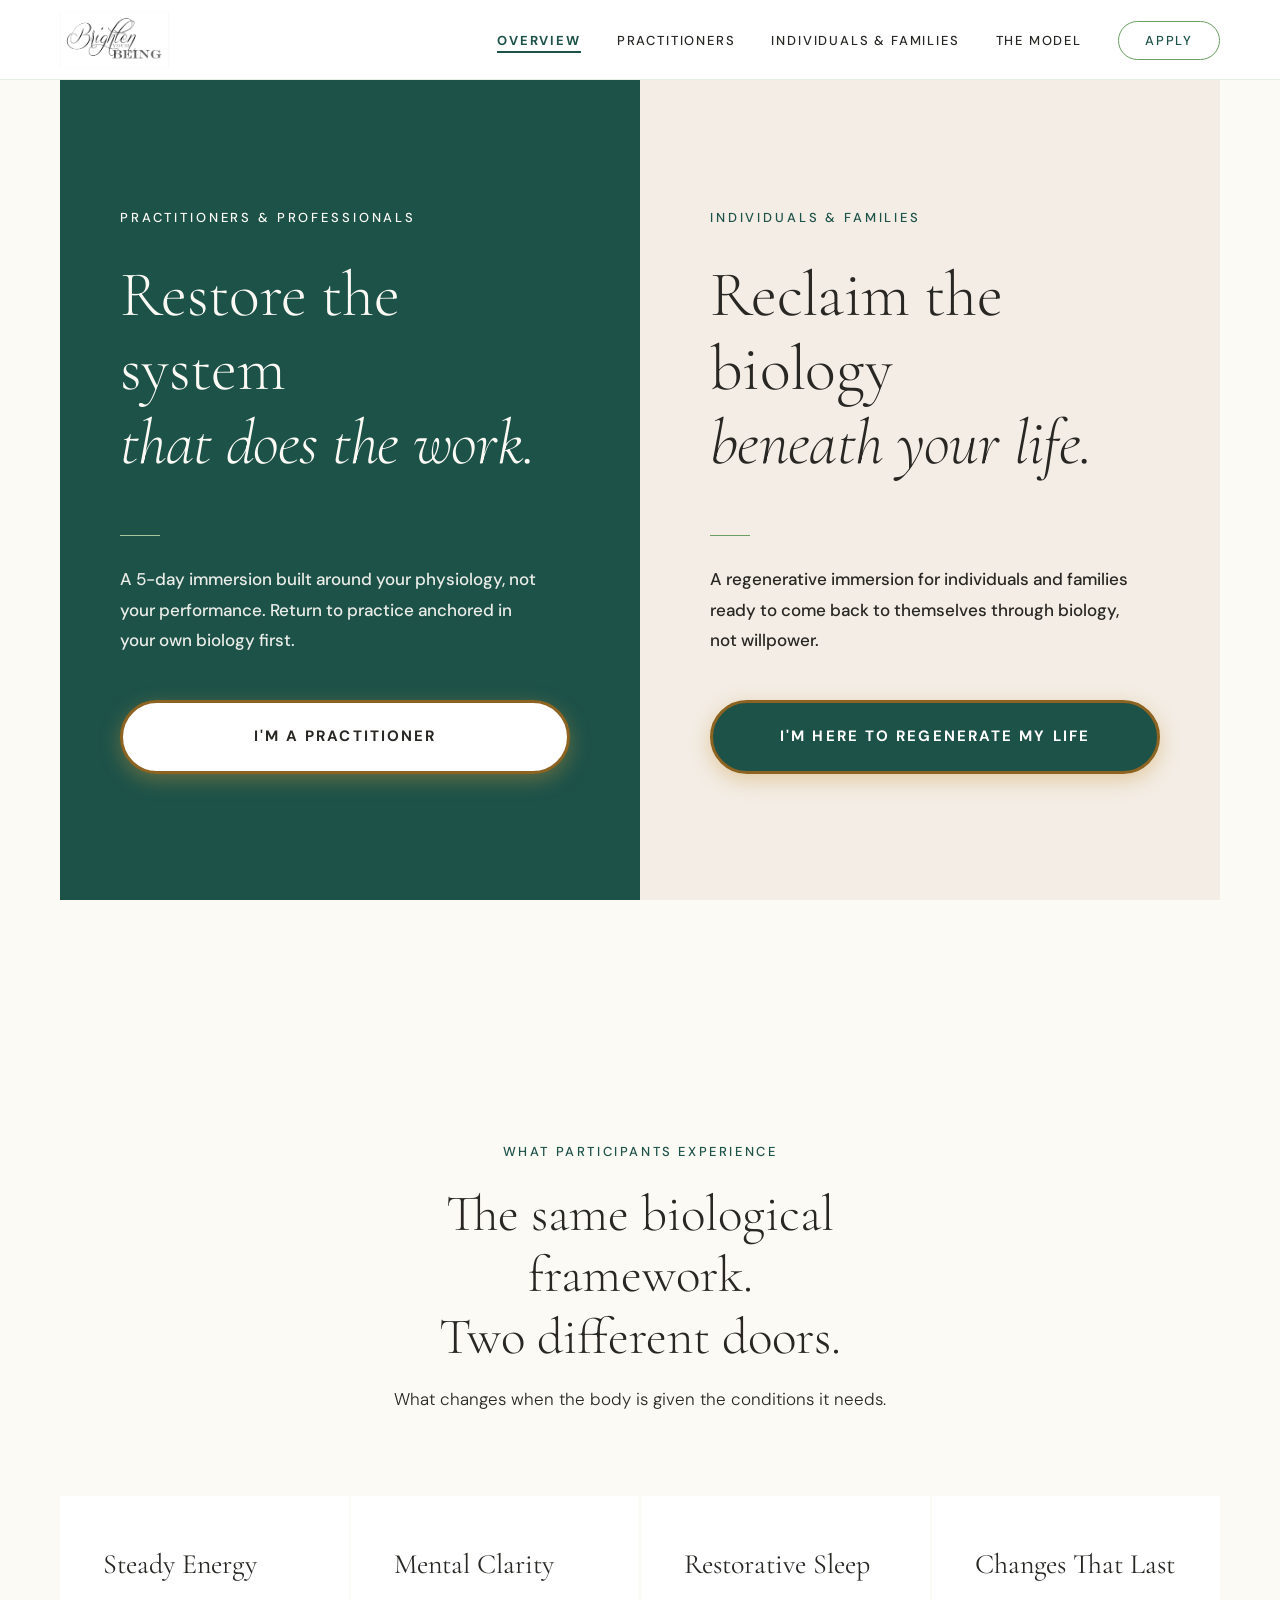
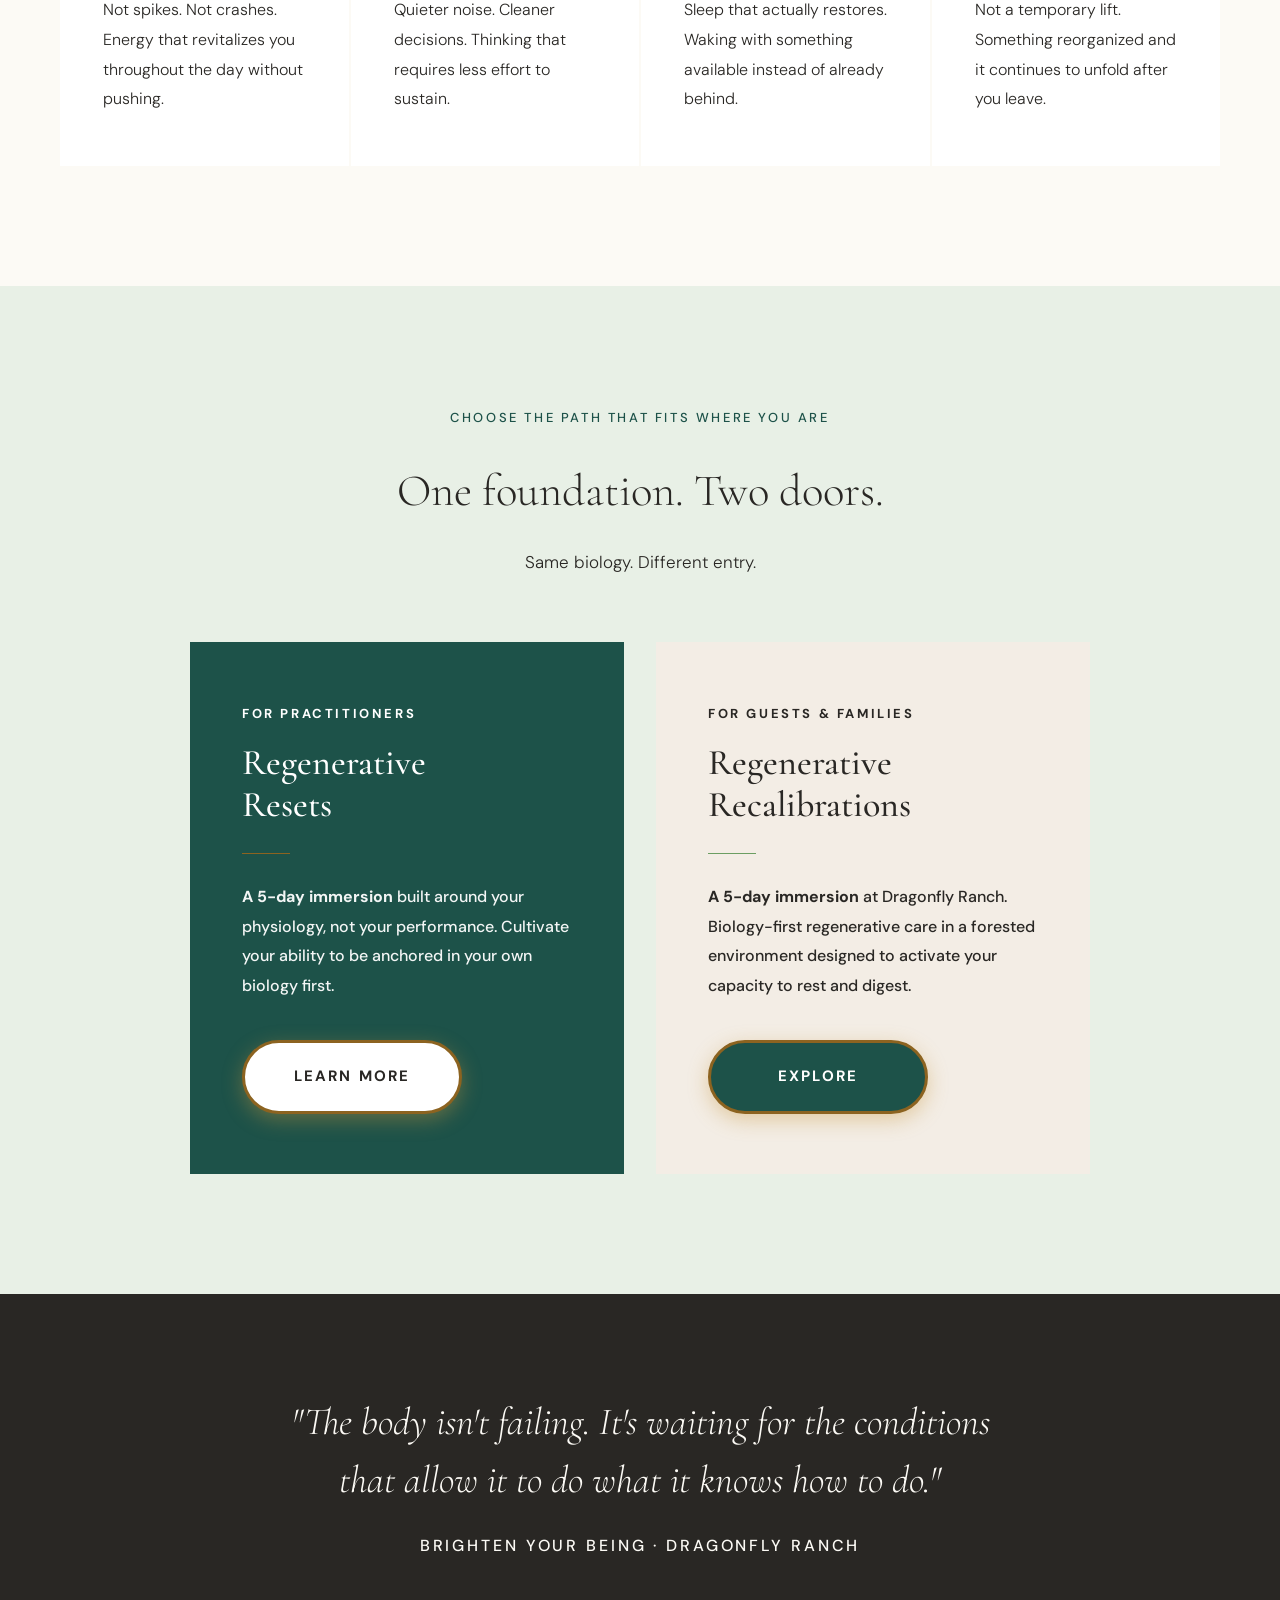
<file: index.html>
<!DOCTYPE html>
<html lang="en">
<head>
<meta charset="UTF-8">
<meta name="viewport" content="width=device-width, initial-scale=1.0">
<title>Brighten Your Being</title>
<link rel="stylesheet" href="css/brighten-index.css">
</head>
<body>

<nav>
  <a href="index.html">
    <img src="assets/Brighten_Your_Being_Logo.png" alt="Brighten Your Being" class="nav-logo-img">
  </a>
  <ul class="nav-links">
    <li><span class="nav-current">Overview</span></li>
    <li><a href="html/brighten_practitioners.html">Practitioners</a></li>
    <li><a href="html/brighten_guests.html">Individuals &amp; Families</a></li>
    <li><a href="html/brighten-system.html">The Model</a></li>
    <li><a href="#apply" class="nav-cta">Apply</a></li>
  </ul>
</nav>

<!-- HERO: TWO DOORS -->
<section class="hero">
  <div class="hero-side reveal">
    <span class="hero-tag hero-tag-light">Practitioners &amp; Professionals</span>
    <h1 class="hero-heading hero-heading-light">Restore the system<br><em>that does the work.</em></h1>
    <div class="hero-divider hero-divider-light"></div>
    <p class="hero-sub hero-sub-light">A 5-day immersion built around your physiology, not your performance. Return to practice anchored in your own biology first.</p>
    <a href="html/brighten_practitioners.html" class="btn btn-white">I'm a Practitioner</a>
  </div>
  <div class="hero-side hero-side-right reveal" style="transition-delay:0.15s">
    <span class="hero-tag">Individuals &amp; Families</span>
    <h1 class="hero-heading">Reclaim the biology<br><em>beneath your life.</em></h1>
    <div class="hero-divider"></div>
    <p class="hero-sub">A regenerative immersion for individuals and families ready to come back to themselves through biology, not willpower.</p>
    <a href="html/brighten_guests.html" class="btn btn-green-bold">I'm Here to Regenerate My Life</a>
  </div>
</section>

<!-- OUTCOMES -->
<section class="outcomes">
  <div class="outcomes-header reveal">
    <span class="eyebrow">What Participants Experience</span>
    <h2>The same biological framework.<br>Two different doors.</h2>
    <p>What changes when the body is given the conditions it needs.</p>
  </div>
  <div class="outcomes-grid">
    <div class="outcome-card reveal">
      <h3>Steady Energy</h3>
      <p>Not spikes. Not crashes. Energy that revitalizes you throughout the day without pushing.</p>
    </div>
    <div class="outcome-card reveal" style="transition-delay:0.1s">
      <h3>Mental Clarity</h3>
      <p>Quieter noise. Cleaner decisions. Thinking that requires less effort to sustain.</p>
    </div>
    <div class="outcome-card reveal" style="transition-delay:0.2s">
      <h3>Restorative Sleep</h3>
      <p>Sleep that actually restores. Waking with something available instead of already behind.</p>
    </div>
    <div class="outcome-card reveal" style="transition-delay:0.3s">
      <h3>Changes That Last</h3>
      <p>Not a temporary lift. Something reorganized and it continues to unfold after you leave.</p>
    </div>
  </div>
</section>

<!-- PATHS -->
<section class="paths" id="apply">
  <span class="eyebrow reveal">Choose the path that fits where you are</span>
  <h2 class="reveal">One foundation. Two doors.</h2>
  <p class="paths-sub reveal">Same biology. Different entry.</p>
  <div class="paths-grid">
    <div class="path-card path-card-dark reveal">
      <span class="eyebrow" style="color:var(--white);margin-bottom:16px;font-weight:700">For Practitioners</span>
      <h3 class="path-title path-title-light" style="font-weight:500;color:var(--white)">Regenerative<br>Resets</h3>
      <div class="rule" style="background:var(--gold)"></div>
      <p class="path-desc path-desc-light" style="font-weight:500;color:rgba(255,255,255,0.95)"><strong>A 5-day immersion</strong> built around your physiology, not your performance. Cultivate your ability to be anchored in your own biology first.</p>
      <a href="html/brighten_practitioners.html" class="btn btn-white">Learn More</a>
    </div>
    <div class="path-card path-card-tan reveal" style="transition-delay:0.15s">
      <span class="eyebrow" style="margin-bottom:16px;color:var(--charcoal);font-weight:700">For Guests &amp; Families</span>
      <h3 class="path-title" style="font-weight:500;color:var(--charcoal)">Regenerative<br>Recalibrations</h3>
      <div class="rule"></div>
      <p class="path-desc" style="font-weight:500;color:var(--charcoal)"><strong>A 5-day immersion</strong> at Dragonfly Ranch. Biology-first regenerative care in a forested environment designed to activate your capacity to rest and digest.</p>
      <a href="html/brighten_guests.html" class="btn btn-green-bold">Explore</a>
    </div>
  </div>
</section>

<!-- CLOSING -->
<div class="closing reveal">
  <blockquote>"The body isn't failing. It's waiting for the conditions that allow it to do what it knows how to do."</blockquote>
  <cite>Brighten Your Being · Dragonfly Ranch</cite>
</div>



<script>
const io = new IntersectionObserver(entries => {
  entries.forEach(e => { if (e.isIntersecting) { e.target.classList.add('visible'); io.unobserve(e.target); } });
}, { threshold: 0.1 });
document.querySelectorAll('.reveal').forEach(el => io.observe(el));
</script>
</body>
</html>
</file>
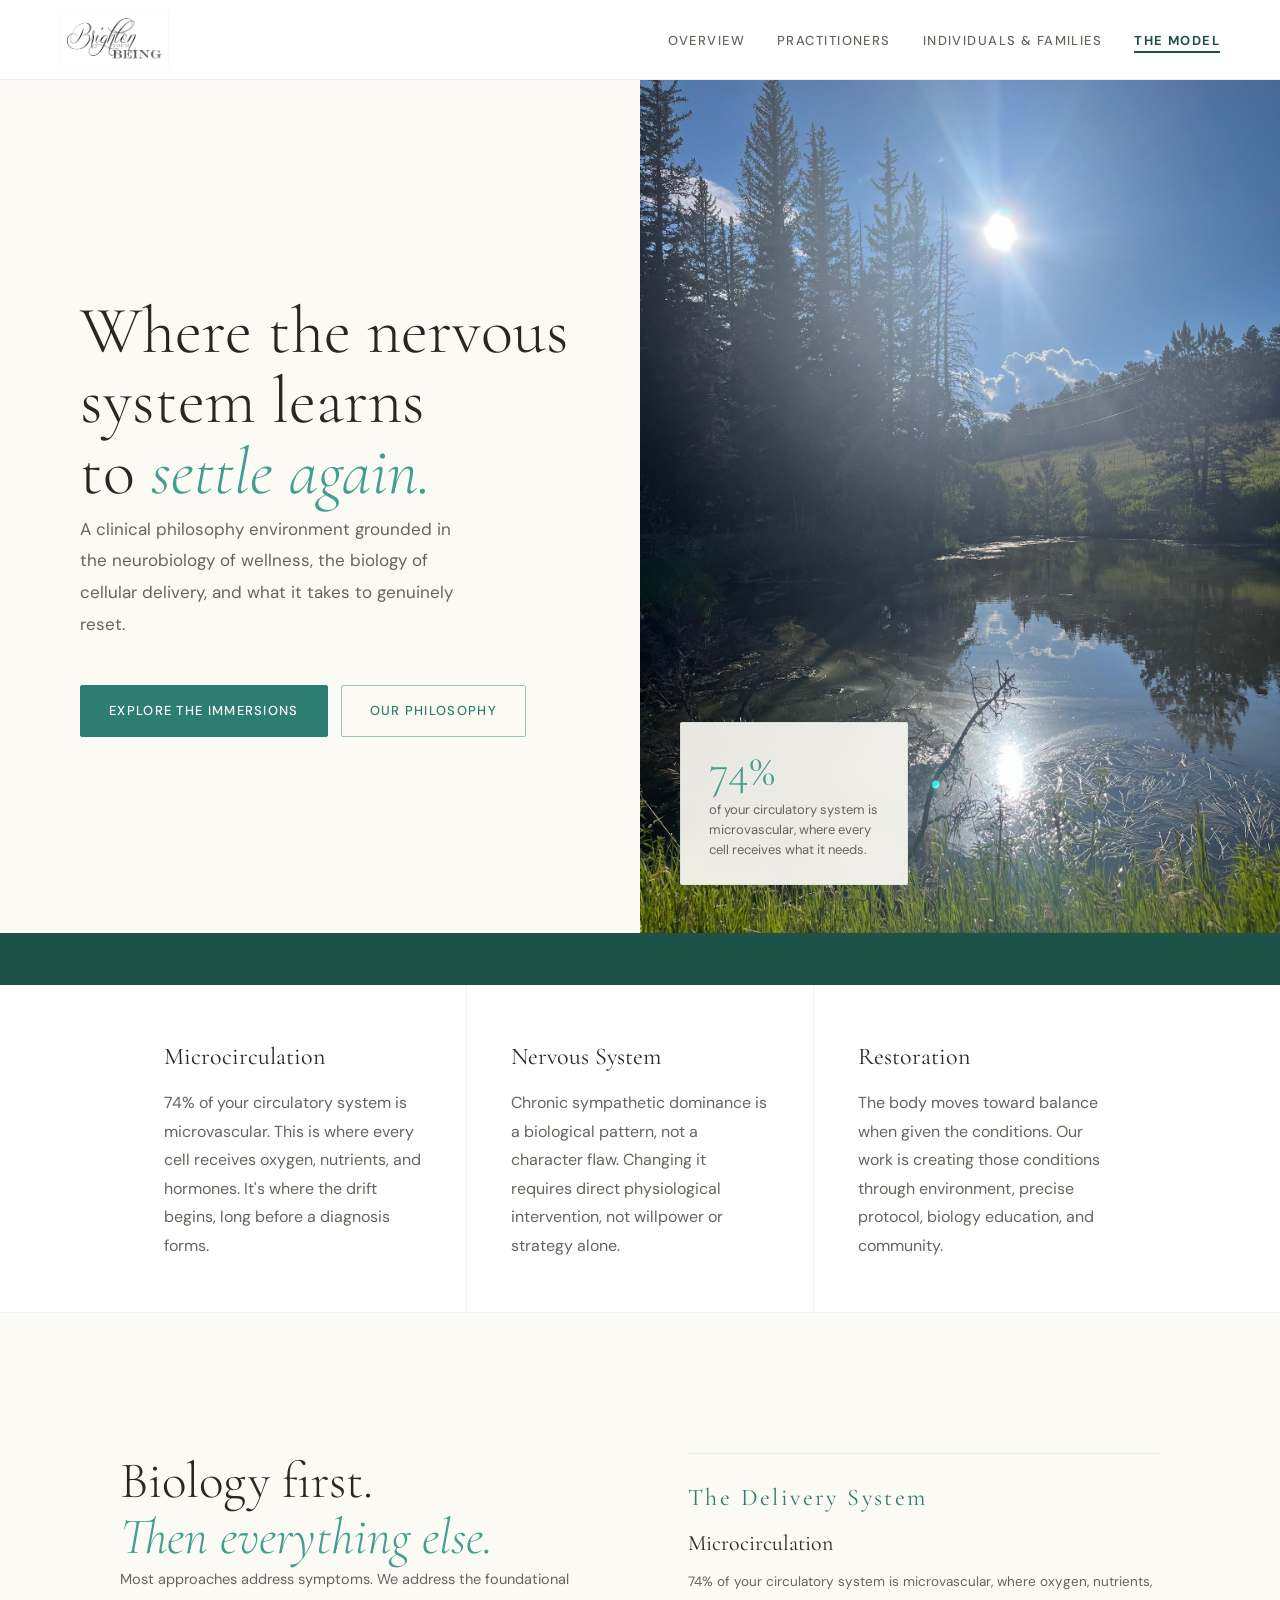
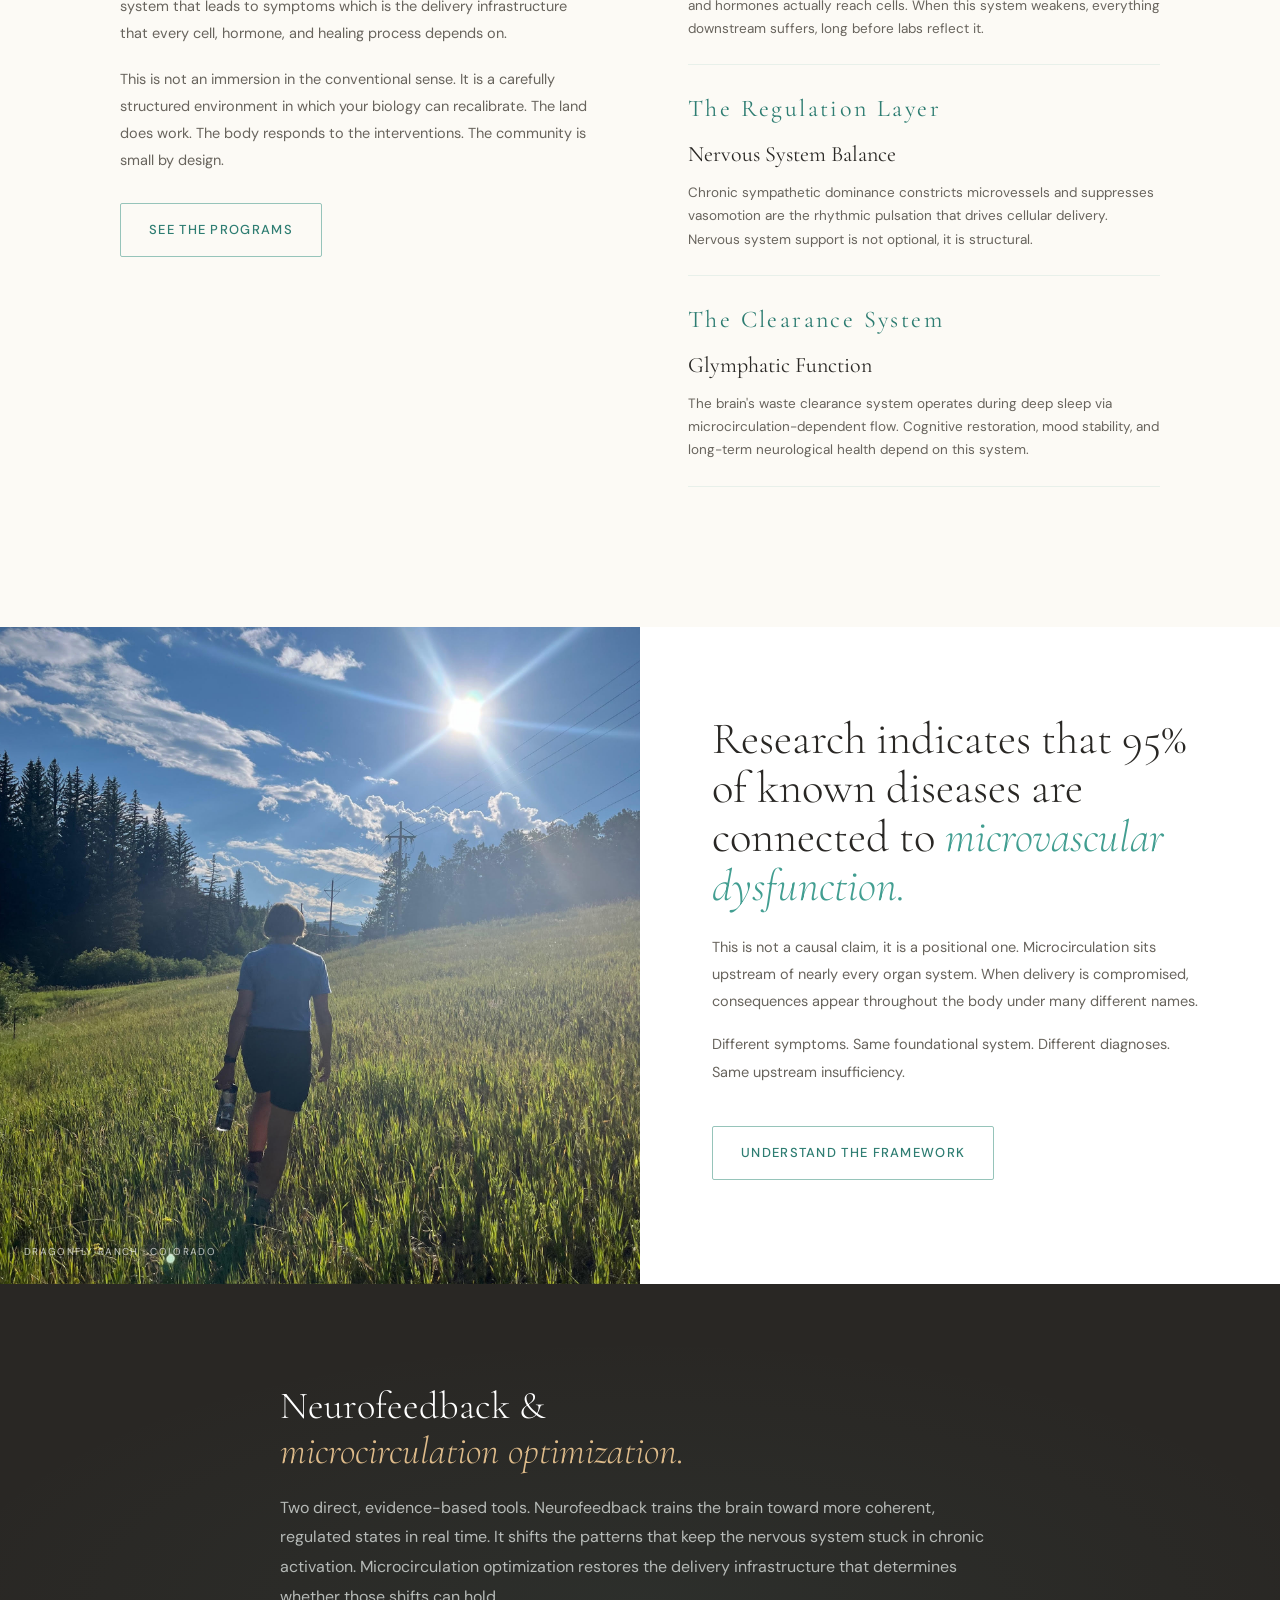
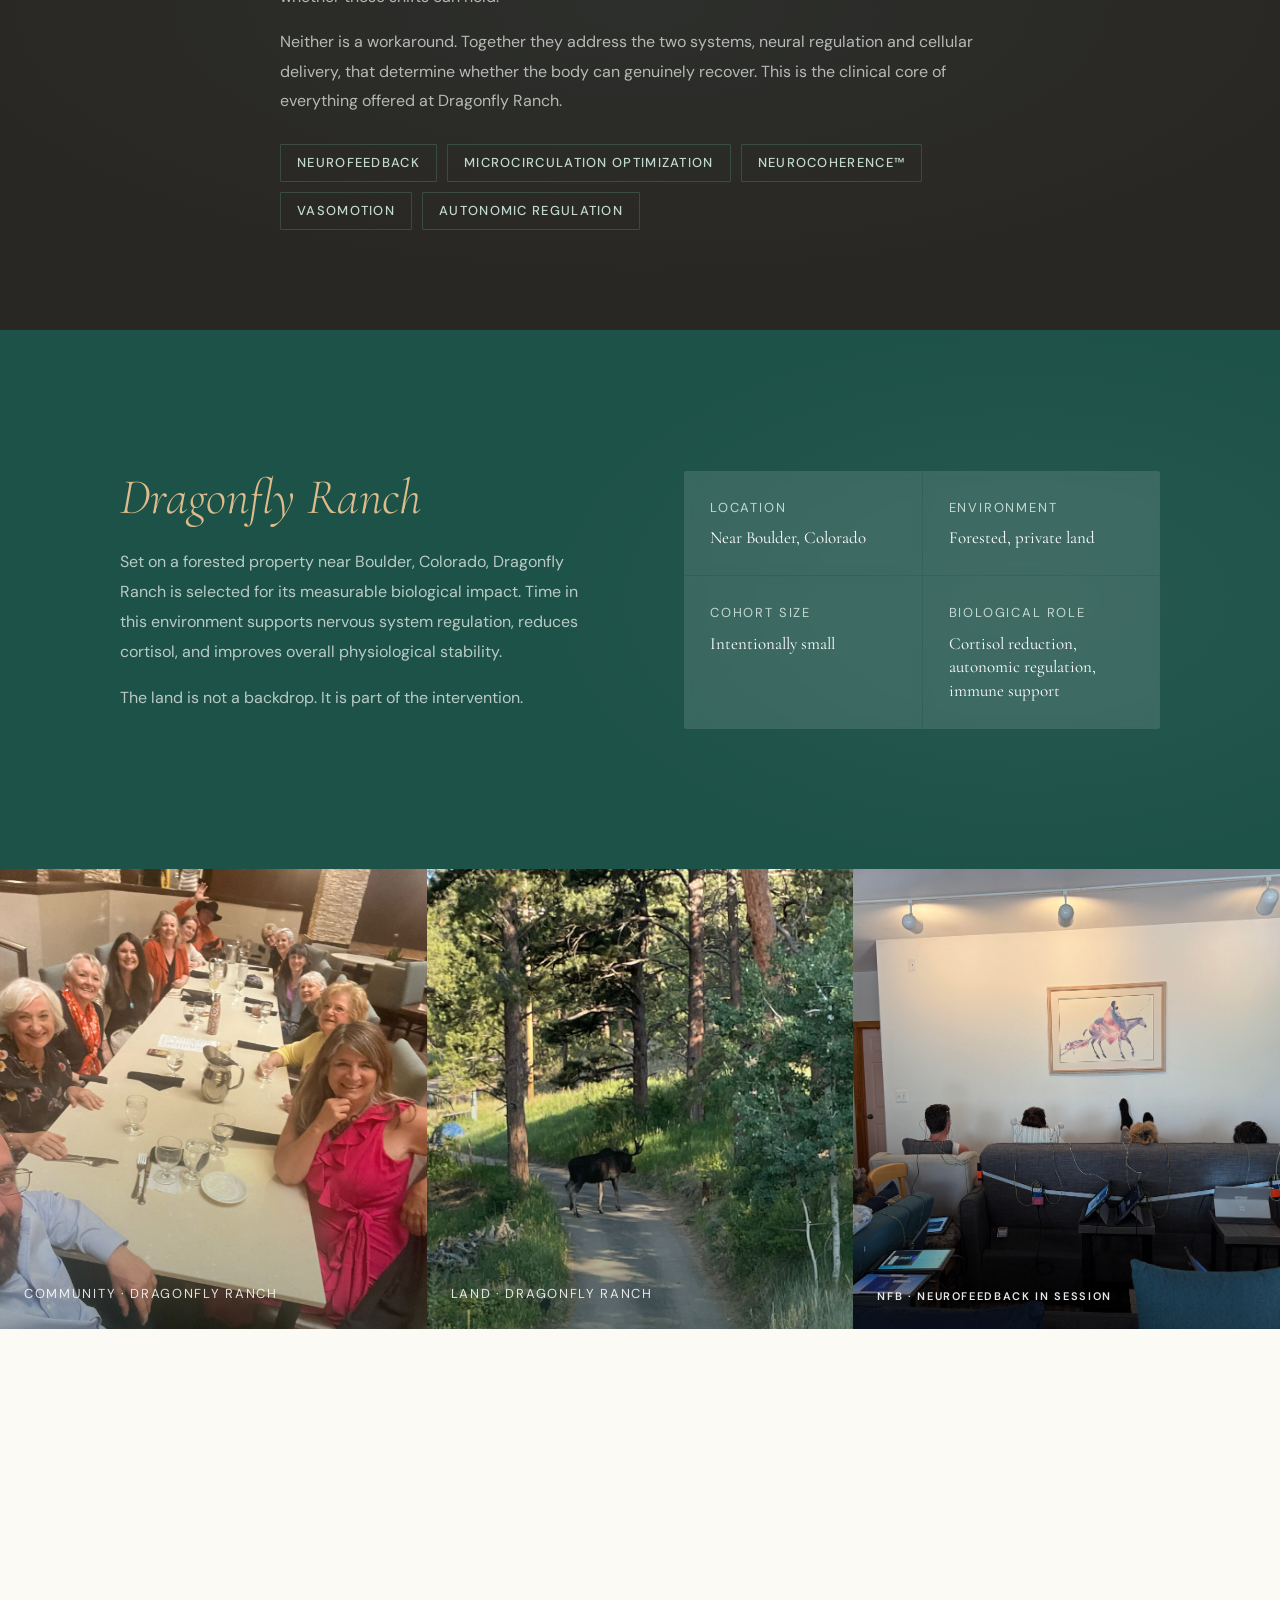
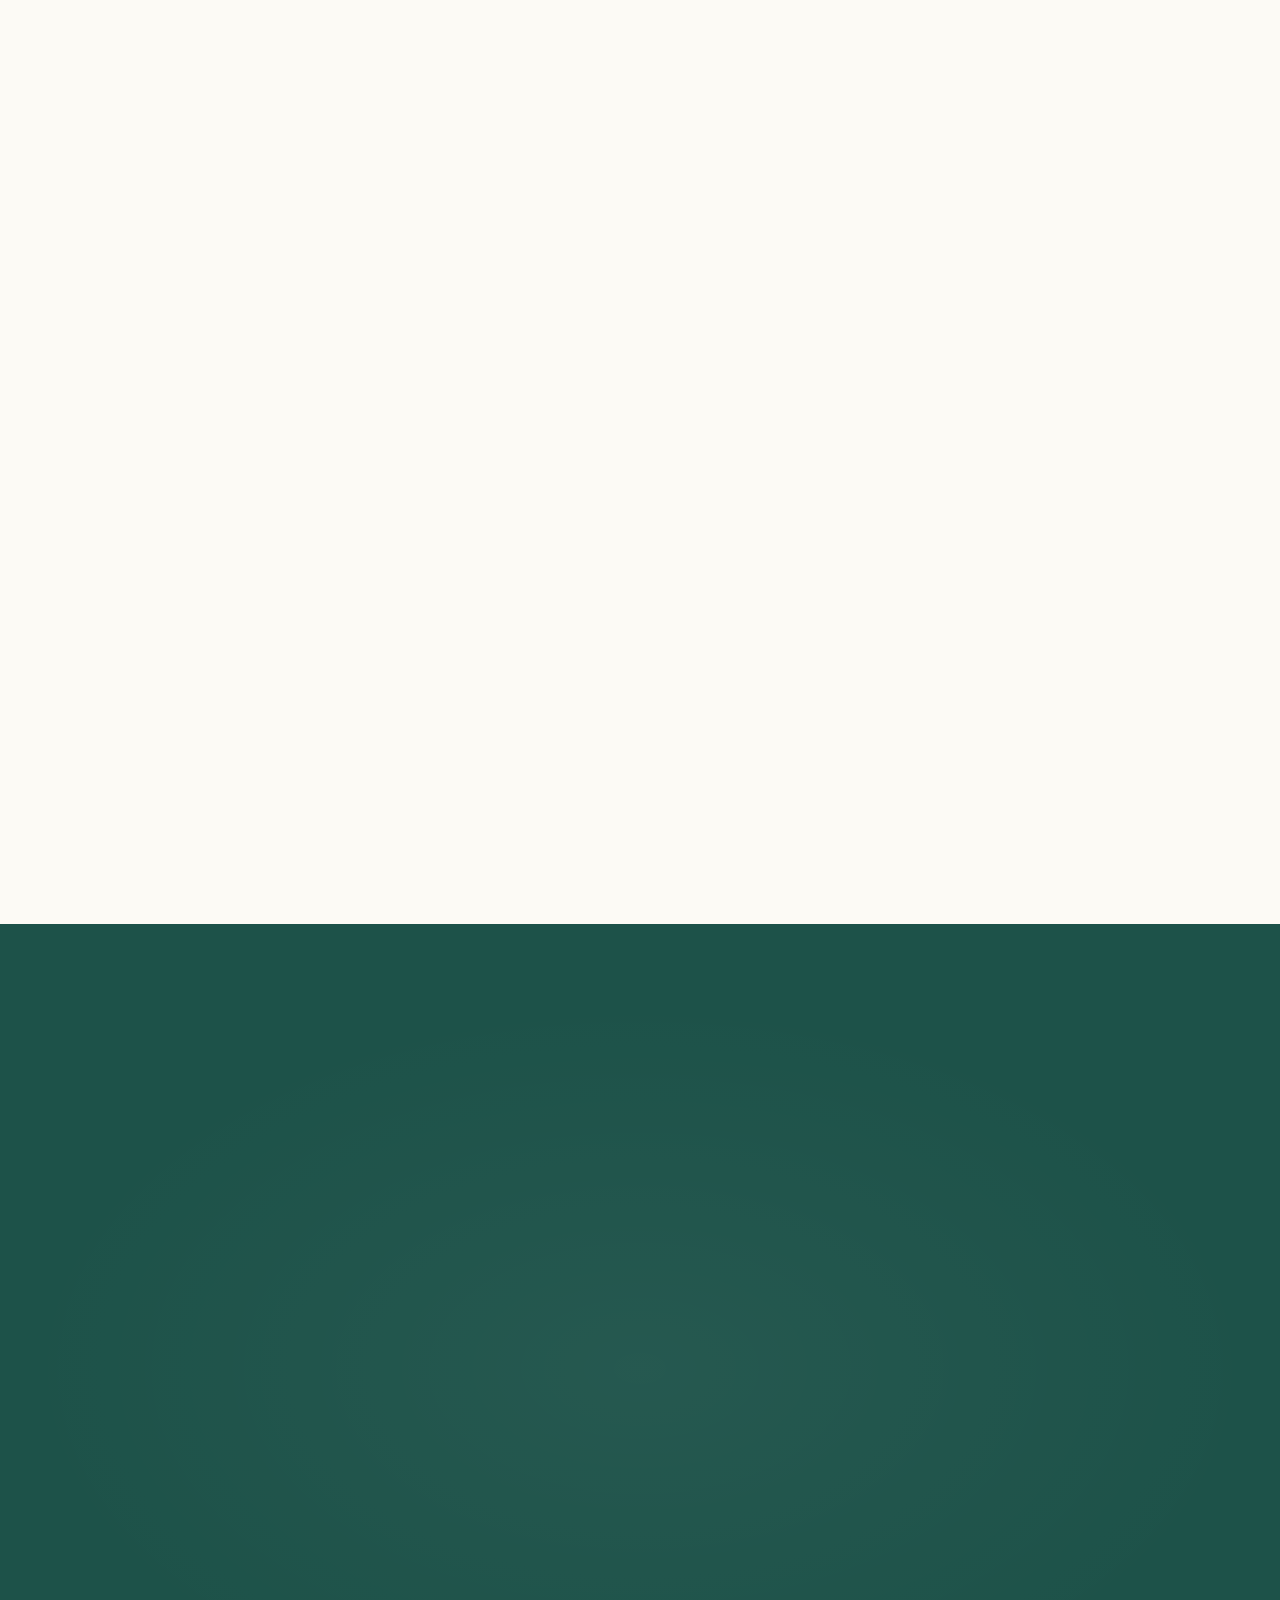
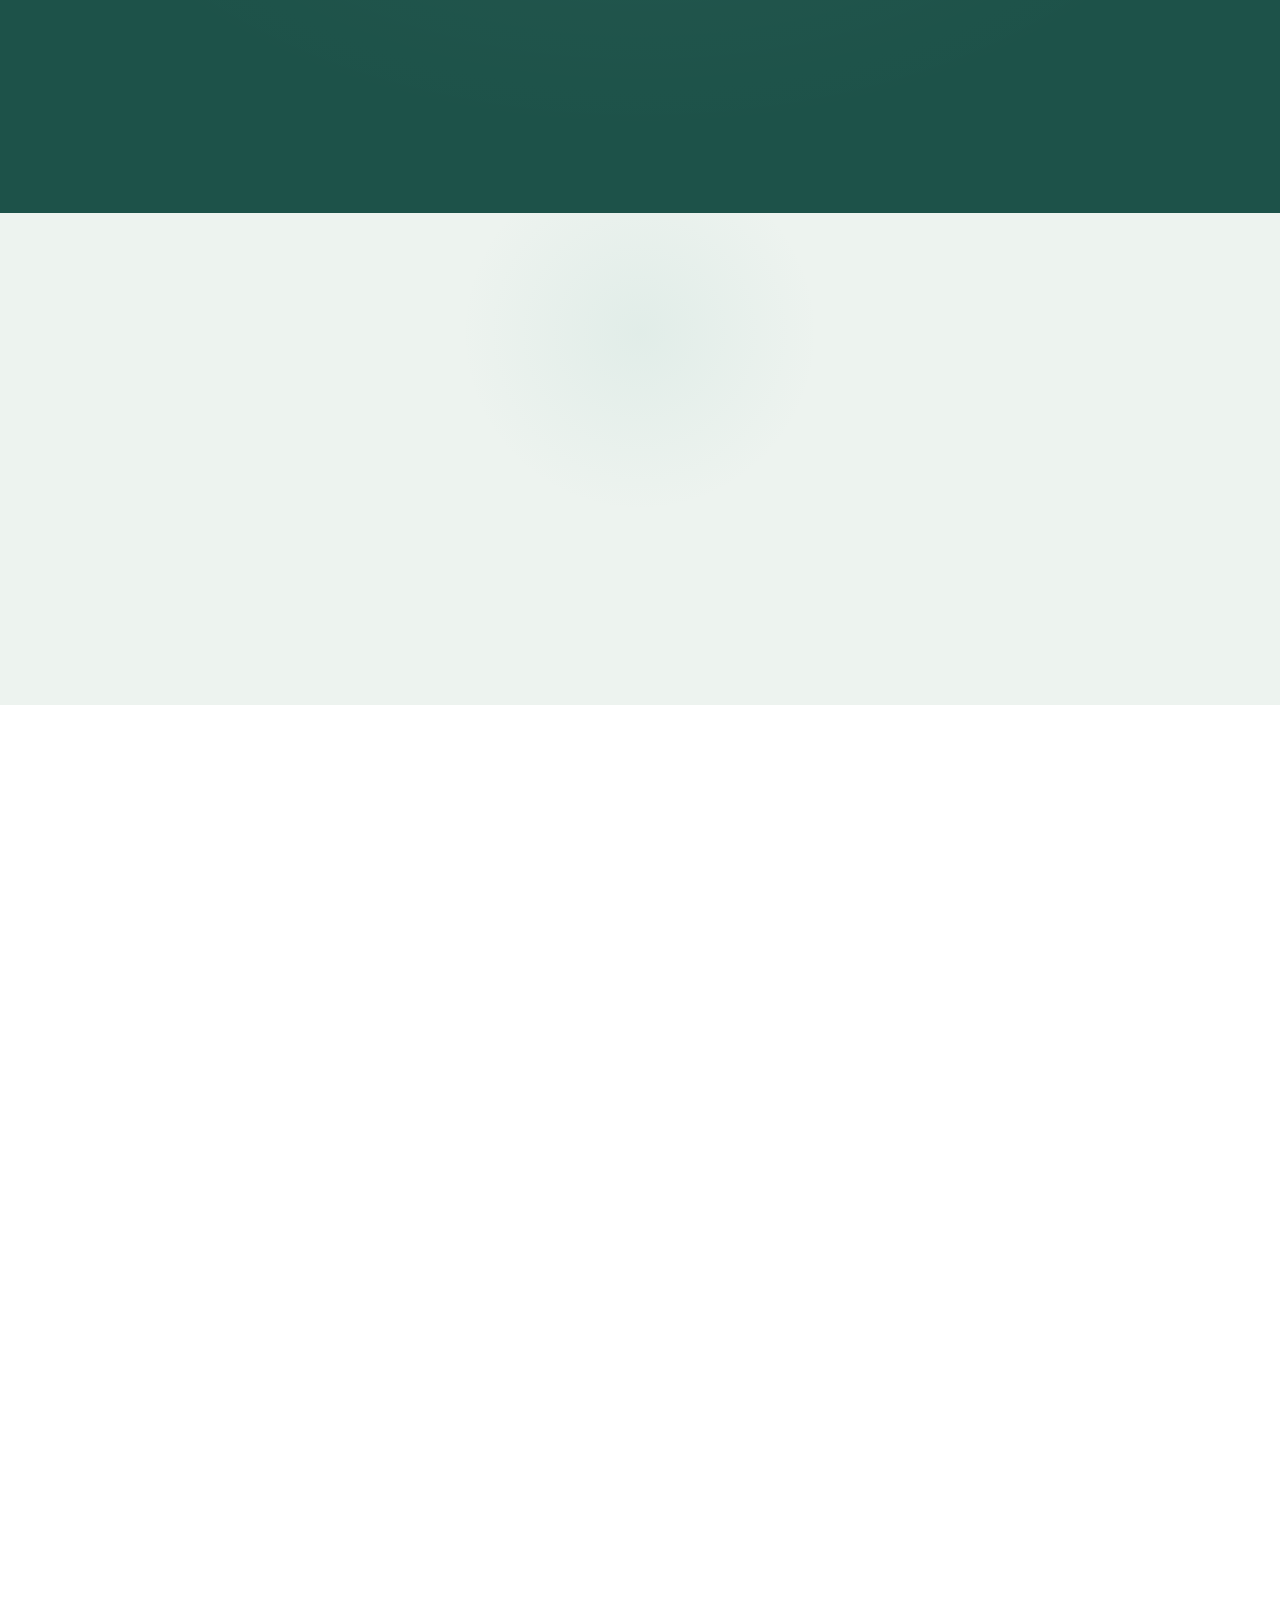
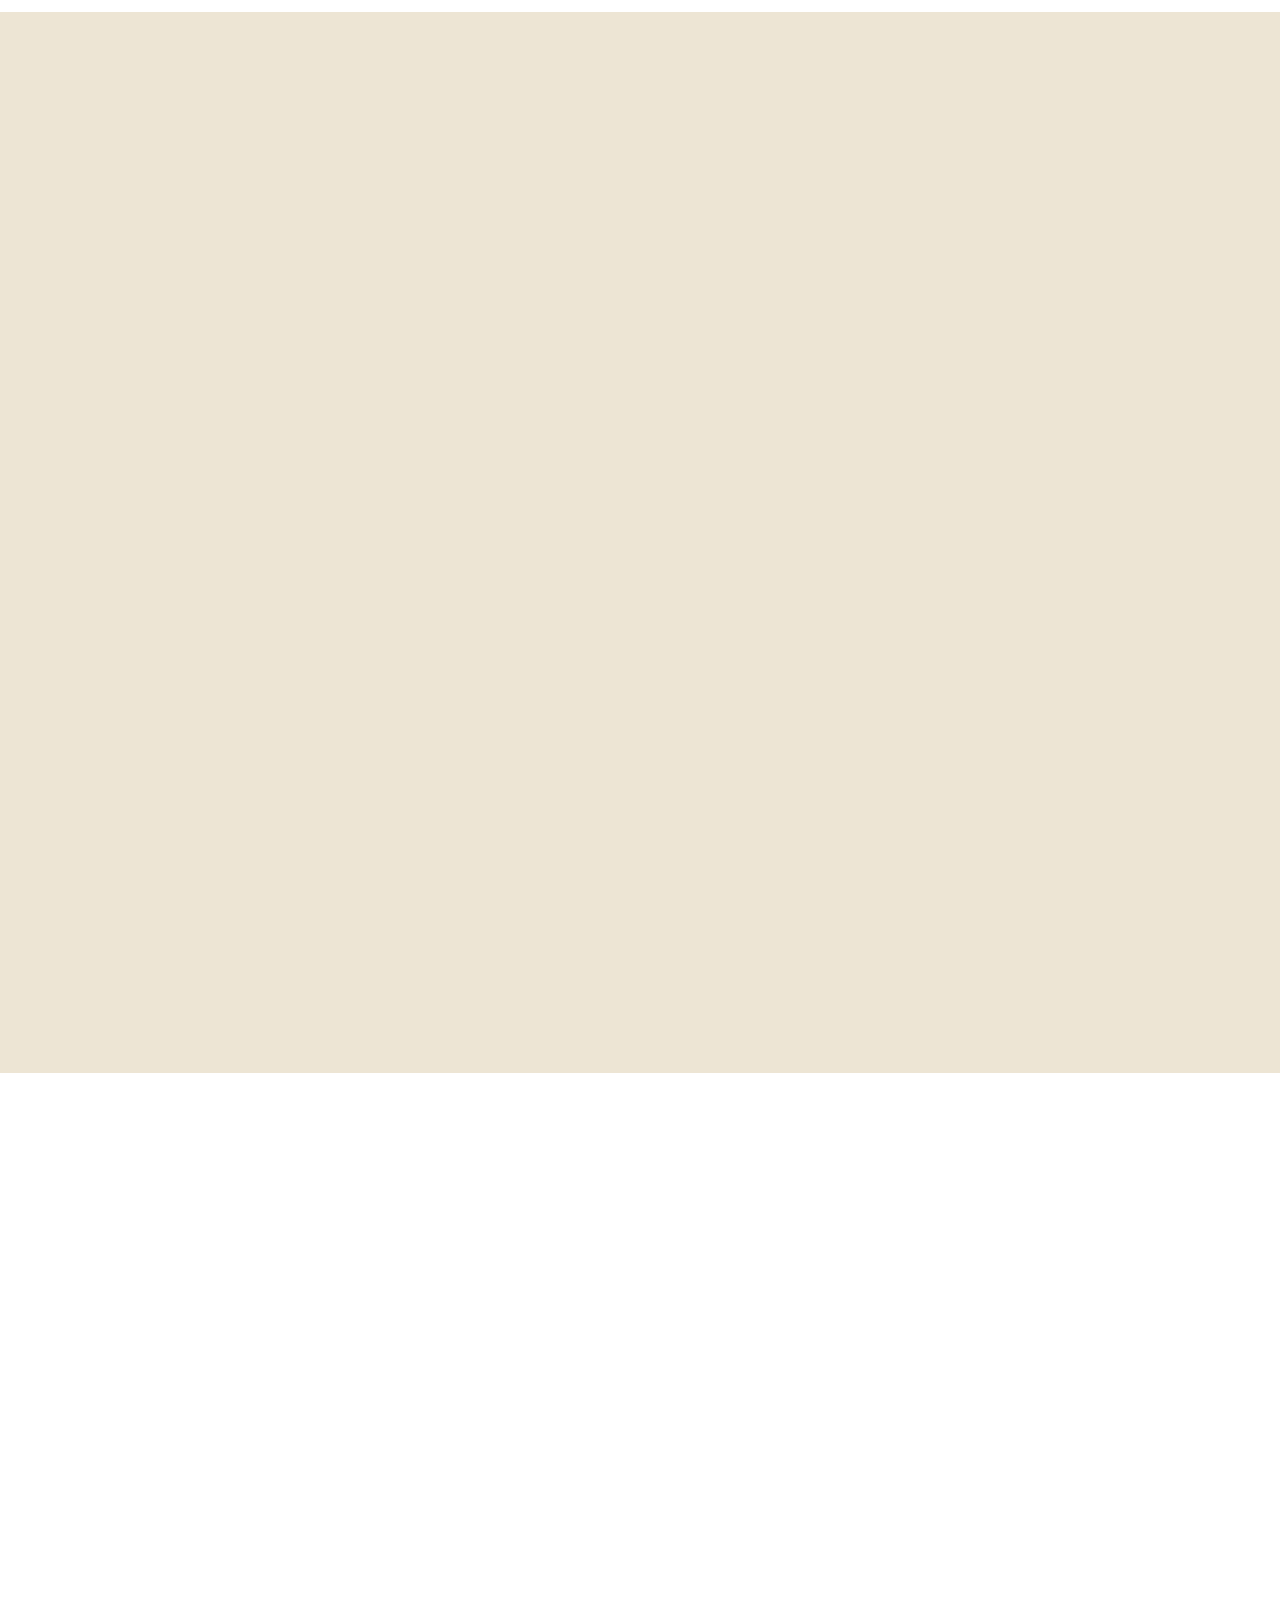
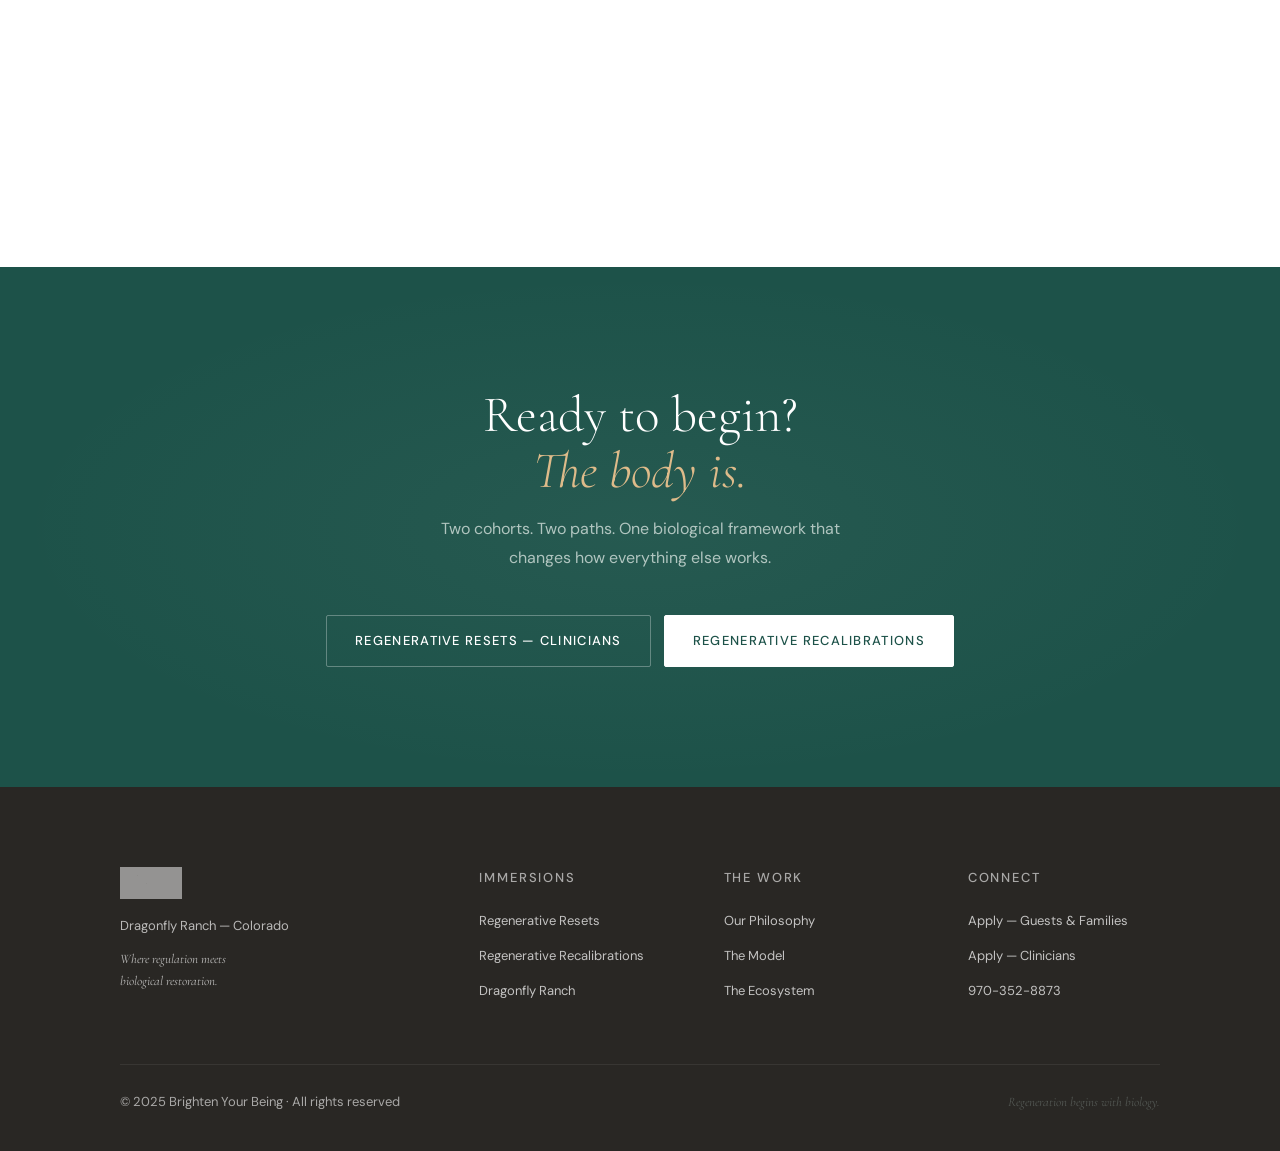
<file: html/brighten-system.html>
<!DOCTYPE html>
<html lang="en">
<head>
<meta charset="UTF-8">
<meta name="viewport" content="width=device-width, initial-scale=1.0">
<title>The Regenerative Model — Brighten Your Being</title>
<link rel="preconnect" href="https://fonts.googleapis.com">
<link href="https://fonts.googleapis.com/css2?family=Cormorant+Garamond:ital,wght@0,300;0,400;0,500;1,300;1,400;1,500&family=DM+Sans:wght@300;400;500&display=swap" rel="stylesheet">
<link rel="stylesheet" href="../css/brighten-system.css">
</head>
<body>

<!-- NAV -->
<nav>
  <a href="../index.html">
    <img src="../assets/Brighten_Your_Being_Logo.png" alt="Brighten Your Being" class="nav-logo-img">
  </a>
  <ul class="nav-links">
    <li><a href="../index.html">Overview</a></li>
    <li><a href="brighten_practitioners.html">Practitioners</a></li>
    <li><a href="brighten_guests.html"> Individuals & Families</a></li>
    <li><span class="nav-current">The Model</span></li>
  </ul>
</nav>

<!-- HERO -->
<section class="hero">
  <div class="hero-left">
    <h1>Where the nervous<br>system learns<br>to <em>settle again.</em></h1>
    <p class="hero-body">A clinical philosophy environment grounded in the neurobiology of wellness, the biology of cellular delivery, and what it takes to genuinely reset.</p>
    <div class="hero-btns">
      <a href="#paths" class="btn-p">Explore the Immersions</a>
      <a href="#philosophy" class="btn-o">Our Philosophy</a>
    </div>
  </div>
  <div class="hero-right">
    <img src="../assets/Pond.jpg" alt="Pond at Dragonfly Ranch" style="width:100%;height:100%;object-fit:cover;display:block;">
    <div class="hero-card">
      <div class="hc-n">74%</div>
      <div class="hc-l">of your circulatory system is microvascular, where every cell receives what it needs.</div>
    </div>
  </div>
</section>

<!-- MARQUEE -->
<div class="mq">
  <div class="mq-t">
  </div>
</div>

<!-- INTRO 3-COL -->
<section class="intro">
  <div class="wrap">
    <div class="intro-grid fade">
      <div class="intro-cell">
        <h3>Microcirculation</h3>
        <p>74% of your circulatory system is microvascular. This is where every cell receives oxygen, nutrients, and hormones. It's where the drift begins, long before a diagnosis forms.</p>
      </div>
      <div class="intro-cell">
        <h3>Nervous System</h3>
        <p>Chronic sympathetic dominance is a biological pattern, not a character flaw. Changing it requires direct physiological intervention, not willpower or strategy alone.</p>
      </div>
      <div class="intro-cell">
        <h3>Restoration</h3>
        <p>The body moves toward balance when given the conditions. Our work is creating those conditions through environment, precise protocol, biology education, and community.</p>
      </div>
    </div>
  </div>
</section>

<!-- PHILOSOPHY -->
<section class="phil" id="philosophy">
  <div class="wrap">
    <div class="phil-grid">
      <div class="phil-l fade">
        <h2 class="serif">Biology first.<br><em>Then everything else.</em></h2>
        <p>Most approaches address symptoms. We address the foundational system that leads to symptoms which is the delivery infrastructure that every cell, hormone, and healing process depends on.</p>
        <p>This is not an immersion in the conventional sense. It is a carefully structured environment in which your biology can recalibrate. The land does work. The body responds to the interventions. The community is small by design.</p>
        <p style="margin-top:28px;"><a href="#paths" class="btn-o">See the Programs</a></p>
      </div>
      <div class="fade">
        <div class="pillar">
          <div class="p-n">The Delivery System</div>
          <h4>Microcirculation</h4>
          <p>74% of your circulatory system is microvascular, where oxygen, nutrients, and hormones actually reach cells. When this system weakens, everything downstream suffers, long before labs reflect it.</p>
        </div>
        <div class="pillar">
          <div class="p-n">The Regulation Layer</div>
          <h4>Nervous System Balance</h4>
          <p>Chronic sympathetic dominance constricts microvessels and suppresses vasomotion are the rhythmic pulsation that drives cellular delivery. Nervous system support is not optional, it is structural.</p>
        </div>
        <div class="pillar">
          <div class="p-n">The Clearance System</div>
          <h4>Glymphatic Function</h4>
          <p>The brain's waste clearance system operates during deep sleep via microcirculation-dependent flow. Cognitive restoration, mood stability, and long-term neurological health depend on this system.</p>
        </div>
      </div>
    </div>
  </div>
</section>

<!-- SPLIT — science left image, text right -->
<section>
  <div class="split fade">
    <div style="position:relative;overflow:hidden;">
      <img src="../assets/Walk.jpg" alt="Walking at Dragonfly Ranch" style="width:100%;height:100%;object-fit:cover;display:block;position:absolute;inset:0;">
      <span style="position:absolute;bottom:24px;left:24px;font-size:10px;letter-spacing:0.13em;text-transform:uppercase;color:rgba(255,255,255,0.7);">Dragonfly Ranch · Colorado</span>
    </div>
    <div class="split-content">
      <h2>Research indicates that 95% of known diseases are connected to <em>microvascular dysfunction.</em></h2>
      <p>This is not a causal claim, it is a positional one. Microcirculation sits upstream of nearly every organ system. When delivery is compromised, consequences appear throughout the body under many different names.</p>
      <p>Different symptoms. Same foundational system. Different diagnoses. Same upstream insufficiency.</p>
      <p style="margin-top:24px;"><a href="#philosophy" class="btn-o">Understand the Framework</a></p>
    </div>
  </div>
</section>

<!-- NEUROBIOLOGY OF WELLNESS BRAND SECTION -->
<section class="nbw-section" id="nbw">
  <div class="wrap">
    <div class="nbw-inner nbw-solo">
      <div class="nbw-text fade">
        <h2>Neurofeedback &amp;<br><em>microcirculation optimization.</em></h2>
        <p>Two direct, evidence-based tools. Neurofeedback trains the brain toward more coherent, regulated states in real time. It shifts the patterns that keep the nervous system stuck in chronic activation. Microcirculation optimization restores the delivery infrastructure that determines whether those shifts can hold.</p>
        <p>Neither is a workaround. Together they address the two systems, neural regulation and cellular delivery, that determine whether the body can genuinely recover. This is the clinical core of everything offered at Dragonfly Ranch.</p>
        <div class="nbw-pills">
          <span class="nbw-pill">Neurofeedback</span>
          <span class="nbw-pill">Microcirculation Optimization</span>
          <span class="nbw-pill">NeuroCoherence™</span>
          <span class="nbw-pill">Vasomotion</span>
          <span class="nbw-pill">Autonomic Regulation</span>
        </div>
      </div>
    </div>
  </div>
</section>

<!-- DRAGONFLY -->
<section class="dragon" id="dragonfly">
  <div class="wrap">
    <div class="dragon-grid">
      <div class="dragon-l fade">
        <h2><em>Dragonfly Ranch</em></h2>
        <p>Set on a forested property near Boulder, Colorado, Dragonfly Ranch is selected for its measurable biological impact. Time in this environment supports nervous system regulation, reduces cortisol, and improves overall physiological stability.</p>
        <p>The land is not a backdrop. It is part of the intervention.</p>
      </div>
      <div class="fade">
        <div class="d-grid">
          <div class="d-cell"><div class="d-lbl">Location</div><div class="d-val">Near Boulder, Colorado</div></div>
          <div class="d-cell"><div class="d-lbl">Environment</div><div class="d-val">Forested, private land</div></div>
          <div class="d-cell"><div class="d-lbl">Cohort size</div><div class="d-val">Intentionally small</div></div>
          <div class="d-cell"><div class="d-lbl">Biological role</div><div class="d-val">Cortisol reduction, autonomic regulation, immune support</div></div>
        </div>
      </div>
    </div>
  </div>
</section>

<!-- PHOTO TRIO -->
<div class="trio">
  <div class="trio-c">
    <img src="../assets/dinner.png" alt="Brighten Your Being community dinner" style="position:absolute;inset:0;width:100%;height:100%;object-fit:cover;display:block;">
    <div style="position:absolute;inset:0;background:linear-gradient(to top,rgba(20,40,30,0.35) 0%,transparent 60%);"></div>
    <span class="tc-label" style="color:rgba(255,255,255,0.85);opacity:1;">Community · Dragonfly Ranch</span>
  </div>
  <div class="trio-c">
    <img src="../assets/moose.jpg" alt="Moose on the path at Dragonfly Ranch" style="position:absolute;inset:0;width:100%;height:100%;object-fit:cover;display:block;">
    <div style="position:absolute;inset:0;background:linear-gradient(to top,rgba(20,40,30,0.45) 0%,transparent 60%);"></div>
    <span class="tc-label" style="color:rgba(255,255,255,0.85);opacity:1;">Land · Dragonfly Ranch</span>
  </div>
  <div class="trio-c">
    <img src="../assets/neurofeedback.jpg" alt="Neurofeedback session at Dragonfly Ranch" style="position:absolute;inset:0;width:100%;height:100%;object-fit:cover;display:block;">
    <div style="position:absolute;inset:0;background:linear-gradient(to top,rgba(0,0,0,0.55) 0%,transparent 50%);"></div>
    <span class="tc-label" style="color:rgba(255,255,255,0.9);opacity:1;font-size:11px;font-weight:600;letter-spacing:0.15em;">NFB · Neurofeedback in Session</span>
  </div>
</div>

<!-- TWO PATHS -->
<section class="paths" id="paths">
  <div class="wrap">
    <div class="paths-hd fade">
      <h2>One foundation.<br><em>Two doors.</em></h2>
      <p>Same biology. Different entry.</p>
    </div>
    <div class="paths-grid fade">
      <div class="path resets">
        <span class="p-tag">For Practitioners</span>
        <h3>Regenerative<br>Resets</h3>
        <p class="p-body">A 5-day immersion built around your physiology, not your performance. Return to practice anchored in your own biology first.</p>
        <ul class="p-list">
          <li>Physiology education: 16 topic series</li>
          <li>Microcirculation therapy protocols</li>
          <li>Neurofeedback clinical training</li>
          <li>Regenerative Practice Network access</li>
          <li>Clinical conversation frameworks</li>
        </ul>
        <a href="brighten_practitioners.html" class="btn-o">Learn More →</a>
      </div>
      <div class="path recals">
        <span class="p-tag">For Guests &amp; Families</span>
        <h3>Regenerative<br>Recalibrations</h3>
        <p class="p-body">A 5-day immersion at Dragonfly Ranch. Biology-first regenerative care in a forested environment designed to activate your capacity to rest and digest.</p>
        <ul class="p-list">
          <li>Microcirculation therapy: daily sessions</li>
          <li>Neurofeedback training</li>
          <li>Forest immersion at Dragonfly Ranch</li>
          <li>Biology education: understand your system</li>
          <li>Co-regulation in small community</li>
        </ul>
        <a href="brighten_guests.html" class="btn-g">Explore →</a>
      </div>
    </div>
  </div>
</section>

<!-- PARTICIPANT RESULTS -->
<section style="padding:100px 0;background:var(--sage-dark);position:relative;overflow:hidden;">
  <div style="position:absolute;inset:0;background:radial-gradient(ellipse 70% 60% at 50% 50%,rgba(255,255,255,0.04) 0%,transparent 70%);"></div>
  <div class="wrap" style="position:relative;z-index:2;">
    <div class="fade" style="text-align:center;margin-bottom:64px;">
      <div style="font-size:11px;font-weight:500;letter-spacing:0.2em;text-transform:uppercase;color:var(--gold-light);margin-bottom:16px;">What Participants Say</div>
      <h2 style="font-family:'Cormorant Garamond',serif;font-size:clamp(30px,3.5vw,48px);font-weight:300;color:var(--white);line-height:1.1;">The results speak<br><em style="font-style:italic;color:var(--gold-light);">for themselves.</em></h2>
    </div>
    <div class="fade" style="display:grid;grid-template-columns:repeat(3,1fr);gap:2px;background:rgba(255,255,255,0.08);">
      <div style="background:rgba(255,255,255,0.05);padding:48px 40px;position:relative;">
        <div style="font-size:60px;font-family:Cormorant Garamond,serif;color:var(--gold-light);opacity:0.25;line-height:1;position:absolute;top:20px;left:28px;">&ldquo;</div>
        <p style="font-family:Cormorant Garamond,serif;font-size:18px;font-style:italic;color:rgba(255,255,255,0.88);line-height:1.75;margin-bottom:28px;position:relative;z-index:1;">I am a stronger, wiser, calmer, and more peaceful person, which significantly positively affects my business and personal relationships and productivity. I wholeheartedly recommend this process for any family or team who want to take their relationships and performance up a notch.</p>
        <div style="width:28px;height:1px;background:var(--gold-light);opacity:0.5;"></div>
      </div>
      <div style="background:rgba(255,255,255,0.05);padding:48px 40px;position:relative;">
        <div style="font-size:60px;font-family:Cormorant Garamond,serif;color:var(--gold-light);opacity:0.25;line-height:1;position:absolute;top:20px;left:28px;">&ldquo;</div>
        <p style="font-family:Cormorant Garamond,serif;font-size:18px;font-style:italic;color:rgba(255,255,255,0.88);line-height:1.75;margin-bottom:28px;position:relative;z-index:1;">I am deeply aware of my feelings and my levels of consciousness throughout the day, and I know that I have never been as positive or as present as I am now. Peace is coming from a deep place within. I return quickly to equanimity from any disturbances.</p>
        <div style="width:28px;height:1px;background:var(--gold-light);opacity:0.5;"></div>
      </div>
      <div style="background:rgba(255,255,255,0.05);padding:48px 40px;position:relative;">
        <div style="font-size:60px;font-family:Cormorant Garamond,serif;color:var(--gold-light);opacity:0.25;line-height:1;position:absolute;top:20px;left:28px;">&ldquo;</div>
        <p style="font-family:Cormorant Garamond,serif;font-size:18px;font-style:italic;color:rgba(255,255,255,0.88);line-height:1.75;margin-bottom:28px;position:relative;z-index:1;">I am enjoying a new sense of groundedness and calmness. I experienced a profound sense of stillness towards the end of the program that lasted. I know the training continues to impact my state of being in a deeply positive way.</p>
        <div style="width:28px;height:1px;background:var(--gold-light);opacity:0.5;"></div>
      </div>
    </div>
    <div class="fade" style="text-align:center;margin-top:56px;display:flex;gap:16px;justify-content:center;flex-wrap:wrap;">
      <a href="brighten_practitioners.html" style="display:inline-block;font-size:13px;font-weight:600;letter-spacing:0.08em;text-transform:uppercase;color:var(--sage-dark);background:var(--white);padding:17px 36px;border-radius:2px;text-decoration:none;">Regenerative Resets &mdash; Clinicians</a>
      <a href="brighten_guests.html" style="display:inline-block;font-size:13px;font-weight:600;letter-spacing:0.08em;text-transform:uppercase;color:var(--white);background:var(--gold);padding:17px 36px;border-radius:2px;text-decoration:none;border:1px solid var(--gold);">Regenerative Recalibrations</a>
    </div>
  </div>
</section>

<!-- QUOTE -->
<section class="q-sec">
  <div class="wrap">
    <blockquote class="fade">"You've been trying hard enough.<br>The missing piece wasn't effort.<br>It was delivery."</blockquote>
    <cite class="fade">— Brighten Your Being</cite>
  </div>
</section>

<!-- THREE LEVERS -->
<section class="levers">
  <div class="wrap">
    <div class="levers-hd fade">
      <h2>Three levers.<br><em>One foundation.</em></h2>
      <p>Every protocol in the Brighten Your Being ecosystem addresses these three biological systems because together they determine cellular function, cognitive performance, and recovery capacity.</p>
    </div>
    <div class="levers-g fade">
      <div class="lev"><div class="lev-n"></div><div class="lev-i"><svg width="20" height="20" viewBox="0 0 24 24" fill="none" stroke="var(--sage-mid)" stroke-width="1.5"><circle cx="12" cy="12" r="9"/><path d="M12 3c3 3 5 6 5 9s-2 6-5 9M12 3c-3 3-5 6-5 9s2 6 5 9"/></svg></div><h4>Microcirculation</h4><p>The 74% of your circulatory system that determines whether oxygen, nutrients, and hormones actually reach cells, the foundational delivery layer of every biological process.</p></div>
      <div class="lev"><div class="lev-n"></div><div class="lev-i"><svg width="20" height="20" viewBox="0 0 24 24" fill="none" stroke="var(--sage-mid)" stroke-width="1.5"><path d="M12 2C8 6 4 9 4 13a8 8 0 0016 0c0-4-4-7-8-11z"/></svg></div><h4>Glymphatic Clearance</h4><p>The brain's waste management system. It is active during deep sleep and dependent on microcirculation. Cognitive restoration and long-term neurological health require this system to function as designed.</p></div>
      <div class="lev"><div class="lev-n"></div><div class="lev-i"><svg width="20" height="20" viewBox="0 0 24 24" fill="none" stroke="var(--sage-mid)" stroke-width="1.5"><path d="M22 12h-4l-3 9L9 3l-3 9H2"/></svg></div><h4>Mitochondrial Function</h4><p>Cellular energy production, the mechanism by which oxygen becomes capacity. When mitochondria are supported, fatigue resolves, metabolism normalizes, and healing accelerates.</p></div>
    </div>
  </div>
</section>

<!-- ECOSYSTEM -->
<section class="eco" id="ecosystem">
  <div class="wrap">
    <div class="eco-hd fade">
      <h2>One philosophy.<br><em>Multiple expressions.</em></h2>
      <p>Brighten Your Being is a framework, a place, and a community — each expression grounded in the same biological precision.</p>
    </div>
    <div class="eco-tree fade">
      <div class="eco-root"><div class="er-n">Brighten Your Being</div><div class="er-s">The Philosophy — Regulation &amp; Restoration</div></div>
      <div class="eco-ln"></div>
      <div class="eco-pl"><div class="ep-n">Dragonfly Ranch</div><div class="ep-s">The Place — Environment as Regulator</div></div>
      <div class="eco-ln"></div>
      <div class="eco-br">
        <div class="eco-b"><div class="eco-ln"></div><div class="eco-lf resets" style="cursor:pointer;" onclick="location.href='brighten_practitioners.html'"><div class="el-n">Regenerative Resets</div><div class="el-s">Practitioners &amp; Professionals</div><div class="el-d">NeuroCoherence™ &amp; Biological Restoration<br>For healthcare professionals</div></div></div>
        <div class="eco-b"><div class="eco-ln"></div><div class="eco-lf recals" style="cursor:pointer;" onclick="location.href='brighten_guests.html'"><div class="el-n">Regenerative Recalibrations</div><div class="el-s">Individuals &amp; Families</div><div class="el-d">Nervous System Balance &amp; Biological Restoration<br>For individuals &amp; families ready to restore</div></div></div>
      </div>
    </div>
  </div>
</section>

<!-- SPLIT — founder text left, quote right -->
<section class="founder">
  <div class="wrap">
    <div class="founder-g">
      <div class="founder-t fade">
        <h2>35 years of asking<br><em>the deeper question.</em></h2>
          <p>The Brighten Your Being framework emerged from more than three decades at the intersection of neurobiology, trauma, and family systems. It was also shaped by personal experience navigating what standard medicine couldn't explain.</p>        <p>Biology first. Then everything else. This orientation predates the clinical framework. It came from watching what actually worked in real bodies over real time.</p>
        <div class="f-cred"><div class="fn">LoriGrace Kochevar</div><div class="ft">M.S., L.P.C.<br>Founder, Brighten Your Being &amp; Brighten the Brain<br>Steward, Dragonfly Ranch</div></div>
      </div>
      <div class="fade" style="display:flex;align-items:center;justify-content:center;">
        <img src="../assets/LoriGrace.jpg" alt="LoriGrace Kochevar" style="width:100%;max-width:420px;height:480px;object-fit:cover;object-position:center 20%;border-radius:2px;display:block;">
      </div>
    </div>
  </div>
</section>

<!-- CTA -->
<section class="cta">
  <div class="wrap">
    <h2>Ready to begin?<br><em>The body is.</em></h2>
    <p>Two cohorts. Two paths. One biological framework that changes how everything else works.</p>
    <div class="cta-btns">
      <a href="brighten_practitioners.html" class="btn-gh">Regenerative Resets — Clinicians</a>
      <a href="brighten_guests.html" class="btn-w">Regenerative Recalibrations</a>
    </div>
  </div>
</section>

<!-- FOOTER -->
<footer>
  <div class="wrap">
    <div class="f-grid">
      <div class="f-brand">
        <img src="../assets/Brighten_Your_Being_Logo.png" alt="Brighten Your Being">
        <p>Dragonfly Ranch — Colorado</p>
        <p class="f-tag">Where regulation meets<br>biological restoration.</p>
      </div>
      <div class="f-col"><h5>Immersions</h5><ul><li><a href="brighten_practitioners.html">Regenerative Resets</a></li><li><a href="brighten_guests.html">Regenerative Recalibrations</a></li><li><a href="brighten_hub.html#dragonfly">Dragonfly Ranch</a></li></ul></div>
      <div class="f-col"><h5>The Work</h5><ul><li><a href="brighten_hub.html">Our Philosophy</a></li><li><a href="brighten_system.html">The Model</a></li><li><a href="brighten_hub.html#ecosystem">The Ecosystem</a></li></ul></div>
      <div class="f-col"><h5>Connect</h5><ul><li><a href="brighten_guests.html#guest-apply">Apply — Guests &amp; Families</a></li><li><a href="brighten_practitioners.html#prac-apply">Apply — Clinicians</a></li><li><a href="#">970-352-8873</a></li></ul></div>
    </div>
    <div class="f-bot"><p>© 2025 Brighten Your Being · All rights reserved</p><span>Regeneration begins with biology.</span></div>
  </div>
</footer>

<script>
const obs=new IntersectionObserver((es)=>{es.forEach((e,i)=>{if(e.isIntersecting)setTimeout(()=>e.target.classList.add('in'),i*85);});},{threshold:0.09});
document.querySelectorAll('.fade').forEach(el=>obs.observe(el));
</script>
</body>
</html>
</file>
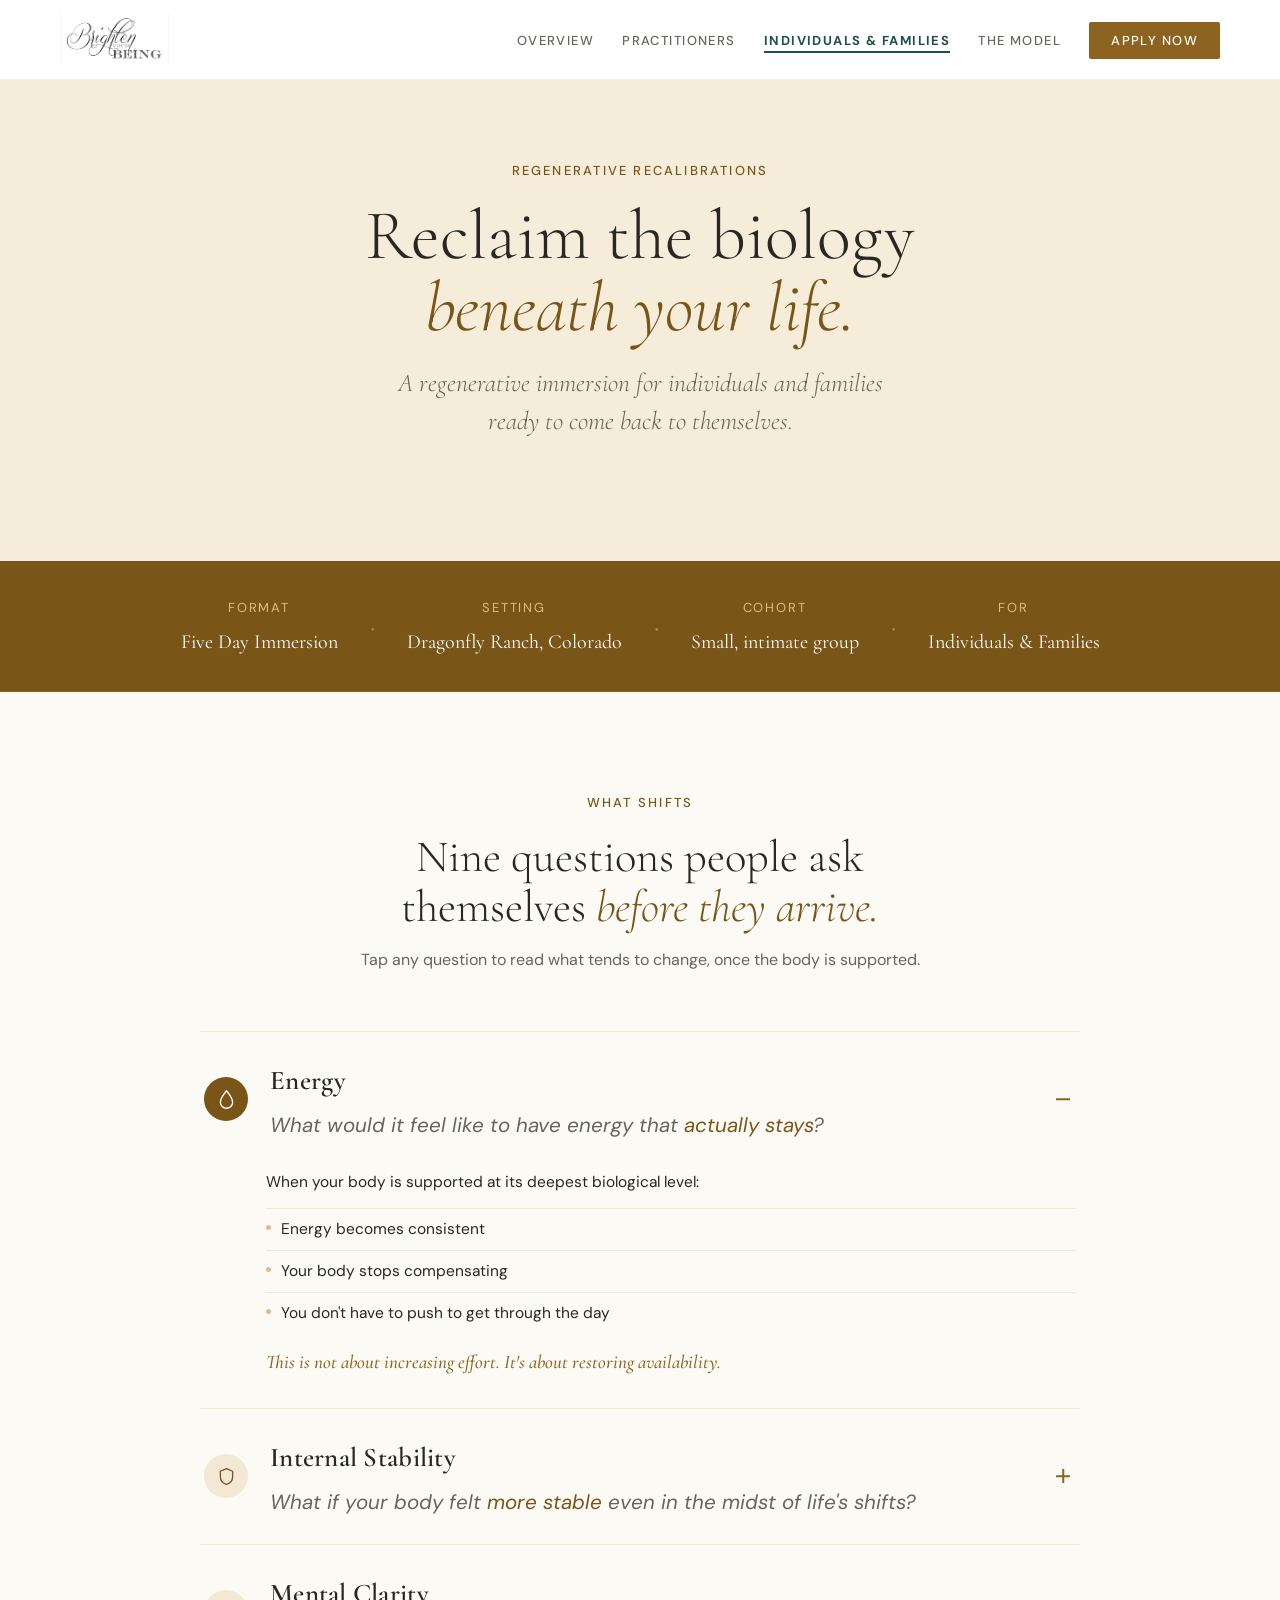
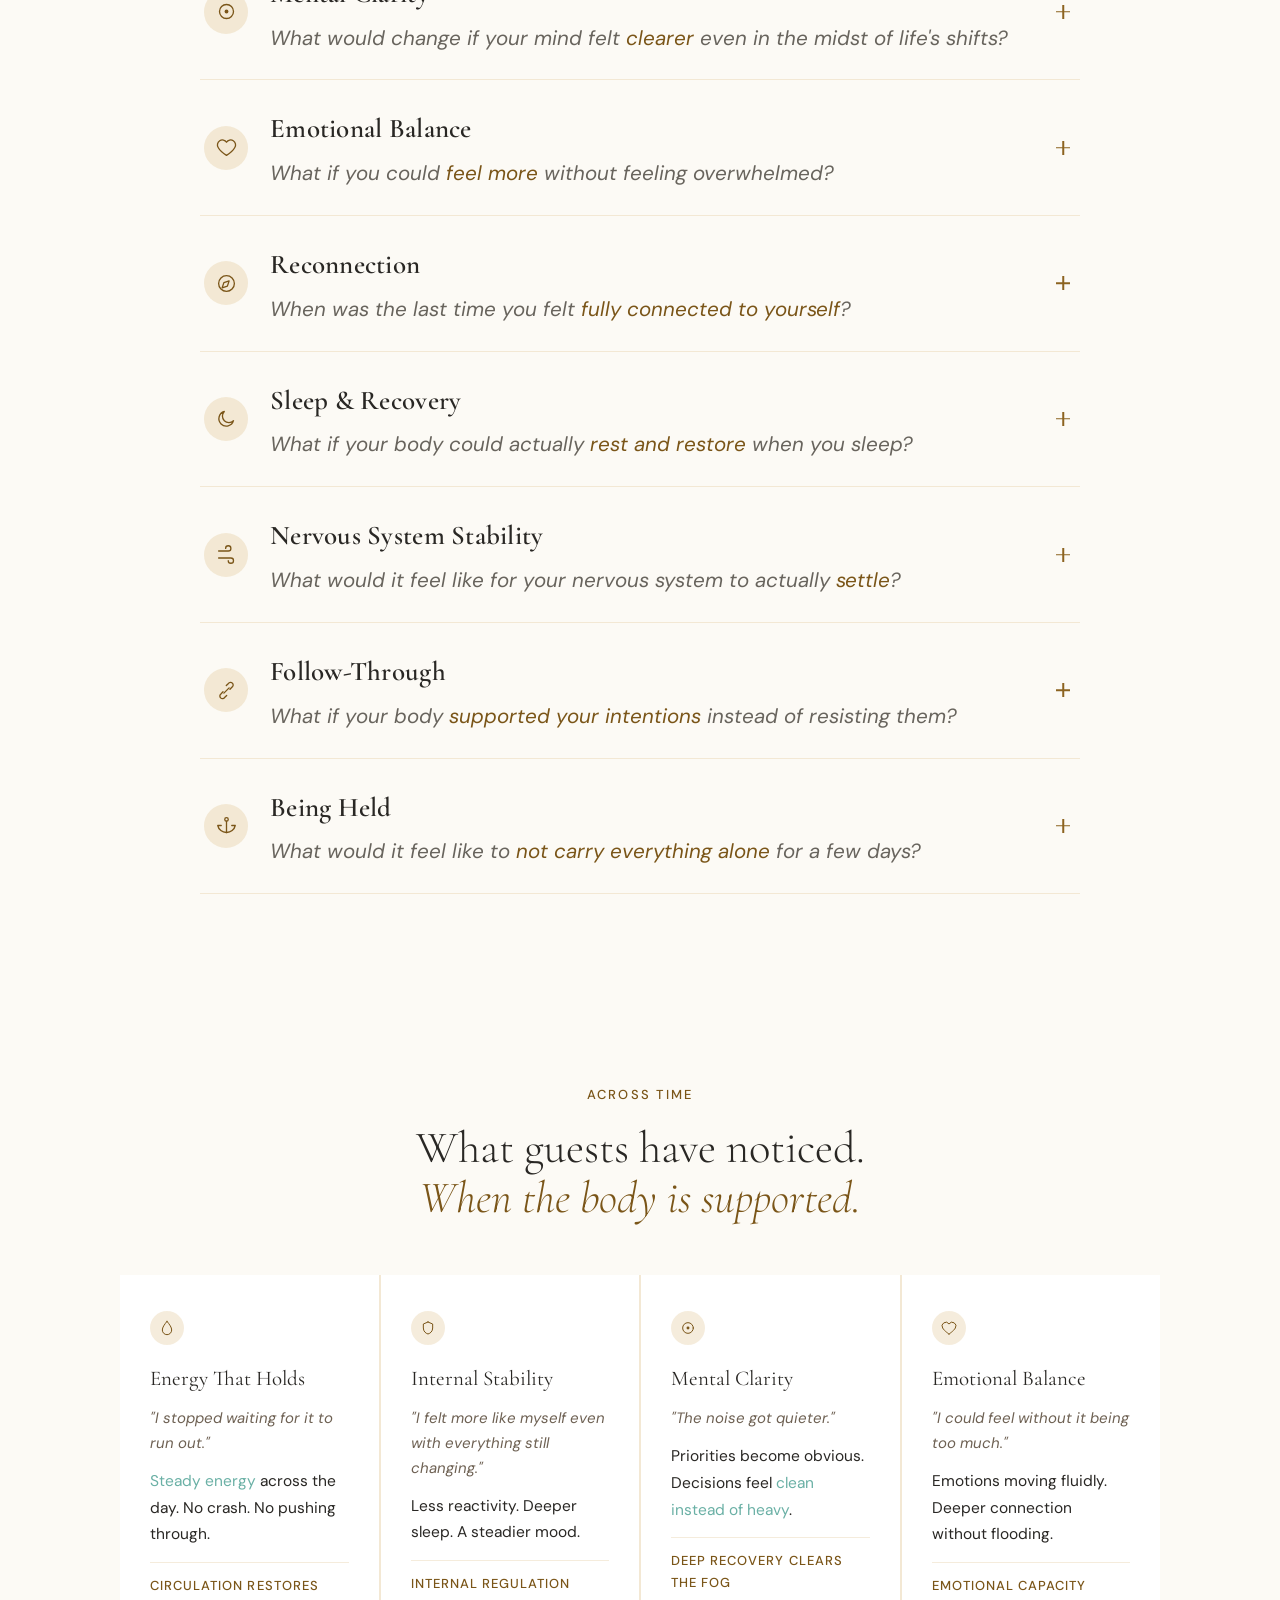
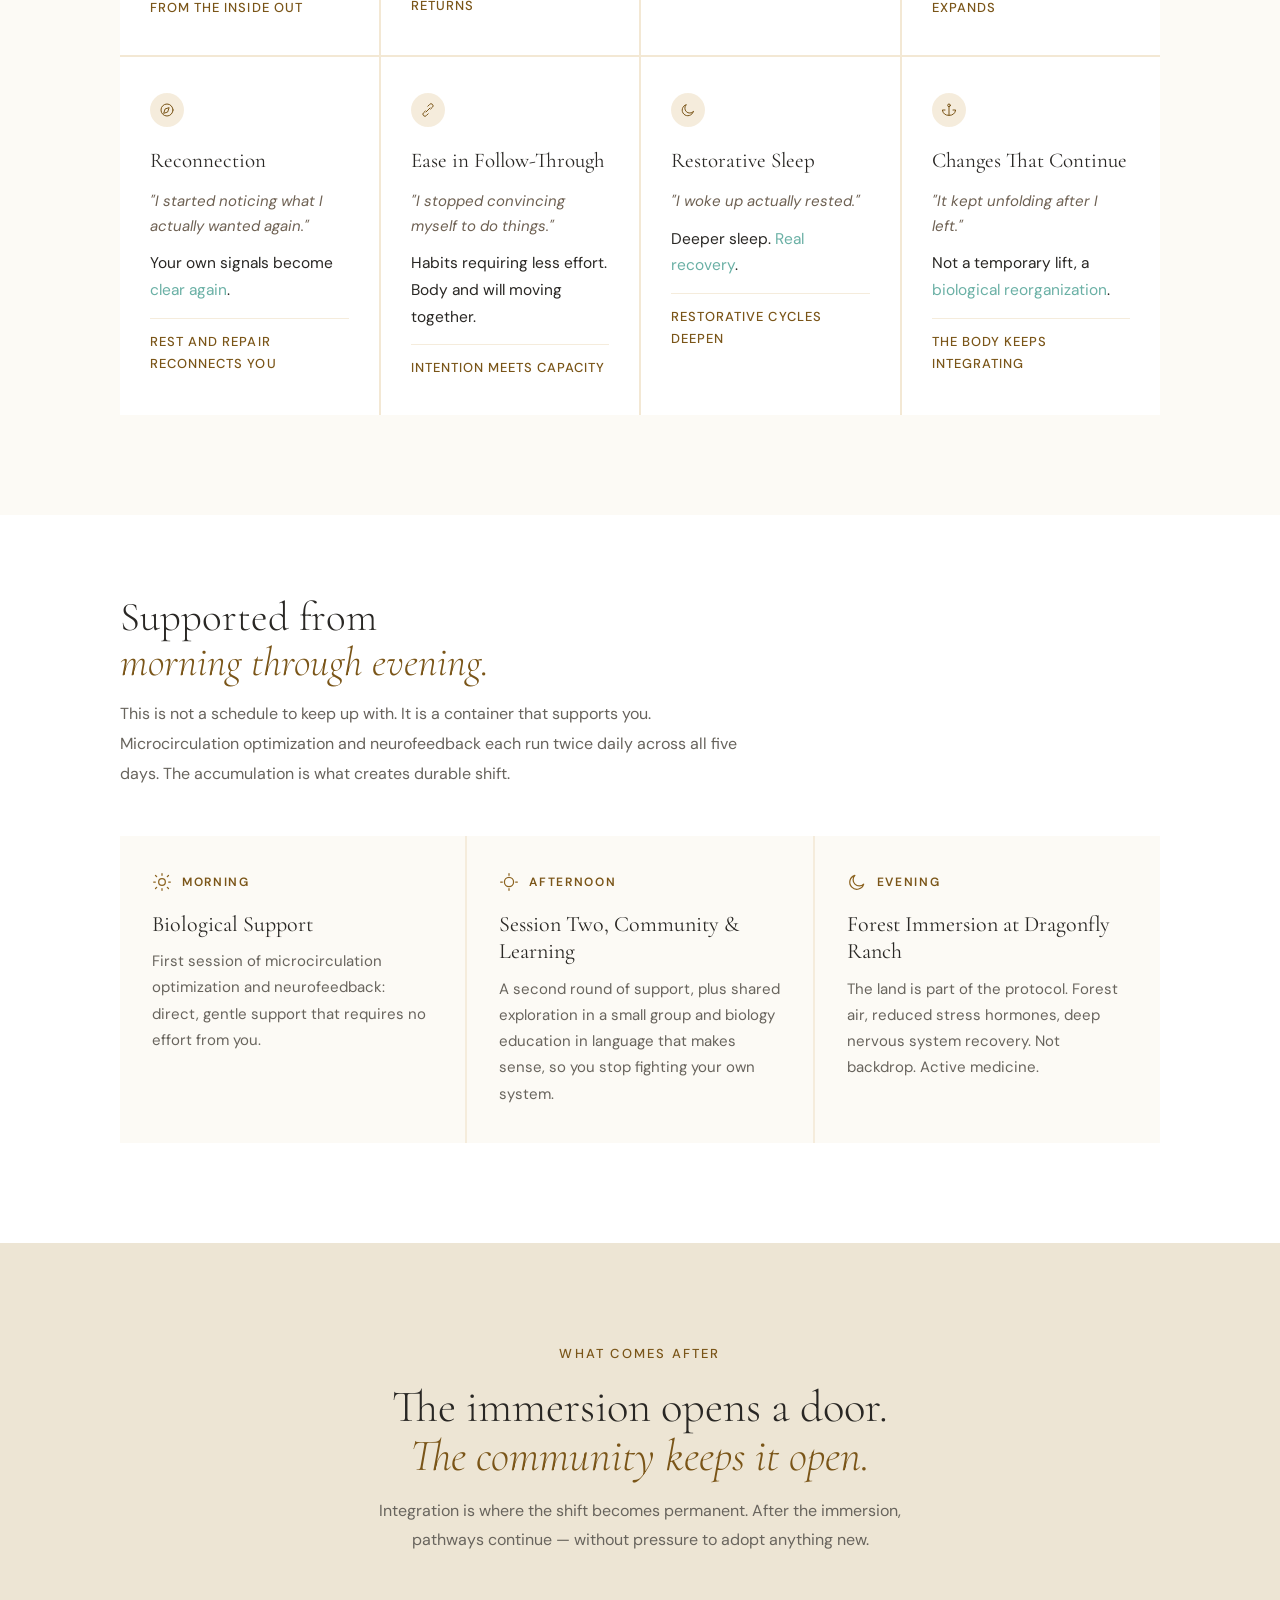
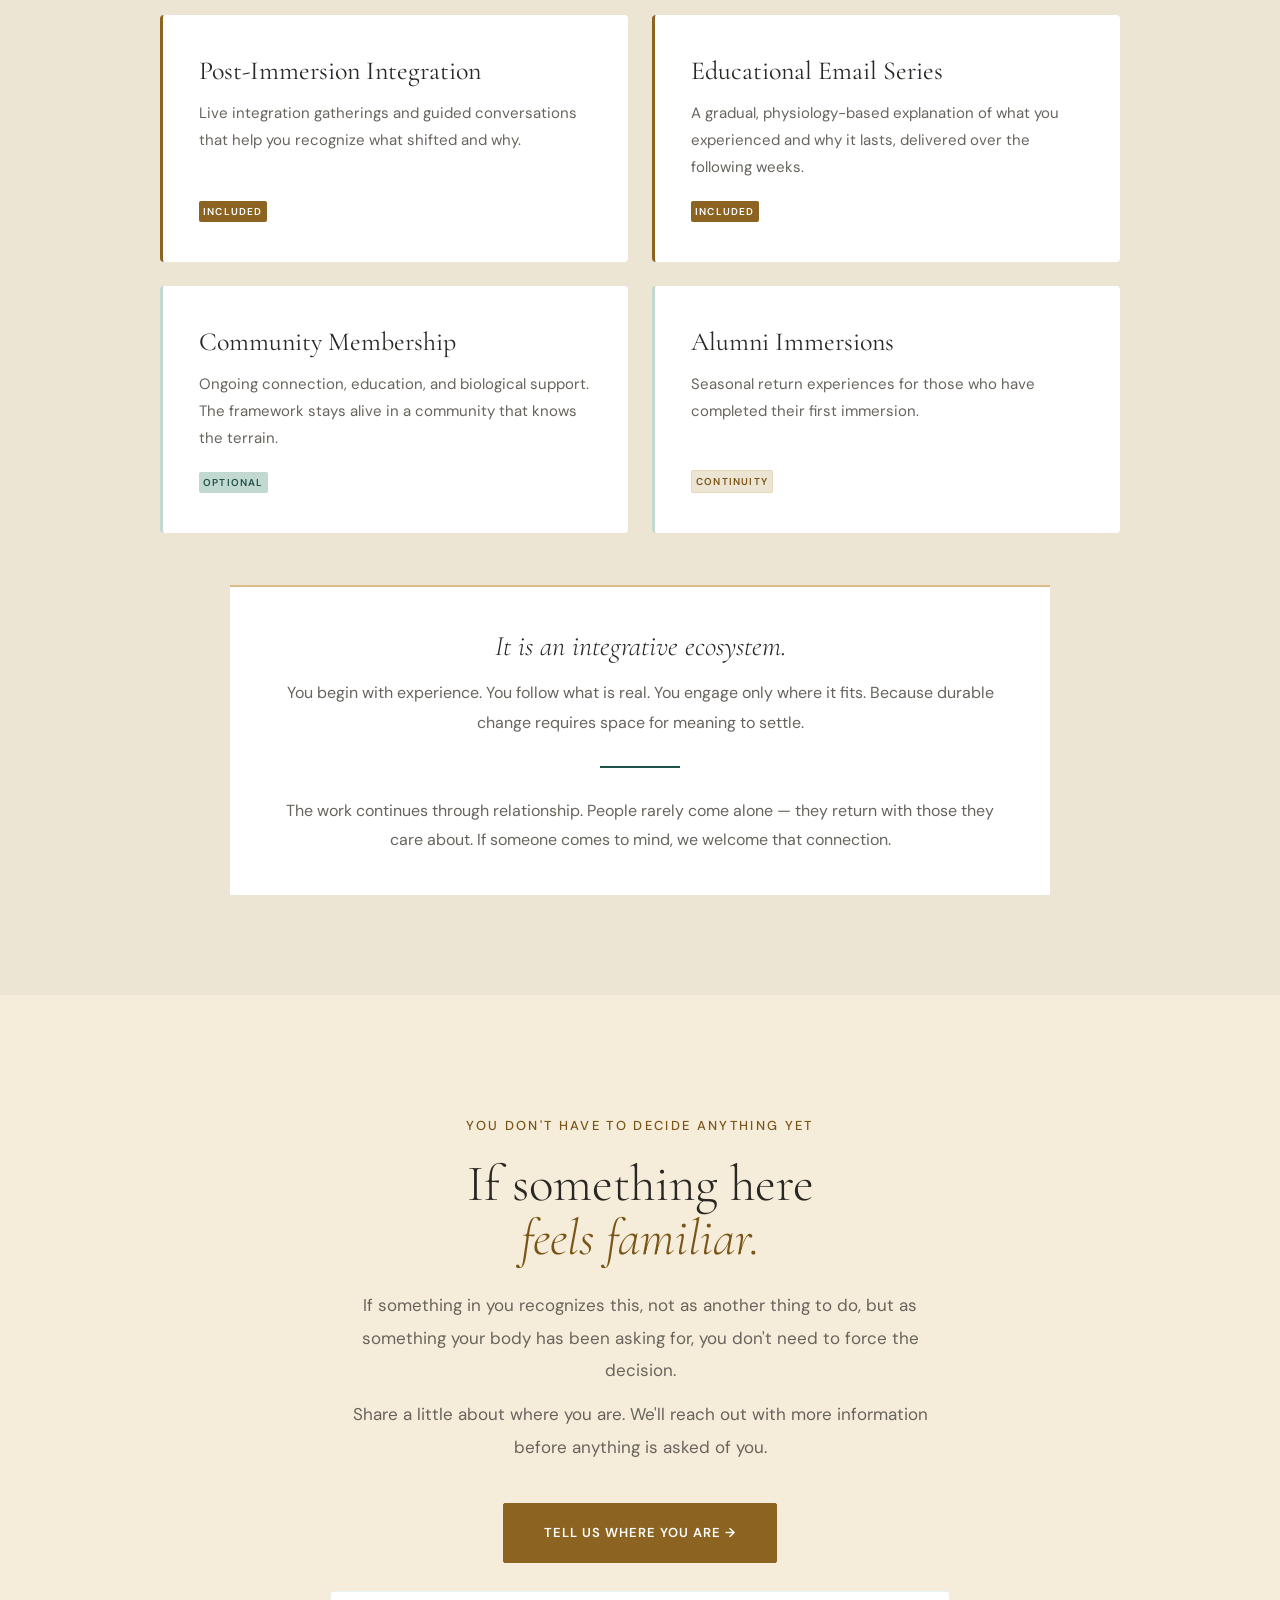
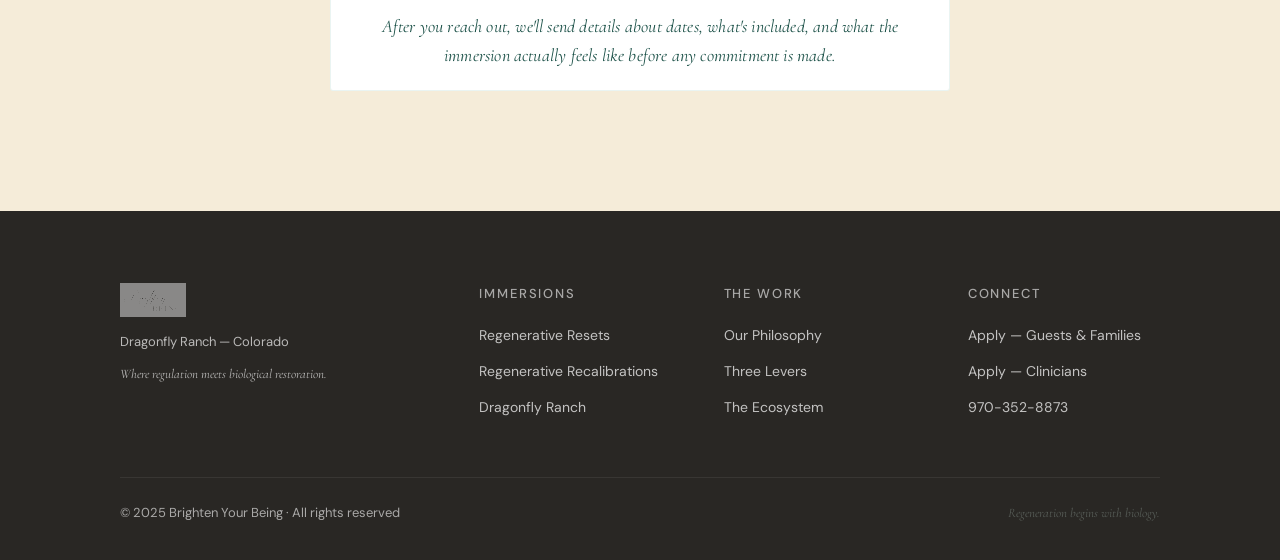
<file: html/brighten_guests.html>
<!DOCTYPE html>
<html lang="en">
<head>
<meta charset="UTF-8">
<meta name="viewport" content="width=device-width, initial-scale=1.0">
<title>Regenerative Recalibrations — Brighten Your Being</title>
<link rel="preconnect" href="https://fonts.googleapis.com">
<link href="https://fonts.googleapis.com/css2?family=Cormorant+Garamond:ital,wght@0,300;0,400;0,500;1,300;1,400;1,500&family=DM+Sans:wght@300;400;500&display=swap" rel="stylesheet">
<link rel="stylesheet" href="../css/brighten-guests.css">
</head>
<body>
<nav>
  <a href="../index.html">
    <img src="../assets/Brighten_Your_Being_Logo.png" alt="Brighten Your Being" class="nav-logo-img">
  </a>
  <ul class="nav-links">
    <li><a href="../index.html">Overview</a></li>
    <li><a href="brighten_practitioners.html">Practitioners</a></li>
    <li><span class="nav-current">Individuals &amp; Families</span></li>
    <li><a href="brighten-system.html">The Model</a></li>
    <li><a href="#guest-apply" class="nav-cta-g">Apply Now</a></li>
  </ul>
</nav>

<div class="pg-banner warm" style="padding:160px 0 120px;">
  <div class="wrap"><div class="fade" style="text-align:center;max-width:700px;margin:0 auto;">
    <div class="eyebrow gold c">Regenerative Recalibrations</div>
    <h1 class="pg-h1">Reclaim the biology<br><em>beneath your life.</em></h1>
    <p class="pg-sub">A regenerative immersion for individuals and families<br>ready to come back to themselves.</p>
  </div></div>
</div>

<div class="stat-bar warm"><div class="wrap">
  <div class="stat-flow">
    <div class="stat-item"><span class="stat-lbl">Format</span><span class="stat-val">Five Day Immersion</span></div>
    <span class="stat-div">·</span>
    <div class="stat-item"><span class="stat-lbl">Setting</span><span class="stat-val">Dragonfly Ranch, Colorado</span></div>
    <span class="stat-div">·</span>
    <div class="stat-item"><span class="stat-lbl">Cohort</span><span class="stat-val">Small, intimate group</span></div>
    <span class="stat-div">·</span>
    <div class="stat-item"><span class="stat-lbl">For</span><span class="stat-val">Individuals &amp; Families</span></div>
  </div>
</div></div>

<!-- ACCORDION: all Q&A content collapsed by default, one open -->
<div class="acc-sec">
  <div class="wrap">
    <div class="acc-hd fade">
      <div class="eyebrow gold c">What Shifts</div>
      <h2>Nine questions people ask<br>themselves <em>before they arrive.</em></h2>
      <p>Tap any question to read what tends to change, once the body is supported.</p>
    </div>
    <div class="qa-acc fade">

      <div class="qa-acc-item open">
        <button class="qa-acc-head" aria-expanded="true">
          <span class="qa-acc-icon"><svg viewBox="0 0 24 24" fill="none" stroke="currentColor" stroke-width="1.5" stroke-linecap="round" stroke-linejoin="round"><path d="M12 2c4 5 7 9 7 13a7 7 0 1 1-14 0c0-4 3-8 7-13z"/></svg></span>
          <span class="qa-acc-head-txt">
            <span class="qa-acc-topic">Energy</span>
            <span class="qa-acc-q">What would it feel like to have energy that <em>actually stays</em>?</span>
          </span><span class="qa-acc-chevron"></span>
        </button>
        <div class="qa-acc-body"><div class="qa-acc-body-in">
          <p class="qa-acc-ans">When your body is supported at its deepest biological level:</p>
          <ul class="qa-acc-list"><li>Energy becomes consistent</li><li>Your body stops compensating</li><li>You don't have to push to get through the day</li></ul>
          <p class="qa-acc-close">This is not about increasing effort. It's about restoring availability.</p>
        </div></div>
      </div>

      <div class="qa-acc-item">
        <button class="qa-acc-head" aria-expanded="false">
          <span class="qa-acc-icon"><svg viewBox="0 0 24 24" fill="none" stroke="currentColor" stroke-width="1.5" stroke-linecap="round" stroke-linejoin="round"><path d="M12 3l7 3v6c0 5-3.5 8-7 9-3.5-1-7-4-7-9V6l7-3z"/></svg></span>
          <span class="qa-acc-head-txt"><span class="qa-acc-topic">Internal Stability</span><span class="qa-acc-q">What if your body felt <em>more stable</em> even in the midst of life's shifts?</span></span>
          <span class="qa-acc-chevron"></span>
        </button>
        <div class="qa-acc-body"><div class="qa-acc-body-in">
          <p class="qa-acc-ans">When the nervous system and circulation stabilize:</p>
          <ul class="qa-acc-list"><li>The body becomes less reactive</li><li>Internal rhythms begin to regulate</li><li>Resilience returns</li></ul>
          <p class="qa-acc-close">You feel more like yourself again, even as your body changes.</p>
        </div></div>
      </div>

      <div class="qa-acc-item">
        <button class="qa-acc-head" aria-expanded="false">
          <span class="qa-acc-icon"><svg viewBox="0 0 24 24" fill="none" stroke="currentColor" stroke-width="1.5" stroke-linecap="round" stroke-linejoin="round"><circle cx="12" cy="12" r="8"/><circle cx="12" cy="12" r="2.2" fill="currentColor" stroke="none"/></svg></span>
          <span class="qa-acc-head-txt"><span class="qa-acc-topic">Mental Clarity</span><span class="qa-acc-q">What would change if your mind felt <em>clearer</em> even in the midst of life's shifts?</span></span>
          <span class="qa-acc-chevron"></span>
        </button>
        <div class="qa-acc-body"><div class="qa-acc-body-in">
          <p class="qa-acc-ans">When your system is no longer overloaded:</p>
          <ul class="qa-acc-list"><li>Mental clutter quiets</li><li>Priorities become obvious</li><li>Decisions feel clean instead of heavy</li></ul>
          <p class="qa-acc-close">Clarity is not something you force. It's something your system allows.</p>
        </div></div>
      </div>

      <div class="qa-acc-item">
        <button class="qa-acc-head" aria-expanded="false">
          <span class="qa-acc-icon"><svg viewBox="0 0 24 24" fill="none" stroke="currentColor" stroke-width="1.5" stroke-linecap="round" stroke-linejoin="round"><path d="M12 21s-7-4.35-9.5-9A5.5 5.5 0 0 1 12 6a5.5 5.5 0 0 1 9.5 6c-2.5 4.65-9.5 9-9.5 9z"/></svg></span>
          <span class="qa-acc-head-txt"><span class="qa-acc-topic">Emotional Balance</span><span class="qa-acc-q">What if you could <em>feel more</em> without feeling overwhelmed?</span></span>
          <span class="qa-acc-chevron"></span>
        </button>
        <div class="qa-acc-body"><div class="qa-acc-body-in">
          <p class="qa-acc-ans">Many people adapt by narrowing their emotional range just to keep functioning. As the body restores its capacity to regulate:</p>
          <ul class="qa-acc-list"><li>Emotions move more fluidly</li><li>Reactivity decreases</li><li>Connection deepens</li></ul>
          <p class="qa-acc-close">You don't shut down. And you don't overflow. You stabilize.</p>
        </div></div>
      </div>

      <div class="qa-acc-item">
        <button class="qa-acc-head" aria-expanded="false">
          <span class="qa-acc-icon"><svg viewBox="0 0 24 24" fill="none" stroke="currentColor" stroke-width="1.5" stroke-linecap="round" stroke-linejoin="round"><circle cx="12" cy="12" r="9"/><path d="M15 9l-2 6-6 2 2-6z"/></svg></span>
          <span class="qa-acc-head-txt"><span class="qa-acc-topic">Reconnection</span><span class="qa-acc-q">When was the last time you felt <em>fully connected to yourself</em>?</span></span>
          <span class="qa-acc-chevron"></span>
        </button>
        <div class="qa-acc-body"><div class="qa-acc-body-in">
          <p class="qa-acc-ans">This work creates space for:</p>
          <ul class="qa-acc-list"><li>Internal awareness to return</li><li>Your own signals to become clear again</li><li>A deeper sense of alignment</li></ul>
          <p class="qa-acc-close">Not who you used to be, but who you are now, with more capacity.</p>
        </div></div>
      </div>

      <div class="qa-acc-item">
        <button class="qa-acc-head" aria-expanded="false">
          <span class="qa-acc-icon"><svg viewBox="0 0 24 24" fill="none" stroke="currentColor" stroke-width="1.5" stroke-linecap="round" stroke-linejoin="round"><path d="M20 14.5A8.5 8.5 0 1 1 9.5 4a7 7 0 0 0 10.5 10.5z"/></svg></span>
          <span class="qa-acc-head-txt"><span class="qa-acc-topic">Sleep &amp; Recovery</span><span class="qa-acc-q">What if your body could actually <em>rest and restore</em> when you sleep?</span></span>
          <span class="qa-acc-chevron"></span>
        </button>
        <div class="qa-acc-body"><div class="qa-acc-body-in">
          <p class="qa-acc-ans">When circulation improves and your nervous system begins to settle:</p>
          <ul class="qa-acc-list"><li>Sleep deepens</li><li>Recovery improves</li><li>You wake up more restored</li></ul>
          <p class="qa-acc-close">Rest becomes effective again.</p>
        </div></div>
      </div>

      <div class="qa-acc-item">
        <button class="qa-acc-head" aria-expanded="false">
          <span class="qa-acc-icon"><svg viewBox="0 0 24 24" fill="none" stroke="currentColor" stroke-width="1.5" stroke-linecap="round" stroke-linejoin="round"><path d="M3 8h11a3 3 0 1 0-3-3"/><path d="M3 16h14a3 3 0 1 1-3 3"/></svg></span>
          <span class="qa-acc-head-txt"><span class="qa-acc-topic">Nervous System Stability</span><span class="qa-acc-q">What would it feel like for your nervous system to actually <em>settle</em>?</span></span>
          <span class="qa-acc-chevron"></span>
        </button>
        <div class="qa-acc-body"><div class="qa-acc-body-in">
          <p class="qa-acc-ans">Through deep biological support and internal coherence, your system begins to recalibrate. Background strain softens. Capacity strengthens.</p>
          <p class="qa-acc-close">This is not about managing stress. It is about changing the baseline from which you operate.</p>
        </div></div>
      </div>

      <div class="qa-acc-item">
        <button class="qa-acc-head" aria-expanded="false">
          <span class="qa-acc-icon"><svg viewBox="0 0 24 24" fill="none" stroke="currentColor" stroke-width="1.5" stroke-linecap="round" stroke-linejoin="round"><path d="M9 15l6-6"/><path d="M8 13.5L5.6 15.9a3 3 0 1 0 4.2 4.2L12.2 17.7"/><path d="M16 10.5l2.4-2.4a3 3 0 1 0-4.2-4.2L11.8 6.3"/></svg></span>
          <span class="qa-acc-head-txt"><span class="qa-acc-topic">Follow-Through</span><span class="qa-acc-q">What if your body <em>supported your intentions</em> instead of resisting them?</span></span>
          <span class="qa-acc-chevron"></span>
        </button>
        <div class="qa-acc-body"><div class="qa-acc-body-in">
          <p class="qa-acc-ans">As your system stabilizes:</p>
          <ul class="qa-acc-list"><li>Habits become easier to maintain</li><li>Follow-through becomes natural</li><li>Your energy matches your decisions</li></ul>
          <p class="qa-acc-close">No more negotiating with yourself.</p>
        </div></div>
      </div>

      <div class="qa-acc-item">
        <button class="qa-acc-head" aria-expanded="false">
          <span class="qa-acc-icon"><svg viewBox="0 0 24 24" fill="none" stroke="currentColor" stroke-width="1.5" stroke-linecap="round" stroke-linejoin="round"><circle cx="12" cy="5" r="2"/><path d="M12 7v13"/><path d="M6 12H2a10 10 0 0 0 10 8 10 10 0 0 0 10-8h-4"/></svg></span>
          <span class="qa-acc-head-txt"><span class="qa-acc-topic">Being Held</span><span class="qa-acc-q">What would it feel like to <em>not carry everything alone</em> for a few days?</span></span>
          <span class="qa-acc-chevron"></span>
        </button>
        <div class="qa-acc-body"><div class="qa-acc-body-in">
          <p class="qa-acc-ans">This is a space where you don't have to manage everything, explain yourself, or hold the room. You can simply be supported.</p>
          <p class="qa-acc-close">And that, in itself, begins to reset the system.</p>
        </div></div>
      </div>

    </div>
  </div>
</div>

<div class="tiles-sec cream">
  <div class="wrap">
    <div class="tiles-hd fade"><div class="eyebrow gold c">Across Time</div><h2>What guests have noticed.<br><em>When the body is supported.</em></h2></div>
    <div class="tile-grid fade">
      <div class="tile"><div class="tile-ic"><svg viewBox="0 0 24 24" fill="none" stroke="currentColor" stroke-width="1.5" stroke-linecap="round" stroke-linejoin="round"><path d="M12 2c4 5 7 9 7 13a7 7 0 1 1-14 0c0-4 3-8 7-13z"/></svg></div><div class="tile-title">Energy That Holds</div><div class="tile-quote">"I stopped waiting for it to run out."</div><div class="tile-body"><span style="color:var(--sage);">Steady energy</span> across the day. No crash. No pushing through.</div><div class="tile-tag">Circulation restores from the inside out</div></div>
      <div class="tile"><div class="tile-ic"><svg viewBox="0 0 24 24" fill="none" stroke="currentColor" stroke-width="1.5" stroke-linecap="round" stroke-linejoin="round"><path d="M12 3l7 3v6c0 5-3.5 8-7 9-3.5-1-7-4-7-9V6l7-3z"/></svg></div><div class="tile-title">Internal Stability</div><div class="tile-quote">"I felt more like myself even with everything still changing."</div><div class="tile-body">Less reactivity. Deeper sleep. A steadier mood.</div><div class="tile-tag">Internal regulation returns</div></div>
      <div class="tile"><div class="tile-ic"><svg viewBox="0 0 24 24" fill="none" stroke="currentColor" stroke-width="1.5" stroke-linecap="round" stroke-linejoin="round"><circle cx="12" cy="12" r="8"/><circle cx="12" cy="12" r="2.2" fill="currentColor" stroke="none"/></svg></div><div class="tile-title">Mental Clarity</div><div class="tile-quote">"The noise got quieter."</div><div class="tile-body">Priorities become obvious. Decisions feel <span style="color:var(--sage);">clean instead of heavy</span>.</div><div class="tile-tag">Deep recovery clears the fog</div></div>
      <div class="tile"><div class="tile-ic"><svg viewBox="0 0 24 24" fill="none" stroke="currentColor" stroke-width="1.5" stroke-linecap="round" stroke-linejoin="round"><path d="M12 21s-7-4.35-9.5-9A5.5 5.5 0 0 1 12 6a5.5 5.5 0 0 1 9.5 6c-2.5 4.65-9.5 9-9.5 9z"/></svg></div><div class="tile-title">Emotional Balance</div><div class="tile-quote">"I could feel without it being too much."</div><div class="tile-body">Emotions moving fluidly. Deeper connection without flooding.</div><div class="tile-tag">Emotional capacity expands</div></div>
      <div class="tile"><div class="tile-ic"><svg viewBox="0 0 24 24" fill="none" stroke="currentColor" stroke-width="1.5" stroke-linecap="round" stroke-linejoin="round"><circle cx="12" cy="12" r="9"/><path d="M15 9l-2 6-6 2 2-6z"/></svg></div><div class="tile-title">Reconnection</div><div class="tile-quote">"I started noticing what I actually wanted again."</div><div class="tile-body">Your own signals become <span style="color:var(--sage);">clear again</span>.</div><div class="tile-tag">Rest and repair reconnects you</div></div>
      <div class="tile"><div class="tile-ic"><svg viewBox="0 0 24 24" fill="none" stroke="currentColor" stroke-width="1.5" stroke-linecap="round" stroke-linejoin="round"><path d="M9 15l6-6"/><path d="M8 13.5L5.6 15.9a3 3 0 1 0 4.2 4.2L12.2 17.7"/><path d="M16 10.5l2.4-2.4a3 3 0 1 0-4.2-4.2L11.8 6.3"/></svg></div><div class="tile-title">Ease in Follow-Through</div><div class="tile-quote">"I stopped convincing myself to do things."</div><div class="tile-body">Habits requiring less effort. Body and will moving together.</div><div class="tile-tag">Intention meets capacity</div></div>
      <div class="tile"><div class="tile-ic"><svg viewBox="0 0 24 24" fill="none" stroke="currentColor" stroke-width="1.5" stroke-linecap="round" stroke-linejoin="round"><path d="M20 14.5A8.5 8.5 0 1 1 9.5 4a7 7 0 0 0 10.5 10.5z"/></svg></div><div class="tile-title">Restorative Sleep</div><div class="tile-quote">"I woke up actually rested."</div><div class="tile-body">Deeper sleep. <span style="color:var(--sage);">Real recovery</span>.</div><div class="tile-tag">Restorative cycles deepen</div></div>
      <div class="tile"><div class="tile-ic"><svg viewBox="0 0 24 24" fill="none" stroke="currentColor" stroke-width="1.5" stroke-linecap="round" stroke-linejoin="round"><circle cx="12" cy="5" r="2"/><path d="M12 7v13"/><path d="M6 12H2a10 10 0 0 0 10 8 10 10 0 0 0 10-8h-4"/></svg></div><div class="tile-title">Changes That Continue</div><div class="tile-quote">"It kept unfolding after I left."</div><div class="tile-body">Not a temporary lift, a <span style="color:var(--sage);">biological reorganization</span>.</div><div class="tile-tag">The body keeps integrating</div></div>
    </div>
  </div>
</div>

<!-- RHYTHM STRIP: replaces the stacked dur-item list -->
<div class="rhythm-sec">
  <div class="wrap">
    <div class="rhythm-hd fade">
      <h2>Supported from<br><em>morning through evening.</em></h2>
      <p>This is not a schedule to keep up with. It is a container that supports you. Microcirculation optimization and neurofeedback each run twice daily across all five days. The accumulation is what creates durable shift.</p>
    </div>
    <div class="rhythm-grid fade">
      <div class="rhythm-card">
        <div class="rhythm-when"><svg viewBox="0 0 24 24" fill="none" stroke="currentColor" stroke-width="1.5" stroke-linecap="round" stroke-linejoin="round"><circle cx="12" cy="12" r="4"/><path d="M12 2v2M12 20v2M4.2 4.2l1.4 1.4M18.4 18.4l1.4 1.4M2 12h2M20 12h2M4.2 19.8l1.4-1.4M18.4 5.6l1.4-1.4"/></svg><span>Morning</span></div>
        <div class="rhythm-t">Biological Support</div>
        <div class="rhythm-b">First session of microcirculation optimization and neurofeedback: direct, gentle support that requires no effort from you.</div>
      </div>
      <div class="rhythm-card">
        <div class="rhythm-when"><svg viewBox="0 0 24 24" fill="none" stroke="currentColor" stroke-width="1.5" stroke-linecap="round" stroke-linejoin="round"><circle cx="12" cy="12" r="5.5"/><path d="M12 2v2M12 20v2M2 12h2M20 12h2"/></svg><span>Afternoon</span></div>
        <div class="rhythm-t">Session Two, Community &amp; Learning</div>
        <div class="rhythm-b">A second round of support, plus shared exploration in a small group and biology education in language that makes sense, so you stop fighting your own system.</div>
      </div>
      <div class="rhythm-card">
        <div class="rhythm-when"><svg viewBox="0 0 24 24" fill="none" stroke="currentColor" stroke-width="1.5" stroke-linecap="round" stroke-linejoin="round"><path d="M20 14.5A8.5 8.5 0 1 1 9.5 4a7 7 0 0 0 10.5 10.5z"/></svg><span>Evening</span></div>
        <div class="rhythm-t">Forest Immersion at Dragonfly Ranch</div>
        <div class="rhythm-b">The land is part of the protocol. Forest air, reduced stress hormones, deep nervous system recovery. Not backdrop. Active medicine.</div>
      </div>
    </div>
  </div>
</div>

<div class="pathway-sec">
  <div class="wrap">
    <div class="pathway-hd fade">
      <div class="eyebrow gold c">What Comes After</div>
      <h2>The immersion opens a door.<br><em>The community keeps it open.</em></h2>
      <p>Integration is where the shift becomes permanent. After the immersion, pathways continue — without pressure to adopt anything new.</p>
    </div>
    <div class="pw-flow fade">
      <div class="pw-card included">
        <div><h4>Post-Immersion Integration</h4><p>Live integration gatherings and guided conversations that help you recognize what shifted and why.</p></div>
        <div class="pw-tag inc">Included</div>
      </div>
      <div class="pw-card included">
        <div><h4>Educational Email Series</h4><p>A gradual, physiology-based explanation of what you experienced and why it lasts, delivered over the following weeks.</p></div>
        <div class="pw-tag inc">Included</div>
      </div>
      <div class="pw-card optional">
        <div><h4>Community Membership</h4><p>Ongoing connection, education, and biological support. The framework stays alive in a community that knows the terrain.</p></div>
        <div class="pw-tag opt">Optional</div>
      </div>
      <div class="pw-card optional">
        <div><h4>Alumni Immersions</h4><p>Seasonal return experiences for those who have completed their first immersion.</p></div>
        <div class="pw-tag cont">Continuity</div>
      </div>
    </div>
    <div class="pw-close fade" style="text-align:center;">
      <h3>It is an integrative ecosystem.</h3>
      <p>You begin with experience. You follow what is real. You engage only where it fits. Because durable change requires space for meaning to settle.</p>
      <div style="width:80px;height:2px;background:var(--sage-dark);margin:28px auto;"></div>
      <p>The work continues through relationship. People rarely come alone — they return with those they care about. If someone comes to mind, we welcome that connection.</p>
    </div>
  </div>
</div>

<div class="apply-sec warm" id="guest-apply">
  <div class="wrap"><div class="apply-in fade">
    <div class="apply-eyebrow">You Don't Have to Decide Anything Yet</div>
    <h2 class="apply-h2">If something here<br><em>feels familiar.</em></h2>
    <div class="apply-body">
      <p>If something in you recognizes this, not as another thing to do, but as something your body has been asking for, you don't need to force the decision.</p>
      <p>Share a little about where you are. We'll reach out with more information before anything is asked of you.</p>
    </div>
    <a href="#" class="btn-gold">Tell Us Where You Are &#8594;</a>
    <p class="apply-sub">After you reach out, we'll send details about dates, what's included, and what the immersion actually feels like before any commitment is made.</p>
  </div></div>
</div>
<footer>
  <div class="wrap">
    <div class="f-grid">
      <div class="f-brand">
        <img src="../assets/Brighten_Your_Being_Logo.png" alt="Brighten Your Being">
        <p>Dragonfly Ranch — Colorado</p>
        <p class="f-tag">Where regulation meets biological restoration.</p>
      </div>
      <div class="f-col"><h5>Immersions</h5><ul><li><a href="brighten_practitioners.html">Regenerative Resets</a></li><li><a href="brighten_guests.html">Regenerative Recalibrations</a></li><li><a href="../index.html">Dragonfly Ranch</a></li></ul></div>
      <div class="f-col"><h5>The Work</h5><ul><li><a href="../index.html">Our Philosophy</a></li><li><a href="../index.html">Three Levers</a></li><li><a href="index.html#apply">The Ecosystem</a></li></ul></div>
      <div class="f-col"><h5>Connect</h5><ul><li><a href="brighten_guests.html#guest-apply">Apply — Guests &amp; Families</a></li><li><a href="brighten_practitioners.html#prac-apply">Apply — Clinicians</a></li><li><a href="#">970-352-8873</a></li></ul></div>
    </div>
    <div class="f-bot"><p>&copy; 2025 Brighten Your Being &middot; All rights reserved</p><span>Regeneration begins with biology.</span></div>
  </div>
</footer>
<script>
const obs=new IntersectionObserver(function(es){es.forEach(function(e,i){if(e.isIntersecting)setTimeout(function(){e.target.classList.add("in");},i*80);});},{threshold:0.07});
document.querySelectorAll(".fade").forEach(function(el){obs.observe(el);});

document.querySelectorAll(".qa-acc-item").forEach(function(item){
  var head = item.querySelector(".qa-acc-head");
  head.addEventListener("click", function(){
    var isOpen = item.classList.contains("open");
    item.classList.toggle("open");
    head.setAttribute("aria-expanded", String(!isOpen));
  });
});
</script>
</body>
</html>
</file>
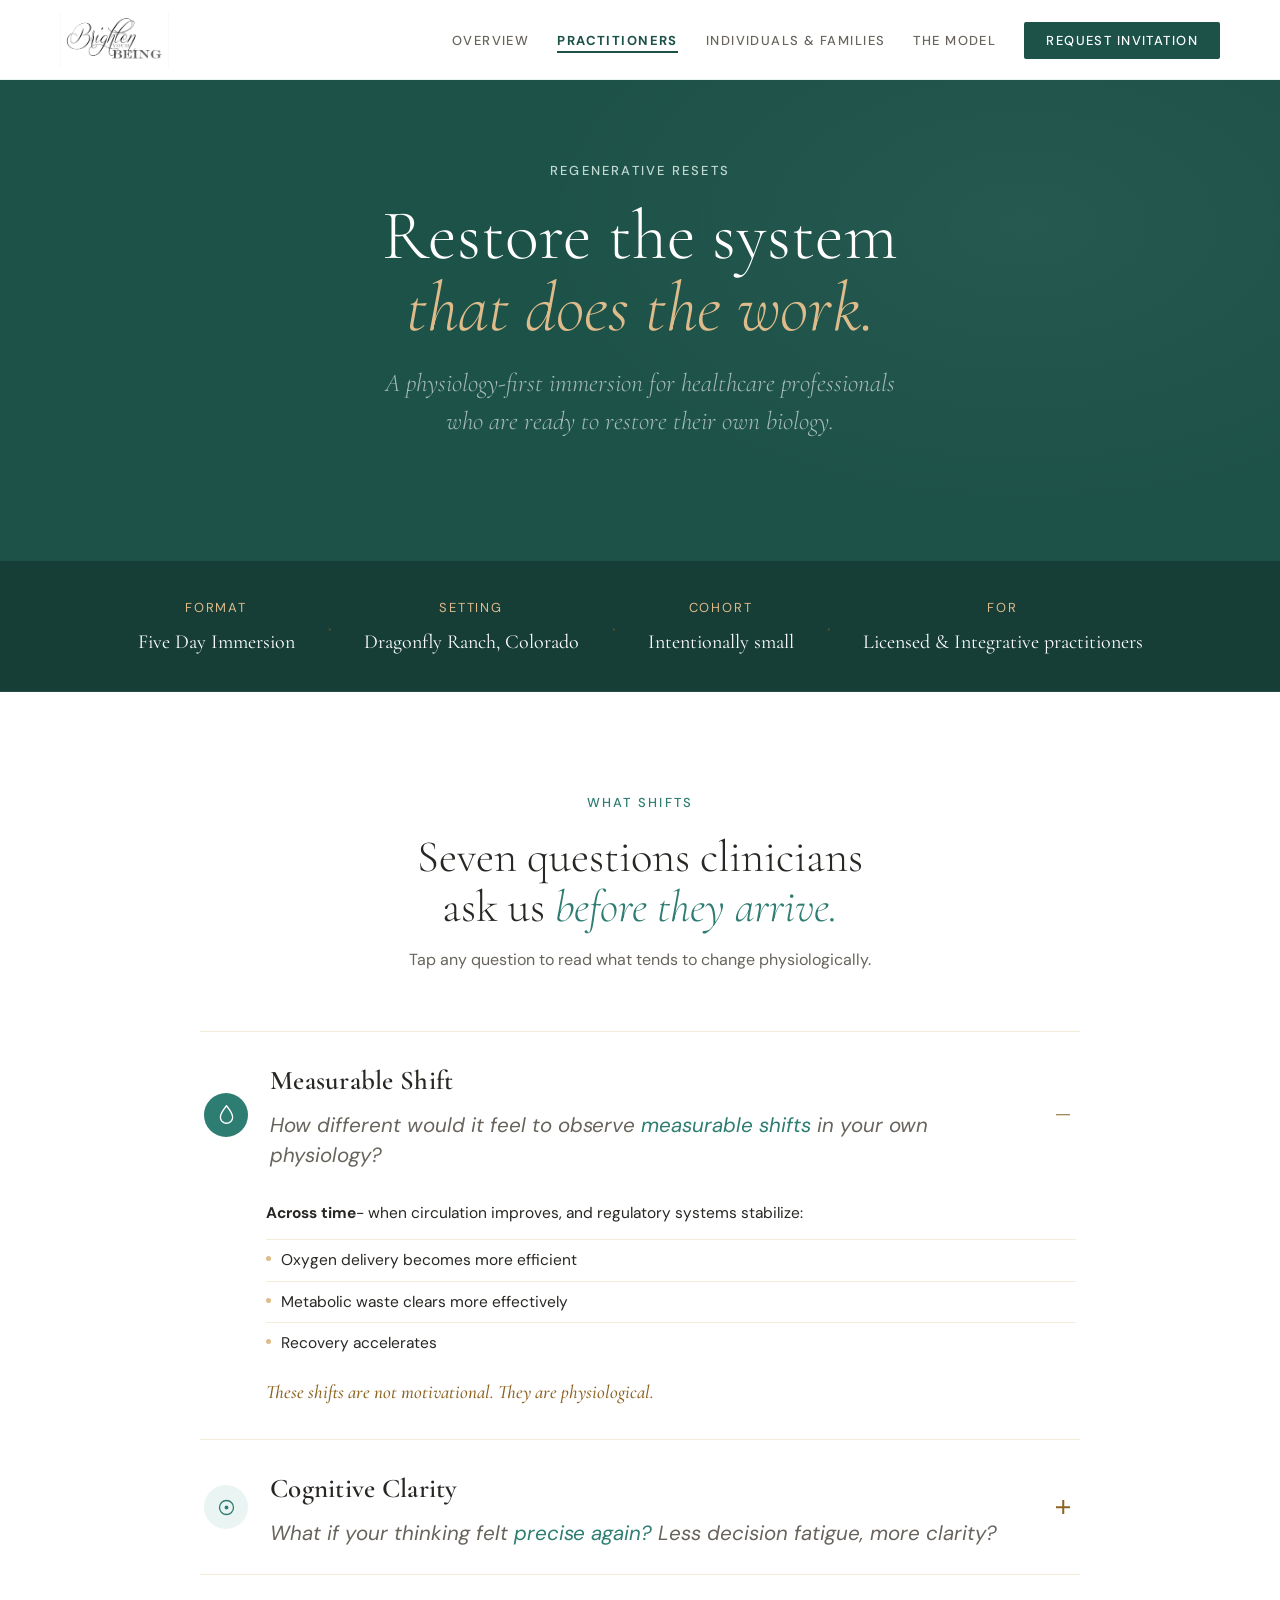
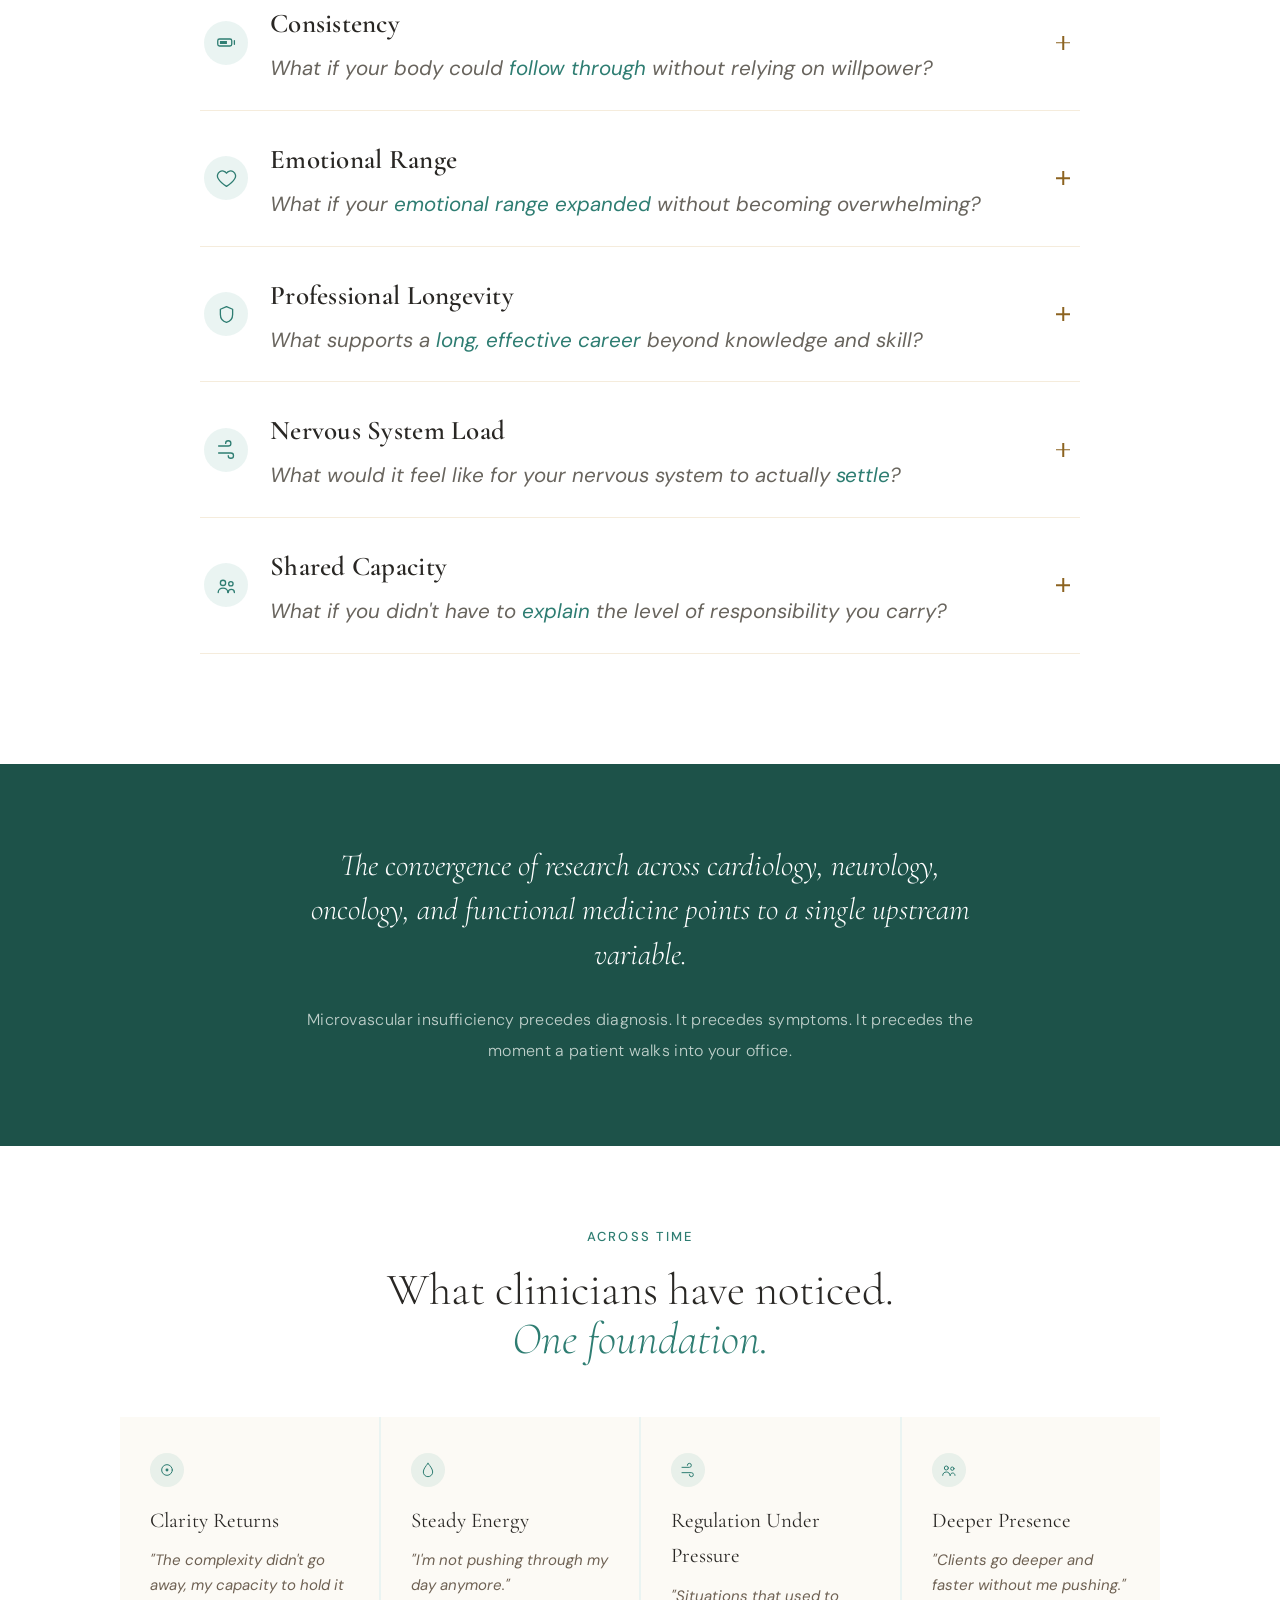
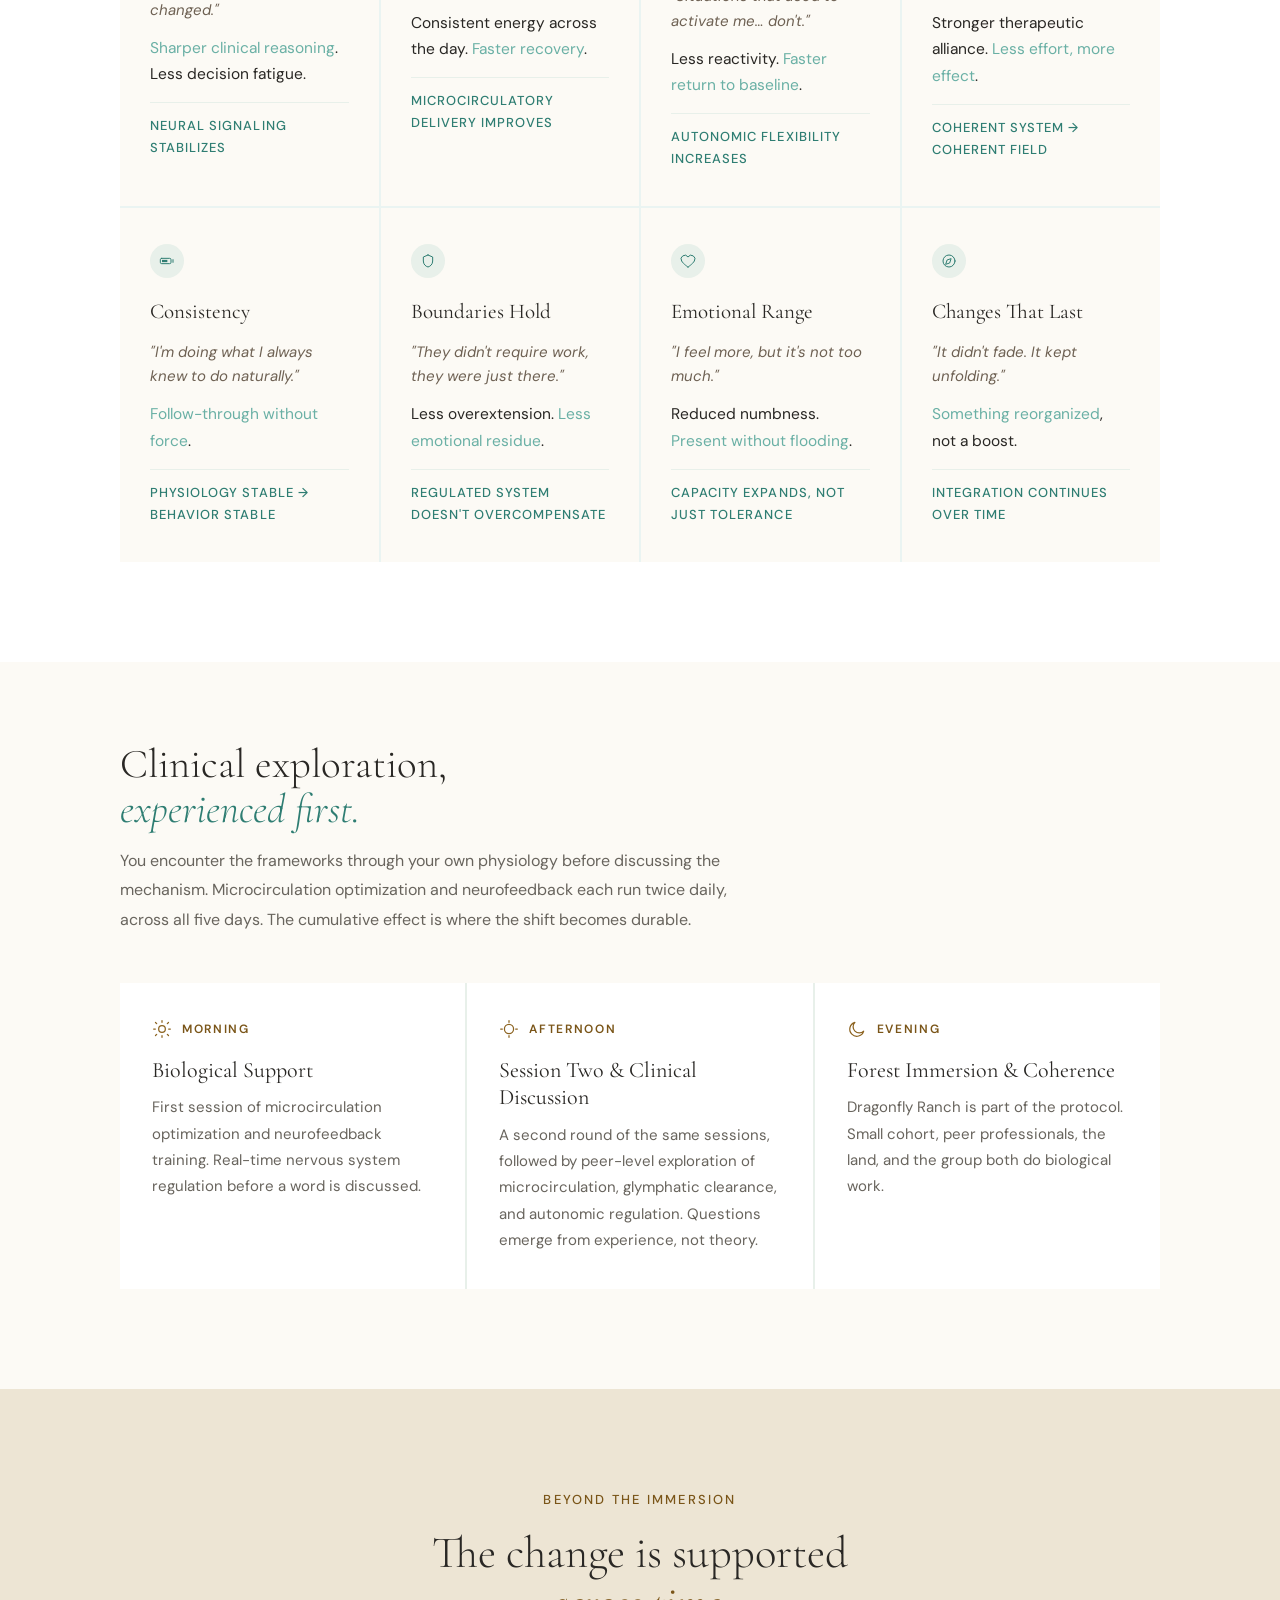
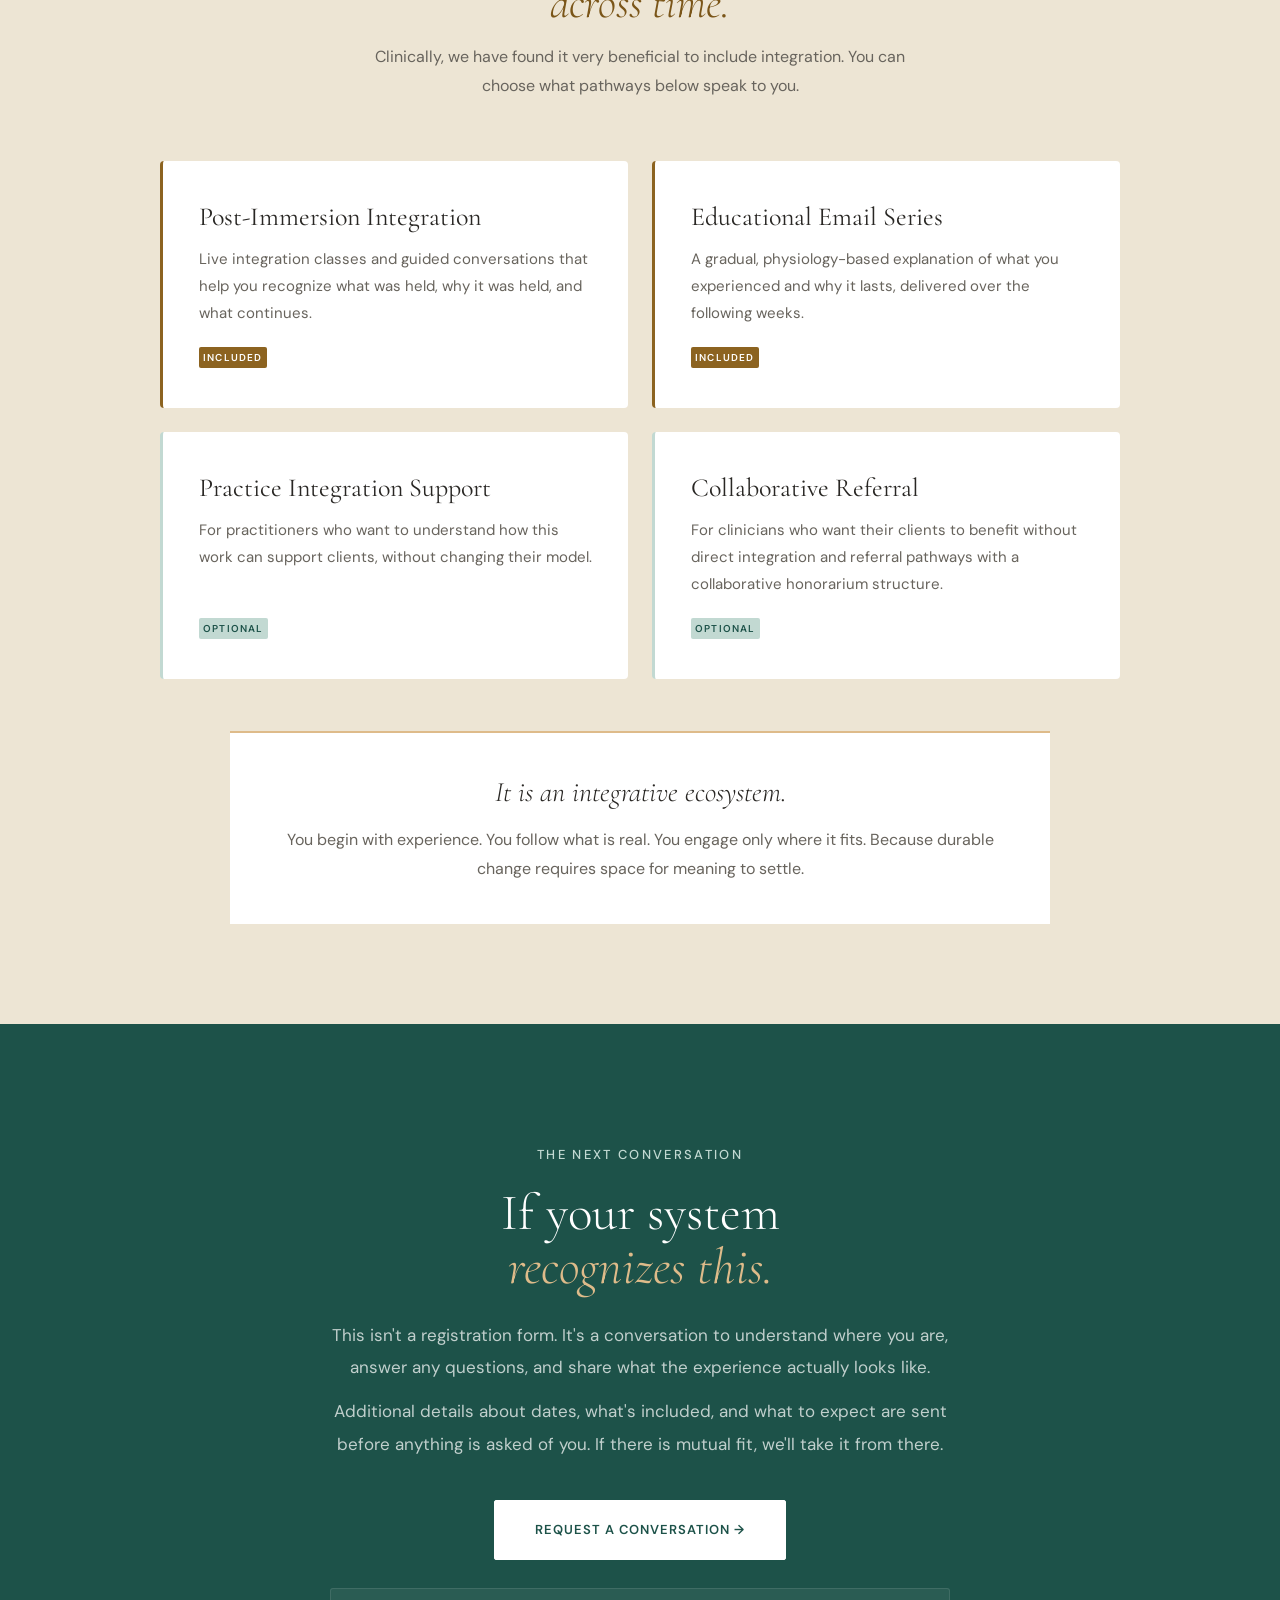
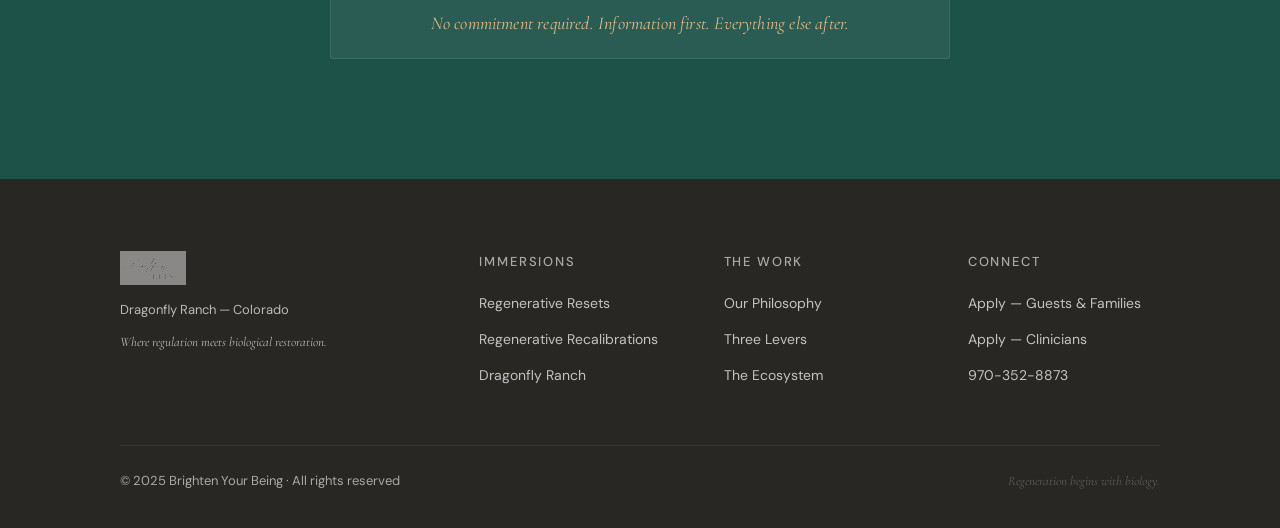
<file: html/brighten_practitioners.html>
<!DOCTYPE html>
<html lang="en">
<head>
<meta charset="UTF-8">
<meta name="viewport" content="width=device-width, initial-scale=1.0">
<title>Regenerative Resets — Brighten Your Being</title>
<link rel="preconnect" href="https://fonts.googleapis.com">
<link href="https://fonts.googleapis.com/css2?family=Cormorant+Garamond:ital,wght@0,300;0,400;0,500;1,300;1,400;1,500&family=DM+Sans:wght@300;400;500&display=swap" rel="stylesheet">
<link rel="stylesheet" href="../css/brighten-practitioners.css">
</head>
<body>
<nav>
  <a href="../index.html">
    <img src="../assets/Brighten_Your_Being_Logo.png" alt="Brighten Your Being" class="nav-logo-img">
  </a>
  <ul class="nav-links">
    <li><a href="../index.html">Overview</a></li>
    <li><span class="nav-current">Practitioners</span></li>
    <li><a href="brighten_guests.html">Individuals &amp; Families</a></li>
    <li><a href="brighten-system.html">The Model</a></li>
    <li><a href="#prac-apply" class="nav-cta-p">Request Invitation</a></li>
  </ul>
</nav>

<div class="pg-banner dark" style="padding:160px 0 120px;">
  <div class="wrap"><div class="fade" style="text-align:center;max-width:700px;margin:0 auto;">
    <div class="eyebrow lt c">Regenerative Resets</div>
    <h1 class="pg-h1">Restore the system<br><em>that does the work.</em></h1>
    <p class="pg-sub">A physiology-first immersion for healthcare professionals<br>who are ready to restore their own biology.</p>
  </div></div>
</div>

<div class="stat-bar dark"><div class="wrap">
  <div class="stat-flow">
    <div class="stat-item"><span class="stat-lbl">Format</span><span class="stat-val">Five Day Immersion</span></div>
    <span class="stat-div">·</span>
    <div class="stat-item"><span class="stat-lbl">Setting</span><span class="stat-val">Dragonfly Ranch, Colorado</span></div>
    <span class="stat-div">·</span>
    <div class="stat-item"><span class="stat-lbl">Cohort</span><span class="stat-val">Intentionally small</span></div>
    <span class="stat-div">·</span>
    <div class="stat-item"><span class="stat-lbl">For</span><span class="stat-val">Licensed &amp; Integrative practitioners</span></div>
  </div>
</div></div>

<!-- ACCORDION: everything that was a wall of stacked qa-pair text now lives here, collapsed by default -->
<div class="acc-sec">
  <div class="wrap">
    <div class="acc-hd fade">
      <div class="eyebrow c">What Shifts</div>
      <h2>Seven questions clinicians<br>ask us <em>before they arrive.</em></h2>
      <p>Tap any question to read what tends to change physiologically.</p>
    </div>
    <div class="qa-acc fade">

      <div class="qa-acc-item open">
        <button class="qa-acc-head" aria-expanded="true">
          <span class="qa-acc-icon"><svg viewBox="0 0 24 24" fill="none" stroke="currentColor" stroke-width="1.5" stroke-linecap="round" stroke-linejoin="round"><path d="M12 2c4 5 7 9 7 13a7 7 0 1 1-14 0c0-4 3-8 7-13z"/></svg></span>
          <span class="qa-acc-head-txt">
            <span class="qa-acc-topic">Measurable Shift</span>
            <span class="qa-acc-q">How different would it feel to observe <em>measurable shifts</em> in your own physiology?</span>
          </span><span class="qa-acc-chevron"></span>
        </button>
        <div class="qa-acc-body"><div class="qa-acc-body-in">
          <p class="qa-acc-ans"><strong>Across time</strong>- when circulation improves, and regulatory systems stabilize:</p>
          <ul class="qa-acc-list"><li>Oxygen delivery becomes more efficient</li><li>Metabolic waste clears more effectively</li><li>Recovery accelerates</li></ul>
          <p class="qa-acc-close">These shifts are not motivational. They are physiological.</p>
        </div></div>
      </div>

      <div class="qa-acc-item">
        <button class="qa-acc-head" aria-expanded="false">
          <span class="qa-acc-icon"><svg viewBox="0 0 24 24" fill="none" stroke="currentColor" stroke-width="1.5" stroke-linecap="round" stroke-linejoin="round"><circle cx="12" cy="12" r="8"/><circle cx="12" cy="12" r="2.2" fill="currentColor" stroke="none"/></svg></span>
          <span class="qa-acc-head-txt"><span class="qa-acc-topic">Cognitive Clarity</span><span class="qa-acc-q">What if your thinking felt <em>precise again?</em> Less decision fatigue, more clarity?</span></span>
          <span class="qa-acc-chevron"></span>
        </button>
        <div class="qa-acc-body"><div class="qa-acc-body-in">
          <p class="qa-acc-ans">As stress patterns unwind and neural signaling stabilizes:</p>
          <ul class="qa-acc-list"><li>Cognitive bandwidth returns</li><li>Decisions require less effort</li><li>Focus becomes sustainable</li></ul>
          <p class="qa-acc-close">You are not pushing for clarity. Clarity emerges from regulation.</p>
        </div></div>
      </div>

      <div class="qa-acc-item">
        <button class="qa-acc-head" aria-expanded="false">
          <span class="qa-acc-icon"><svg viewBox="0 0 24 24" fill="none" stroke="currentColor" stroke-width="1.5" stroke-linecap="round" stroke-linejoin="round"><rect x="2" y="8" width="16" height="8" rx="2"/><line x1="21" y1="10" x2="21" y2="14"/><rect x="4.5" y="10.3" width="8" height="3.4" fill="currentColor" stroke="none"/></svg></span>
          <span class="qa-acc-head-txt"><span class="qa-acc-topic">Consistency</span><span class="qa-acc-q">What if your body could <em>follow through</em> without relying on willpower?</span></span>
          <span class="qa-acc-chevron"></span>
        </button>
        <div class="qa-acc-body"><div class="qa-acc-body-in">
          <p class="qa-acc-ans">As physiological stability increases:</p>
          <ul class="qa-acc-list"><li>Consistency becomes natural</li><li>Energy becomes usable</li><li>Action aligns with intention</li></ul>
          <p class="qa-acc-close">This is where behavior change becomes sustainable.</p>
        </div></div>
      </div>

      <div class="qa-acc-item">
        <button class="qa-acc-head" aria-expanded="false">
          <span class="qa-acc-icon"><svg viewBox="0 0 24 24" fill="none" stroke="currentColor" stroke-width="1.5" stroke-linecap="round" stroke-linejoin="round"><path d="M12 21s-7-4.35-9.5-9A5.5 5.5 0 0 1 12 6a5.5 5.5 0 0 1 9.5 6c-2.5 4.65-9.5 9-9.5 9z"/></svg></span>
          <span class="qa-acc-head-txt"><span class="qa-acc-topic">Emotional Range</span><span class="qa-acc-q">What if your <em>emotional range expanded</em> without becoming overwhelming?</span></span>
          <span class="qa-acc-chevron"></span>
        </button>
        <div class="qa-acc-body"><div class="qa-acc-body-in">
          <p class="qa-acc-ans">Many clinicians operate in a narrowed emotional bandwidth as a form of adaptation. As regulation improves:</p>
          <ul class="qa-acc-list"><li>Emotional access returns</li><li>Responsiveness replaces reactivity</li><li>Depth becomes available without destabilization</li></ul>
          <p class="qa-acc-close">Not intensity. Integration.</p>
        </div></div>
      </div>

      <div class="qa-acc-item">
        <button class="qa-acc-head" aria-expanded="false">
          <span class="qa-acc-icon"><svg viewBox="0 0 24 24" fill="none" stroke="currentColor" stroke-width="1.5" stroke-linecap="round" stroke-linejoin="round"><path d="M12 3l7 3v6c0 5-3.5 8-7 9-3.5-1-7-4-7-9V6l7-3z"/></svg></span>
          <span class="qa-acc-head-txt"><span class="qa-acc-topic">Professional Longevity</span><span class="qa-acc-q">What supports a <em>long, effective career</em> beyond knowledge and skill?</span></span>
          <span class="qa-acc-chevron"></span>
        </button>
        <div class="qa-acc-body"><div class="qa-acc-body-in">
          <p class="qa-acc-ans">Sustainable practice requires regulated physiology, efficient recovery, and internal stability under load.</p>
          <p class="qa-acc-close">This work restores the infrastructure that allows you to keep showing up fully without depletion.</p>
        </div></div>
      </div>

      <div class="qa-acc-item">
        <button class="qa-acc-head" aria-expanded="false">
          <span class="qa-acc-icon"><svg viewBox="0 0 24 24" fill="none" stroke="currentColor" stroke-width="1.5" stroke-linecap="round" stroke-linejoin="round"><path d="M3 8h11a3 3 0 1 0-3-3"/><path d="M3 16h14a3 3 0 1 1-3 3"/></svg></span>
          <span class="qa-acc-head-txt"><span class="qa-acc-topic">Nervous System Load</span><span class="qa-acc-q">What would it feel like for your nervous system to actually <em>settle</em>?</span></span>
          <span class="qa-acc-chevron"></span>
        </button>
        <div class="qa-acc-body"><div class="qa-acc-body-in">
          <p class="qa-acc-ans">Through structured nervous system regulation and shared physiological coherence, internal systems begin to recalibrate. Background strain softens. Capacity strengthens.</p>
          <p class="qa-acc-close">This is not about managing stress. It is about changing the baseline from which you operate.</p>
        </div></div>
      </div>

      <div class="qa-acc-item">
        <button class="qa-acc-head" aria-expanded="false">
          <span class="qa-acc-icon"><svg viewBox="0 0 24 24" fill="none" stroke="currentColor" stroke-width="1.5" stroke-linecap="round" stroke-linejoin="round"><circle cx="8" cy="9" r="3"/><circle cx="17" cy="10" r="2.5"/><path d="M2.5 20c0-3 2.5-5 5.5-5s5.5 2 5.5 5"/><path d="M14 20c0-2 1.6-3.5 3.5-3.5S21 18 21 20"/></svg></span>
          <span class="qa-acc-head-txt"><span class="qa-acc-topic">Shared Capacity</span><span class="qa-acc-q">What if you didn't have to <em>explain</em> the level of responsibility you carry?</span></span>
          <span class="qa-acc-chevron"></span>
        </button>
        <div class="qa-acc-body"><div class="qa-acc-body-in">
          <p class="qa-acc-ans">This is a space with other professionals who understand complexity, value depth, and recognize the cost of sustained output. Shared physiological coherence amplifies individual regulation.</p>
          <p class="qa-acc-close">You don't just reset alone, you reset within a field of aligned nervous systems.</p>
        </div></div>
      </div>

    </div>
  </div>
</div>

<div class="fade" style="background:var(--sage-dark);padding:80px 60px;text-align:center;">
  <div class="wrap" style="max-width:820px;">
    <p style="font-family:'Cormorant Garamond',serif;font-size:clamp(20px,2.4vw,32px);font-weight:300;font-style:italic;color:var(--white);line-height:1.45;margin-bottom:28px;">The convergence of research across cardiology, neurology, oncology, and functional medicine points to a single upstream variable.</p>
    <p style="font-size:16px;font-weight:300;color:rgba(237,243,239,0.78);line-height:1.9;letter-spacing:0.02em;">Microvascular insufficiency precedes diagnosis. It precedes symptoms. It precedes the moment a patient walks into your office.</p>
  </div>
</div>

<div class="tiles-sec white">
  <div class="wrap">
    <div class="tiles-hd fade"><div class="eyebrow c">Across Time</div><h2>What clinicians have noticed.<br><em>One foundation.</em></h2></div>
    <div class="tile-grid fade">
      <div class="tile"><div class="tile-ic"><svg viewBox="0 0 24 24" fill="none" stroke="currentColor" stroke-width="1.5" stroke-linecap="round" stroke-linejoin="round"><circle cx="12" cy="12" r="8"/><circle cx="12" cy="12" r="2.2" fill="currentColor" stroke="none"/></svg></div><div class="tile-title">Clarity Returns</div><div class="tile-quote">"The complexity didn't go away, my capacity to hold it changed."</div><div class="tile-body"><span style="color:var(--sage);">Sharper clinical reasoning</span>. Less decision fatigue.</div><div class="tile-tag">Neural signaling stabilizes</div></div>
      <div class="tile"><div class="tile-ic"><svg viewBox="0 0 24 24" fill="none" stroke="currentColor" stroke-width="1.5" stroke-linecap="round" stroke-linejoin="round"><path d="M12 2c4 5 7 9 7 13a7 7 0 1 1-14 0c0-4 3-8 7-13z"/></svg></div><div class="tile-title">Steady Energy</div><div class="tile-quote">"I'm not pushing through my day anymore."</div><div class="tile-body">Consistent energy across the day. <span style="color:var(--sage);">Faster recovery</span>.</div><div class="tile-tag">Microcirculatory delivery improves</div></div>
      <div class="tile"><div class="tile-ic"><svg viewBox="0 0 24 24" fill="none" stroke="currentColor" stroke-width="1.5" stroke-linecap="round" stroke-linejoin="round"><path d="M3 8h11a3 3 0 1 0-3-3"/><path d="M3 16h14a3 3 0 1 1-3 3"/></svg></div><div class="tile-title">Regulation Under Pressure</div><div class="tile-quote">"Situations that used to activate me… don't."</div><div class="tile-body">Less reactivity. <span style="color:var(--sage);">Faster return to baseline</span>.</div><div class="tile-tag">Autonomic flexibility increases</div></div>
      <div class="tile"><div class="tile-ic"><svg viewBox="0 0 24 24" fill="none" stroke="currentColor" stroke-width="1.5" stroke-linecap="round" stroke-linejoin="round"><circle cx="8" cy="9" r="3"/><circle cx="17" cy="10" r="2.5"/><path d="M2.5 20c0-3 2.5-5 5.5-5s5.5 2 5.5 5"/><path d="M14 20c0-2 1.6-3.5 3.5-3.5S21 18 21 20"/></svg></div><div class="tile-title">Deeper Presence</div><div class="tile-quote">"Clients go deeper and faster without me pushing."</div><div class="tile-body">Stronger therapeutic alliance. <span style="color:var(--sage);">Less effort, more effect</span>.</div><div class="tile-tag">Coherent system → coherent field</div></div>
      <div class="tile"><div class="tile-ic"><svg viewBox="0 0 24 24" fill="none" stroke="currentColor" stroke-width="1.5" stroke-linecap="round" stroke-linejoin="round"><rect x="2" y="8" width="16" height="8" rx="2"/><line x1="21" y1="10" x2="21" y2="14"/><rect x="4.5" y="10.3" width="8" height="3.4" fill="currentColor" stroke="none"/></svg></div><div class="tile-title">Consistency</div><div class="tile-quote">"I'm doing what I always knew to do naturally."</div><div class="tile-body"><span style="color:var(--sage);">Follow-through without force</span>.</div><div class="tile-tag">Physiology stable → behavior stable</div></div>
      <div class="tile"><div class="tile-ic"><svg viewBox="0 0 24 24" fill="none" stroke="currentColor" stroke-width="1.5" stroke-linecap="round" stroke-linejoin="round"><path d="M12 3l7 3v6c0 5-3.5 8-7 9-3.5-1-7-4-7-9V6l7-3z"/></svg></div><div class="tile-title">Boundaries Hold</div><div class="tile-quote">"They didn't require work, they were just there."</div><div class="tile-body">Less overextension. <span style="color:var(--sage);">Less emotional residue</span>.</div><div class="tile-tag">Regulated system doesn't overcompensate</div></div>
      <div class="tile"><div class="tile-ic"><svg viewBox="0 0 24 24" fill="none" stroke="currentColor" stroke-width="1.5" stroke-linecap="round" stroke-linejoin="round"><path d="M12 21s-7-4.35-9.5-9A5.5 5.5 0 0 1 12 6a5.5 5.5 0 0 1 9.5 6c-2.5 4.65-9.5 9-9.5 9z"/></svg></div><div class="tile-title">Emotional Range</div><div class="tile-quote">"I feel more, but it's not too much."</div><div class="tile-body">Reduced numbness. <span style="color:var(--sage);">Present without flooding</span>.</div><div class="tile-tag">Capacity expands, not just tolerance</div></div>
      <div class="tile"><div class="tile-ic"><svg viewBox="0 0 24 24" fill="none" stroke="currentColor" stroke-width="1.5" stroke-linecap="round" stroke-linejoin="round"><circle cx="12" cy="12" r="9"/><path d="M15 9l-2 6-6 2 2-6z"/></svg></div><div class="tile-title">Changes That Last</div><div class="tile-quote">"It didn't fade. It kept unfolding."</div><div class="tile-body"><span style="color:var(--sage);">Something reorganized</span>, not a boost.</div><div class="tile-tag">Integration continues over time</div></div>
    </div>
  </div>
</div>

<!-- RHYTHM STRIP: replaces the stacked dur-item list -->
<div class="rhythm-sec">
  <div class="wrap">
    <div class="rhythm-hd fade">
      <h2>Clinical exploration,<br><em>experienced first.</em></h2>
      <p>You encounter the frameworks through your own physiology before discussing the mechanism. Microcirculation optimization and neurofeedback each run twice daily, across all five days. The cumulative effect is where the shift becomes durable.</p>
    </div>
    <div class="rhythm-grid fade">
      <div class="rhythm-card">
        <div class="rhythm-when"><svg viewBox="0 0 24 24" fill="none" stroke="currentColor" stroke-width="1.5" stroke-linecap="round" stroke-linejoin="round"><circle cx="12" cy="12" r="4"/><path d="M12 2v2M12 20v2M4.2 4.2l1.4 1.4M18.4 18.4l1.4 1.4M2 12h2M20 12h2M4.2 19.8l1.4-1.4M18.4 5.6l1.4-1.4"/></svg><span>Morning</span></div>
        <div class="rhythm-t">Biological Support</div>
        <div class="rhythm-b">First session of microcirculation optimization and neurofeedback training. Real-time nervous system regulation before a word is discussed.</div>
      </div>
      <div class="rhythm-card">
        <div class="rhythm-when"><svg viewBox="0 0 24 24" fill="none" stroke="currentColor" stroke-width="1.5" stroke-linecap="round" stroke-linejoin="round"><circle cx="12" cy="12" r="5.5"/><path d="M12 2v2M12 20v2M2 12h2M20 12h2"/></svg><span>Afternoon</span></div>
        <div class="rhythm-t">Session Two &amp; Clinical Discussion</div>
        <div class="rhythm-b">A second round of the same sessions, followed by peer-level exploration of microcirculation, glymphatic clearance, and autonomic regulation. Questions emerge from experience, not theory.</div>
      </div>
      <div class="rhythm-card">
        <div class="rhythm-when"><svg viewBox="0 0 24 24" fill="none" stroke="currentColor" stroke-width="1.5" stroke-linecap="round" stroke-linejoin="round"><path d="M20 14.5A8.5 8.5 0 1 1 9.5 4a7 7 0 0 0 10.5 10.5z"/></svg><span>Evening</span></div>
        <div class="rhythm-t">Forest Immersion &amp; Coherence</div>
        <div class="rhythm-b">Dragonfly Ranch is part of the protocol. Small cohort, peer professionals, the land, and the group both do biological work.</div>
      </div>
    </div>
  </div>
</div>

<div class="pathway-sec">
  <div class="wrap">
    <div class="pathway-hd fade">
      <div class="eyebrow gold c">Beyond the Immersion</div>
      <h2>The change is supported<br><em>across time.</em></h2>
      <p>Clinically, we have found it very beneficial to include integration. You can choose what pathways below speak to you.</p>
    </div>
    <div class="pw-flow fade">
      <div class="pw-card included">
        <div><h4>Post-Immersion Integration</h4><p>Live integration classes and guided conversations that help you recognize what was held, why it was held, and what continues.</p></div>
        <div class="pw-tag inc">Included</div>
      </div>
      <div class="pw-card included">
        <div><h4>Educational Email Series</h4><p>A gradual, physiology-based explanation of what you experienced and why it lasts, delivered over the following weeks.</p></div>
        <div class="pw-tag inc">Included</div>
      </div>
      <div class="pw-card optional">
        <div><h4>Practice Integration Support</h4><p>For practitioners who want to understand how this work can support clients, without changing their model.</p></div>
        <div class="pw-tag opt">Optional</div>
      </div>
      <div class="pw-card optional">
        <div><h4>Collaborative Referral</h4><p>For clinicians who want their clients to benefit without direct integration and referral pathways with a collaborative honorarium structure.</p></div>
        <div class="pw-tag opt">Optional</div>
      </div>
    </div>
    <div class="pw-close fade" style="text-align:center;">
      <h3>It is an integrative ecosystem.</h3>
      <p>You begin with experience. You follow what is real. You engage only where it fits. Because durable change requires space for meaning to settle.</p>
    </div>
  </div>
</div>

<div class="apply-sec dark" id="prac-apply">
  <div class="wrap"><div class="apply-in fade">
    <div class="apply-eyebrow">The Next Conversation</div>
    <h2 class="apply-h2">If your system<br><em>recognizes this.</em></h2>
    <div class="apply-body">
      <p>This isn't a registration form. It's a conversation to understand where you are, answer any questions, and share what the experience actually looks like.</p>
      <p>Additional details about dates, what's included, and what to expect are sent before anything is asked of you. If there is mutual fit, we'll take it from there.</p>
    </div>
    <a href="#" class="btn-dark">Request a Conversation &#8594;</a>
    <p class="apply-sub">No commitment required. Information first. Everything else after.</p>
  </div></div>
</div>
<footer>
  <div class="wrap">
    <div class="f-grid">
      <div class="f-brand">
        <img src="../assets/Brighten_Your_Being_Logo.png" alt="Brighten Your Being">
        <p>Dragonfly Ranch — Colorado</p>
        <p class="f-tag">Where regulation meets biological restoration.</p>
      </div>
      <div class="f-col"><h5>Immersions</h5><ul><li><a href="brighten_practitioners.html">Regenerative Resets</a></li><li><a href="brighten_guests.html">Regenerative Recalibrations</a></li><li><a href="../index.html">Dragonfly Ranch</a></li></ul></div>
      <div class="f-col"><h5>The Work</h5><ul><li><a href="../index.html">Our Philosophy</a></li><li><a href="../index.html">Three Levers</a></li><li><a href="index.html#apply">The Ecosystem</a></li></ul></div>
      <div class="f-col"><h5>Connect</h5><ul><li><a href="brighten_guests.html#guest-apply">Apply — Guests &amp; Families</a></li><li><a href="brighten_practitioners.html#prac-apply">Apply — Clinicians</a></li><li><a href="#">970-352-8873</a></li></ul></div>
    </div>
    <div class="f-bot"><p>&copy; 2025 Brighten Your Being &middot; All rights reserved</p><span>Regeneration begins with biology.</span></div>
  </div>
</footer>
<script>
const obs=new IntersectionObserver(function(es){es.forEach(function(e,i){if(e.isIntersecting)setTimeout(function(){e.target.classList.add("in");},i*80);});},{threshold:0.07});
document.querySelectorAll(".fade").forEach(function(el){obs.observe(el);});

document.querySelectorAll(".qa-acc-item").forEach(function(item){
  var head = item.querySelector(".qa-acc-head");
  head.addEventListener("click", function(){
    var isOpen = item.classList.contains("open");
    item.classList.toggle("open");
    head.setAttribute("aria-expanded", String(!isOpen));
  });
});
</script>
</body>
</html>
</file>
<file: css/brighten-index.css>
@import url('https://fonts.googleapis.com/css2?family=Cormorant+Garamond:ital,wght@0,300;0,400;0,500;1,300;1,400&family=DM+Sans:wght@300;400;500&display=swap');

*, *::before, *::after { box-sizing: border-box; margin: 0; padding: 0; }
html { scroll-behavior: smooth; }

:root {
  --cream:      #FCFAF5;
  --warm-tan:   #F3EDE5;
  --sage-bg:    #E8F0E6;
  --sage-light: #A8C5A0;
  --sage-mid:   #6B9E62;
  --sage-dark:  #1D5249;
  --gold:       #8C6320;
  --charcoal:   #292724;
  --mid:        #68645D;
  --white:      #FFFFFF;
  --serif:      'Cormorant Garamond', Georgia, serif;
  --sans:       'DM Sans', sans-serif;
  --border:     rgba(107,158,98,0.18);
}

body {
  font-family: var(--sans);
  font-weight: 300;
  color: var(--charcoal);
  background: var(--cream);
  font-size: 18px;
  line-height: 1.85;
  -webkit-font-smoothing: antialiased;
}

/* NAV */
nav {
  position: fixed; top: 0; width: 100%; z-index: 100;
  padding: 0 60px;
  height: 80px;
  display: flex; align-items: center; justify-content: space-between;
  background: var(--white);
  border-bottom: 1px solid var(--border);
}
.nav-logo-img { height: 56px; width: auto; display: block; }
.nav-links { display: flex; gap: 36px; align-items: center; list-style: none; }
.nav-links a {
  font-family: var(--sans); font-size: 13px; font-weight: 500;
  letter-spacing: 0.14em; text-transform: uppercase;
  color: var(--charcoal); text-decoration: none; transition: color 0.2s;
}
.nav-links a:hover { color: var(--sage-dark); }
.nav-current {
  font-family: var(--sans); font-size: 13px; font-weight: 700;
  letter-spacing: 0.14em; text-transform: uppercase;
  color: var(--sage-dark); cursor: default;
  border-bottom: 2px solid var(--sage-dark); padding-bottom: 2px;
}
.nav-cta {
  padding: 10px 26px !important;
  border: 1px solid var(--sage-mid) !important;
  border-radius: 50px;
  color: var(--sage-dark) !important;
  transition: all 0.2s !important;
}
.nav-cta:hover { background: var(--sage-dark) !important; color: var(--cream) !important; }

/* REVEAL ANIMATION */
.reveal { opacity: 0; transform: translateY(24px); transition: opacity 0.7s ease, transform 0.7s ease; }
.reveal.visible { opacity: 1; transform: none; }

/* EYEBROW */
.eyebrow {
  font-family: var(--sans); font-size:13px; font-weight: 500;
  letter-spacing: 0.2em; text-transform: uppercase;
  color: var(--sage-dark); margin-bottom: 20px; display: block;
}

/* SECTION BASE */
section { padding: 120px 60px; }

/* DIVIDER */
.rule {
  width: 48px; height: 1px;
  background: var(--sage-mid); margin: 28px 0;
}

/* BUTTONS */
.btn {
  display: inline-block; padding: 20px 48px; min-width: 220px; text-align: center;
  font-family: var(--sans); font-size: 15px; font-weight: 700;
  letter-spacing: 0.14em; text-transform: uppercase;
  text-decoration: none; border-radius: 50px;
  transition: all 0.25s;
}
.btn-dark { background: var(--sage-dark); color: var(--cream); border: 1px solid var(--sage-dark); }
.btn-dark:hover { background: var(--charcoal); border-color: var(--charcoal); }
.btn-white { background: var(--white); color: var(--charcoal); border: 3px solid var(--gold); box-shadow: 0 6px 20px rgba(201,151,60,0.4); }
.btn-white:hover { background: var(--cream); border-color: var(--gold); }
.btn-white-green { background: var(--white); color: var(--sage-dark); border: 2px solid var(--white); box-shadow: 0 4px 16px rgba(0,0,0,0.12); }
.btn-white-green:hover { background: var(--cream); border-color: var(--cream); }
.btn-green-bold { background: var(--sage-dark); color: var(--white); border: 3px solid var(--gold); box-shadow: 0 6px 20px rgba(201,151,60,0.4); font-weight: 700; }
.btn-green-bold:hover { background: var(--charcoal); border-color: var(--gold); }
.btn-dark-white { background: var(--sage-dark); color: var(--white); border: 2px solid var(--white); box-shadow: 0 4px 16px rgba(0,0,0,0.12); }
.btn-dark-white:hover { background: var(--charcoal); border-color: var(--white); }
.btn-dark-gold { background: var(--sage-dark); color: var(--gold); border: 2px solid var(--gold); }
.btn-dark-gold:hover { background: var(--charcoal); border-color: var(--gold); }
.btn-tan { background: var(--warm-tan); color: var(--charcoal); border: 2px solid var(--charcoal); }
.btn-tan:hover { background: var(--cream); border-color: var(--charcoal); }
.btn-outline { background: transparent; color: var(--sage-dark); border: 1px solid var(--sage-dark); }
.btn-outline:hover { background: var(--sage-dark); color: var(--cream); }
.btn-gold { background: var(--gold); color: var(--white); border: 1px solid var(--gold); }
.btn-gold:hover { background: #a87c2e; border-color: #a87c2e; }

/* HOME SPECIFIC */
.hero {
  min-height: 100vh;
  display: grid;
  grid-template-columns: 1fr 1fr;
  padding-top: 80px;
}
.hero-side {
  display: flex; flex-direction: column;
  justify-content: center;
  padding: 100px 70px 100px 60px;
  min-height: calc(100vh - 80px);
  background: var(--sage-dark);
}
.hero-side-right {
  background: var(--warm-tan);
  padding: 100px 60px 100px 70px;
}
.hero-tag {
  font-size: 13px; font-weight: 500; letter-spacing: 0.22em;
  text-transform: uppercase; color: var(--sage-dark);
  margin-bottom: 28px; display: block;
}
.hero-tag-light {
  color: var(--cream);
}
.hero-heading {
  font-family: var(--serif);
  font-size: clamp(48px, 5vw, 72px);
  font-weight: 300; line-height: 1.15;
  color: var(--charcoal);
  margin-bottom: 28px;
  letter-spacing: -0.01em;
}
.hero-heading-light { color: var(--cream); }
.hero-sub {
  font-size: 17px; font-weight: 500; line-height: 1.8;
  color: var(--charcoal); max-width: 420px;
  margin-bottom: 44px;
}
.hero-sub-light { color: rgba(252,250,245,0.92); }
.hero-divider { width: 40px; height: 1px; background: var(--sage-mid); margin: 28px 0; }
.hero-divider-light { background: var(--sage-light); }

/* OUTCOMES SECTION */
.outcomes {
  background: var(--cream);
  padding: 120px 60px;
}
.outcomes-header {
  text-align: center; max-width: 620px; margin: 0 auto 80px;
}
.outcomes-header h2 {
  font-family: var(--serif);
  font-size: clamp(38px, 4vw, 56px);
  font-weight: 300; line-height: 1.2;
  color: var(--charcoal); margin-bottom: 16px;
}
.outcomes-header p {
  font-size: 17px; color: var(--charcoal); line-height: 1.85;
}
.outcomes-grid {
  display: grid; grid-template-columns: repeat(4, 1fr);
  gap: 2px; max-width: 1200px; margin: 0 auto;
}
.outcome-card {
  padding: 52px 40px;
  background: var(--white);
  border-left: 3px solid transparent;
  transition: border-color 0.3s;
}
.outcome-card:hover { border-left-color: var(--sage-light); }
.outcome-num {
  font-family: var(--serif); font-size: 15px;
  color: var(--sage-dark); font-weight: 400;
  letter-spacing: 0.1em; display: block; margin-bottom: 22px;
}
.outcome-card h3 {
  font-family: var(--serif); font-size: 28px;
  font-weight: 400; color: var(--charcoal);
  margin-bottom: 14px; line-height: 1.2;
}
.outcome-card p { font-size: 16px; color: var(--charcoal); line-height: 1.85; }

/* PATH SECTION */
.paths {
  background: var(--sage-bg);
  padding: 120px 60px;
  text-align: center;
}
.paths h2 {
  font-family: var(--serif);
  font-size: clamp(36px, 3.5vw, 54px);
  font-weight: 300; color: var(--charcoal);
  margin-bottom: 14px;
}
.paths-sub { font-size: 17px; color: var(--charcoal); margin-bottom: 64px; }
.paths-grid {
  display: grid; grid-template-columns: 1fr 1fr;
  gap: 32px; max-width: 900px; margin: 0 auto;
}
.path-card {
  padding: 60px 52px;
  text-align: left;
  background: var(--white);
}
.path-card-dark { background: var(--sage-dark); }
.path-card-tan { background: var(--warm-tan); }
.path-title {
  font-family: var(--serif); font-size: 36px;
  font-weight: 300; line-height: 1.15;
  color: var(--charcoal); margin-bottom: 20px;
}
.path-title-light { color: var(--cream); }
.path-desc { font-size: 16px; color: var(--charcoal); line-height: 1.85; margin-bottom: 40px; }
.path-desc-light { color: rgba(252,250,245,0.92); }

/* CLOSING */
.closing {
  background: var(--charcoal); padding: 100px 60px;
  text-align: center;
}
.closing blockquote {
  font-family: var(--serif); font-size: clamp(26px, 3vw, 42px);
  font-weight: 300; font-style: italic;
  color: var(--cream); line-height: 1.5;
  max-width: 700px; margin: 0 auto 20px;
}
.closing cite {
  font-family: var(--sans); font-size: 16px; font-weight: 500;
  letter-spacing: 0.18em; text-transform: uppercase;
  color: var(--cream); font-style: normal;
}
</file>
<file: css/brighten-system.css>
:root{
  --cream:#FCFAF5;--cream-mid:#F4EFE5;--cream-deep:#EDE5D4;
  --mist:#EDF3EF;--mist-soft:#DAE8E2;--sage-pale:#C2D9D2;
  --sage-light:#96C4BA;--sage:#6AB0A5;--sage-mid:#429E91;
  --sage-deep:#2E7D72;--sage-dark:#1D5249;
  --gold-pale:#F5ECD9;--gold-light:#DEBB8A;--gold:#8C6320;--gold-deep:#7A5518;
  --taupe:#6E6153;--taupe-l:#A99C8E;
  --charcoal:#292724;--mid:#68645D;--light:#7A756C;
  --b-sage:rgba(106,176,165,0.14);--b-gold:rgba(201,151,60,0.18);
  --white:#FFFFFF;
}
*{margin:0;padding:0;box-sizing:border-box;}
html{scroll-behavior:smooth;}
body{font-family:'DM Sans',sans-serif;background:var(--cream);color:var(--charcoal);font-size:16px;line-height:1.7;overflow-x:hidden;}

/* ── NAV ── */
nav{position:fixed;top:0;left:0;right:0;z-index:200;background:var(--white);border-bottom:1px solid var(--b-sage);padding:0 60px;height:80px;display:flex;align-items:center;justify-content:space-between;}
.nav-logo-img{height:56px;width:auto;display:block;}
.nav-links{display:flex;gap:32px;list-style:none;align-items:center;}
.nav-links a{font-size:13px;font-weight:500;letter-spacing:0.11em;text-transform:uppercase;color:var(--mid);text-decoration:none;transition:color 0.2s;}
.nav-links a:hover{color:var(--sage-dark);}
.nav-current{font-size:13px;font-weight:700;letter-spacing:0.11em;text-transform:uppercase;color:var(--sage-dark);cursor:default;border-bottom:2px solid var(--sage-dark);padding-bottom:2px;}
.nav-cta{color:var(--white)!important;background:var(--sage-mid)!important;padding:11px 24px;border-radius:2px;transition:background 0.2s!important;}
.nav-cta:hover{background:var(--sage-deep)!important;}

/* ── HERO ── */
.hero{min-height:100vh;padding-top:80px;display:grid;grid-template-columns:1fr 1fr;position:relative;overflow:hidden;}
.hero-left{padding:108px 64px 88px 80px;display:flex;flex-direction:column;justify-content:center;z-index:2;}
.eyebrow{font-size:13px;font-weight:500;letter-spacing:0.17em;text-transform:uppercase;color: var(--sage-deep);margin-bottom:20px;display:flex;align-items:center;gap:13px;}
.eyebrow::before{content:'';display:block;width:28px;height:1px;background:var(--sage);}
.eyebrow.c{justify-content:center;}
.eyebrow.lt{color:var(--sage-pale);}
.eyebrow.lt::before{background:var(--sage-pale);}
.hero h1{font-family:'Cormorant Garamond',serif;font-size:clamp(46px,5.2vw,78px);font-weight:300;color:var(--charcoal);line-height:1.06;margin-bottom:6px;}
.hero h1 em{font-style:italic;color:var(--sage-mid);}
.hero-tag{font-family:'Cormorant Garamond',serif;font-size:18px;font-style:italic;color:var(--taupe);font-weight:300;margin:16px 0 40px;line-height:1.5;}
.hero-body{font-size:17px;color:var(--mid);max-width:390px;margin-bottom:44px;line-height:1.88;}
.hero-btns{display:flex;gap:13px;flex-wrap:wrap;}
.btn-p{font-size:13px;font-weight:500;letter-spacing:0.1em;text-transform:uppercase;color:var(--white);background:var(--sage-deep);padding:14px 28px;border-radius:2px;text-decoration:none;border:1px solid var(--sage-deep);transition:all 0.25s;display:inline-block;}
.btn-p:hover{background:var(--sage-deep);border-color:var(--sage-deep);}
.btn-o{font-size:13px;font-weight:500;letter-spacing:0.1em;text-transform:uppercase;color:var(--sage-deep);background:transparent;padding:14px 28px;border-radius:2px;text-decoration:none;border:1px solid var(--sage-light);transition:all 0.25s;display:inline-block;}
.btn-o:hover{background:var(--mist);border-color:var(--sage-mid);}
.btn-g{font-size:13px;font-weight:500;letter-spacing:0.1em;text-transform:uppercase;color:var(--white);background:var(--gold);padding:14px 28px;border-radius:2px;text-decoration:none;border:1px solid var(--gold);transition:all 0.25s;display:inline-block;}
.btn-g:hover{background:var(--gold-deep);border-color:var(--gold-deep);}
.btn-w{font-size:13px;font-weight:500;letter-spacing:0.1em;text-transform:uppercase;color:var(--sage-dark);background:var(--white);padding:14px 28px;border-radius:2px;text-decoration:none;border:1px solid var(--white);transition:all 0.25s;display:inline-block;}
.btn-w:hover{background:var(--mist);}
.btn-gh{font-size:13px;font-weight:500;letter-spacing:0.1em;text-transform:uppercase;color:var(--white);background:transparent;padding:14px 28px;border-radius:2px;text-decoration:none;border:1px solid rgba(255,255,255,0.3);transition:all 0.25s;display:inline-block;}
.btn-gh:hover{border-color:rgba(255,255,255,0.6);background:rgba(255,255,255,0.06);}

/* HERO RIGHT */
.hero-right{position:relative;overflow:hidden;background:var(--mist);}
.hero-bg{position:absolute;inset:0;background:linear-gradient(148deg,var(--mist) 0%,var(--mist-soft) 45%,var(--sage-pale) 100%);}
.hero-ph{position:absolute;inset:0;display:flex;align-items:center;justify-content:center;flex-direction:column;gap:14px;}
.ph-icon{opacity:0.2;}
.ph-label{font-size:13px;letter-spacing:0.14em;text-transform:uppercase;color:var(--sage-mid);opacity:0.55;}
.hero-vert{position:absolute;right:32px;top:50%;transform:translateY(-50%) rotate(90deg);font-size:13px;letter-spacing:0.2em;text-transform:uppercase;color: var(--sage-deep);opacity:0.85;white-space:nowrap;}
.hero-card{position:absolute;bottom:48px;left:40px;background:rgba(252,250,245,0.92);backdrop-filter:blur(12px);border:1px solid var(--b-sage);padding:24px 28px;border-radius:2px;max-width:228px;}
.hc-n{font-family:'Cormorant Garamond',serif;font-size:46px;font-weight:300;color:var(--sage-mid);line-height:1;margin-bottom:7px;}
.hc-l{font-size:13px;color:var(--mid);line-height:1.55;}

/* MARQUEE */
.mq{background:var(--sage-dark);padding:12px 0;overflow:hidden;white-space:nowrap;}
.mq-t{display:inline-block;animation:mqs 34s linear infinite;}
.mq-t span{font-family:'Cormorant Garamond',serif;font-size:13px;font-style:italic;color:var(--mist-soft);letter-spacing:0.05em;padding:0 32px;opacity:0.72;}
.mq-t span.d{font-style:normal;color:var(--gold-light);opacity:0.45;padding:0 5px;}
@keyframes mqs{0%{transform:translateX(0);}100%{transform:translateX(-50%);}}

/* SHARED */
.wrap{max-width:1160px;margin:0 auto;padding:0 60px;}
h2.serif{font-family:'Cormorant Garamond',serif;font-weight:300;line-height:1.1;}
h2.serif em{font-style:italic;color:var(--sage-mid);}
.fade{opacity:0;transform:translateY(20px);transition:opacity 0.72s ease,transform 0.72s ease;}
.fade.in{opacity:1;transform:translateY(0);}

/* INTRO 3-COL */
.intro{padding:0;background:var(--white);border-bottom:1px solid var(--b-sage);}
.intro-grid{display:grid;grid-template-columns:repeat(3,1fr);gap:1px;background:var(--b-sage);}
.intro-cell{background:var(--white);padding:52px 44px;position:relative;transition:background 0.25s;}
.intro-cell:hover{background:var(--mist);}
.intro-cell::before{content:'';position:absolute;top:0;left:0;right:0;height:2px;background:transparent;transition:background 0.3s;}
.intro-cell:hover::before{background:var(--sage-light);}
.ic-n{font-family:'Cormorant Garamond',serif;font-size:13px;color: var(--sage-deep);letter-spacing:0.1em;margin-bottom:12px;}
.intro-cell h3{font-family:'Cormorant Garamond',serif;font-size:24px;font-weight:400;color:var(--charcoal);margin-bottom:12px;}
.intro-cell p{font-size:16px;color:var(--mid);line-height:1.78;}

/* PHILOSOPHY */
.phil{padding:140px 0;background:var(--cream);}
.phil-grid{display:grid;grid-template-columns:1fr 1fr;gap:96px;align-items:start;}
.phil-l h2{font-size:clamp(34px,4vw,54px);}
.phil-l p{font-size:14.5px;color:var(--mid);margin-bottom:18px;line-height:1.88;}
.pillar{padding:24px 0;border-top:1px solid var(--b-sage);}
.pillar:last-child{border-bottom:1px solid var(--b-sage);}
.p-n{font-family:'Cormorant Garamond',serif;font-size:24px;color: var(--sage-deep);margin-bottom:6px;letter-spacing:0.1em;}
.pillar h4{font-family:'Cormorant Garamond',serif;font-size:22px;font-weight:400;color:var(--charcoal);margin-bottom:8px;}
.pillar p{font-size:13.5px;color:var(--mid);line-height:1.72;}

/* PHOTO SPLIT */
.split{display:grid;grid-template-columns:1fr 1fr;min-height:500px;}
.split.flip{direction:rtl;}
.split.flip>*{direction:ltr;}
.split-img{position:relative;overflow:hidden;display:flex;align-items:center;justify-content:center;}
.split-img.mist-bg{background:linear-gradient(145deg,var(--mist) 0%,var(--sage-pale) 100%);}
.split-img.cream-bg{background:linear-gradient(145deg,var(--cream-mid) 0%,var(--gold-pale) 100%);}
.split-img.sage-bg{background:linear-gradient(145deg,var(--mist-soft) 0%,var(--sage-light) 100%);}
.split-ph{opacity:0.18;pointer-events:none;}
.split-content{background:var(--white);padding:88px 72px;display:flex;flex-direction:column;justify-content:center;}
.split-content.cream{background:var(--cream);}
.split-content h2{font-family:'Cormorant Garamond',serif;font-size:clamp(30px,3.5vw,48px);font-weight:300;line-height:1.1;margin-bottom:22px;}
.split-content h2 em{font-style:italic;color:var(--sage-mid);}
.split-content p{font-size:14.5px;color:var(--mid);line-height:1.88;margin-bottom:16px;}

/* NBW BRAND SECTION */
.nbw-section{background:var(--charcoal);padding:100px 0;position:relative;overflow:hidden;}
.nbw-section::before{content:'';position:absolute;inset:0;background:radial-gradient(ellipse 80% 60% at 50% 50%,rgba(106,176,165,0.06) 0%,transparent 70%);}
.nbw-inner{display:grid;grid-template-columns:1fr 1fr;gap:80px;align-items:center;position:relative;z-index:2;}
.nbw-inner.nbw-solo{grid-template-columns:1fr;max-width:720px;margin:0 auto;text-align:left;}
.nbw-logo-wrap{display:flex;align-items:center;justify-content:center;padding:40px;}
.nbw-logo-wrap img{max-width:100%;height:auto;max-height:200px;}
.nbw-text h2{font-family:'Cormorant Garamond',serif;font-size:clamp(28px,3vw,44px);font-weight:300;color:var(--white);line-height:1.15;margin-bottom:20px;}
.nbw-text h2 em{font-style:italic;color:var(--gold-light);}
.nbw-text p{font-size:16px;color:rgba(235,241,238,0.72);line-height:1.85;margin-bottom:16px;}
.nbw-pills{display:flex;flex-wrap:wrap;gap:10px;margin-top:28px;}
.nbw-pill{font-size:13px;font-weight:500;letter-spacing:0.1em;text-transform:uppercase;color:var(--sage-pale);border:1px solid rgba(106,176,165,0.25);padding:7px 16px;border-radius:1px;}

/* DRAGONFLY */
.dragon{padding:140px 0;background:var(--sage-dark);position:relative;overflow:hidden;}
.dragon::before{content:'';position:absolute;inset:0;background:radial-gradient(ellipse 60% 80% at 80% 50%,rgba(196,194,180,0.06) 0%,transparent 65%);}
.dragon-grid{display:grid;grid-template-columns:1fr 1fr;gap:88px;align-items:center;position:relative;z-index:2;}
.dragon-l h2{font-family:'Cormorant Garamond',serif;font-size:clamp(32px,4vw,50px);font-weight:300;color:var(--white);line-height:1.1;margin-bottom:22px;}
.dragon-l h2 em{font-style:italic;color:var(--gold-light);}
.dragon-l p{font-size:16px;color:rgba(237,243,239,0.75);line-height:1.88;margin-bottom:16px;}
.d-grid{display:grid;grid-template-columns:1fr 1fr;gap:1px;background:rgba(255,255,255,0.07);border-radius:2px;overflow:hidden;}
.d-cell{background:rgba(255,255,255,0.05);padding:26px 26px;backdrop-filter:blur(4px);}
.d-lbl{font-size:13px;letter-spacing:0.14em;text-transform:uppercase;color:var(--sage-pale);margin-bottom:7px;}
.d-val{font-family:'Cormorant Garamond',serif;font-size:17px;color:var(--white);line-height:1.4;}

/* PHOTO TRIO */
.trio{display:grid;grid-template-columns:repeat(3,1fr);height:460px;}
.trio-c{position:relative;overflow:hidden;display:flex;align-items:flex-end;padding:24px;}
.trio-c .tc-bg{position:absolute;inset:0;}
.trio-c:nth-child(1) .tc-bg{background:linear-gradient(155deg,var(--mist) 0%,var(--sage-pale) 100%);}
.trio-c:nth-child(2) .tc-bg{background:linear-gradient(155deg,var(--cream-deep) 0%,var(--gold-pale) 100%);}
.trio-c:nth-child(3) .tc-bg{background:linear-gradient(155deg,var(--mist-soft) 0%,var(--sage-light) 100%);}
.trio-c .tc-ph{position:absolute;inset:0;display:flex;align-items:center;justify-content:center;opacity:0.18;}
.tc-label{position:relative;z-index:2;font-size:13px;letter-spacing:0.13em;text-transform:uppercase;color:var(--mid);opacity:0.7;}

/* TWO PATHS */
.paths{padding:140px 0;background:var(--cream);}
.paths-hd{text-align:center;max-width:540px;margin:0 auto 68px;}
.paths-hd h2{font-family:'Cormorant Garamond',serif;font-size:clamp(32px,4vw,52px);font-weight:300;line-height:1.1;margin-bottom:16px;}
.paths-hd h2 em{font-style:italic;color:var(--sage-mid);}
.paths-hd p{font-size:16px;color:var(--mid);line-height:1.8;}
.paths-grid{display:grid;grid-template-columns:1fr 1fr;gap:2px;background:var(--b-sage);border-radius:2px;overflow:hidden;}
.path{background:var(--white);padding:60px 52px;position:relative;overflow:hidden;}
.path::before{content:'';position:absolute;top:0;left:0;right:0;height:3px;}
.path.resets::before{background:var(--sage);}
.path.recals::before{background:var(--gold);}
.p-tag{display:inline-block;font-size:13px;font-weight:500;letter-spacing:0.13em;text-transform:uppercase;padding:6px 14px;border-radius:1px;margin-bottom:24px;}
.path.resets .p-tag{background:var(--mist);color:var(--sage-deep);}
.path.recals .p-tag{background:var(--gold-pale);color:var(--gold-deep);}
.path h3{font-family:'Cormorant Garamond',serif;font-size:clamp(26px,3vw,40px);font-weight:300;color:var(--charcoal);margin-bottom:9px;line-height:1.08;}
.p-sub{font-family:'Cormorant Garamond',serif;font-size:15px;font-style:italic;color:var(--taupe);margin-bottom:26px;line-height:1.5;}
.p-body{font-size:16px;color:var(--mid);line-height:1.8;margin-bottom:28px;}
.p-list{list-style:none;margin-bottom:32px;}
.p-list li{font-size:16px;color:var(--mid);padding:8px 0;border-top:1px solid var(--b-sage);display:flex;align-items:center;gap:10px;}
.p-list li::before{content:'';width:4px;height:4px;border-radius:50%;background:var(--sage-light);flex-shrink:0;}
.path.recals .p-list li::before{background:var(--gold-light);}

/* DATES */
.dates{padding:72px 0;background:var(--gold-pale);border-top:1px solid var(--b-gold);border-bottom:1px solid var(--b-gold);}
.dates-in{display:grid;grid-template-columns:1fr auto 1fr;gap:48px;align-items:center;max-width:820px;margin:0 auto;}
.dc{text-align:center;}
.dc .de{font-size:13px;font-weight:500;letter-spacing:0.15em;text-transform:uppercase;color:var(--gold-deep);margin-bottom:11px;}
.dc .dd{font-family:'Cormorant Garamond',serif;font-size:40px;font-weight:300;color:var(--charcoal);line-height:1;margin-bottom:7px;}
.dc .dn{font-size:13px;color:var(--taupe);font-style:italic;font-family:'Cormorant Garamond',serif;}
.dates-div{width:1px;height:72px;background:var(--b-gold);}

/* QUOTE */
.q-sec{padding:140px 0;background:var(--mist);text-align:center;position:relative;overflow:hidden;}
.q-sec::before{content:'';position:absolute;top:-60px;left:50%;transform:translateX(-50%);width:360px;height:360px;border-radius:50%;background:radial-gradient(circle,rgba(106,176,165,0.09) 0%,transparent 70%);}
.q-sec blockquote{font-family:'Cormorant Garamond',serif;font-size:clamp(24px,3.2vw,46px);font-weight:300;font-style:italic;color:var(--sage-dark);max-width:780px;margin:0 auto 24px;line-height:1.35;position:relative;z-index:2;}
.q-sec cite{font-size:13px;letter-spacing:0.15em;text-transform:uppercase;color: var(--sage-deep);font-style:normal;position:relative;z-index:2;display:block;}

/* LEVERS */
.levers{padding:140px 0;background:var(--white);}
.levers-hd{max-width:490px;margin-bottom:60px;}
.levers-hd h2{font-family:'Cormorant Garamond',serif;font-size:clamp(30px,3.5vw,46px);font-weight:300;line-height:1.1;margin-bottom:16px;}
.levers-hd h2 em{font-style:italic;color:var(--sage-mid);}
.levers-hd p{font-size:14.5px;color:var(--mid);line-height:1.8;}
.levers-g{display:grid;grid-template-columns:repeat(3,1fr);gap:2px;background:var(--b-sage);}
.lev{background:var(--cream);padding:48px 36px;position:relative;}
.lev-n{font-family:'Cormorant Garamond',serif;font-size:72px;font-weight:300;color:rgba(106,176,165,0.07);position:absolute;top:18px;right:24px;line-height:1;}
.lev-i{width:42px;height:42px;border-radius:50%;background:var(--mist);display:flex;align-items:center;justify-content:center;margin-bottom:20px;position:relative;z-index:1;}
.lev h4{font-family:'Cormorant Garamond',serif;font-size:22px;font-weight:400;color:var(--charcoal);margin-bottom:11px;position:relative;z-index:1;}
.lev p{font-size:16px;color:var(--mid);line-height:1.75;position:relative;z-index:1;}

/* ECOSYSTEM */
.eco{padding:140px 0;background:var(--cream-deep);}
.eco-hd{text-align:center;margin-bottom:68px;}
.eco-hd h2{font-family:'Cormorant Garamond',serif;font-size:clamp(30px,3.5vw,46px);font-weight:300;line-height:1.1;margin-bottom:13px;}
.eco-hd h2 em{font-style:italic;color:var(--sage-mid);}
.eco-hd p{font-size:14.5px;color:var(--mid);max-width:460px;margin:0 auto;line-height:1.8;}
.eco-tree{display:flex;flex-direction:column;align-items:center;}
.eco-root{background:var(--sage-dark);color:var(--white);padding:28px 60px;text-align:center;border-radius:2px;min-width:300px;}
.eco-root .er-n{font-family:'Cormorant Garamond',serif;font-size:26px;font-weight:300;margin-bottom:3px;}
.eco-root .er-s{font-size:13px;letter-spacing:0.12em;text-transform:uppercase;color:var(--sage-pale);}
.eco-ln{width:1px;height:36px;background:var(--sage-light);opacity:0.38;}
.eco-pl{background:var(--white);border:1px solid var(--b-sage);padding:20px 44px;text-align:center;border-radius:2px;min-width:250px;}
.eco-pl .ep-n{font-family:'Cormorant Garamond',serif;font-size:21px;font-weight:400;color:var(--charcoal);margin-bottom:2px;}
.eco-pl .ep-s{font-size:13px;letter-spacing:0.11em;text-transform:uppercase;color:var(--light);}
.eco-br{display:flex;width:100%;max-width:760px;justify-content:center;gap:24px;position:relative;align-items:stretch;}
.eco-br::before{content:'';position:absolute;top:0;left:50%;transform:translateX(-50%);width:calc(100% - 200px);height:1px;background:var(--sage-light);opacity:0.3;}
.eco-b{flex:1;display:flex;flex-direction:column;align-items:stretch;}
.eco-lf{padding:32px 28px;text-align:center;border-radius:2px;width:100%;transition:transform 0.2s;display:flex;flex-direction:column;justify-content:flex-start;min-height:200px;}
.eco-lf:hover{transform:translateY(-2px);}
.eco-lf.resets{background:var(--mist);border:1px solid rgba(106,176,165,0.25);border-top:3px solid var(--sage-dark);}
.eco-lf.recals{background:var(--gold-pale);border:1px solid var(--b-gold);border-top:3px solid var(--gold-deep);}
.eco-lf .el-n{font-family:'Cormorant Garamond',serif;font-size:21px;font-weight:400;margin-bottom:5px;}
.eco-lf.resets .el-n{color:var(--sage-dark);font-size:22px;}
.eco-lf.recals .el-n{color:var(--gold-deep);font-size:22px;}
.eco-lf .el-s{font-size:13px;letter-spacing:0.1em;text-transform:uppercase;color:var(--light);margin-bottom:10px;}
.eco-lf .el-d{font-size:15px;color:var(--mid);line-height:1.6;}

/* FOUNDER */
.founder{padding:140px 0;background:var(--white);}
.founder-g{display:grid;grid-template-columns:1fr 1fr;gap:96px;align-items:center;}
.founder-t h2{font-family:'Cormorant Garamond',serif;font-size:clamp(30px,3.5vw,46px);font-weight:300;line-height:1.1;margin-bottom:24px;}
.founder-t h2 em{font-style:italic;color:var(--sage-mid);}
.founder-t p{font-size:16px;color:var(--mid);line-height:1.88;margin-bottom:16px;}
.f-cred{margin-top:30px;padding-top:26px;border-top:1px solid var(--b-sage);}
.f-cred .fn{font-family:'Cormorant Garamond',serif;font-size:23px;color:var(--charcoal);margin-bottom:4px;}
.f-cred .ft{font-size:13px;color:var(--taupe);letter-spacing:0.05em;line-height:1.65;}
.q-box{background:linear-gradient(140deg,var(--mist) 0%,var(--cream-mid) 100%);padding:52px 46px;border-radius:2px;position:relative;overflow:hidden;}
.q-box::before{content:'"';font-family:'Cormorant Garamond',serif;font-size:110px;color:var(--sage-light);opacity:0.15;position:absolute;top:-14px;left:10px;line-height:1;}
.q-box blockquote{font-family:'Cormorant Garamond',serif;font-size:21px;font-style:italic;font-weight:300;color:var(--sage-dark);line-height:1.58;position:relative;z-index:1;}

/* CTA */
.cta{padding:120px 0;background:var(--sage-dark);text-align:center;position:relative;overflow:hidden;}
.cta::before{content:'';position:absolute;inset:0;background:radial-gradient(ellipse 70% 70% at 50% 50%,rgba(184,212,204,0.06) 0%,transparent 70%);}
.cta h2{font-family:'Cormorant Garamond',serif;font-size:clamp(30px,4vw,52px);font-weight:300;color:var(--white);margin-bottom:16px;line-height:1.1;position:relative;z-index:2;}
.cta h2 em{font-style:italic;color:var(--gold-light);}
.cta p{font-size:16px;color:rgba(237,243,239,0.7);max-width:420px;margin:0 auto 42px;line-height:1.8;position:relative;z-index:2;}
.cta-btns{display:flex;gap:13px;justify-content:center;flex-wrap:wrap;position:relative;z-index:2;}

/* FOOTER */
footer{background:var(--charcoal);padding:80px 0 38px;}
.f-grid{display:grid;grid-template-columns:1.6fr 1fr 1fr 1fr;gap:52px;margin-bottom:52px;}
.f-brand img{height:32px;width:auto;filter:brightness(2) grayscale(1);opacity:0.5;margin-bottom:16px;display:block;}
.f-brand p{font-size:13px;color:rgba(255,255,255,0.68);line-height:1.7;margin-bottom:4px;}
.f-tag{font-family:'Cormorant Garamond',serif;font-style:italic;font-size:14.5px;color:rgba(194,217,210,0.5);line-height:1.5;margin-top:11px;}
.f-col h5{font-size:13px;font-weight:500;letter-spacing:0.14em;text-transform:uppercase;color:rgba(255,255,255,0.6);margin-bottom:17px;}
.f-col ul{list-style:none;}
.f-col li{margin-bottom:8px;}
.f-col a{font-size:13px;color:rgba(255,255,255,0.72);text-decoration:none;transition:color 0.2s;}
.f-col a:hover{color:var(--sage-pale);}
.f-bot{padding-top:26px;border-top:1px solid rgba(255,255,255,0.07);display:flex;justify-content:space-between;align-items:center;flex-wrap:wrap;gap:10px;}
.f-bot p{font-size:13px;color:rgba(255,255,255,0.6);}
.f-bot span{font-family:'Cormorant Garamond',serif;font-style:italic;font-size:13px;color:rgba(194,217,210,0.28);}

@media(max-width:900px){
  nav{padding:0 20px;}.nav-links{display:none;}
  .hero{grid-template-columns:1fr;}.hero-right{display:none;}
  .hero-left{padding:80px 20px 56px;}
  .wrap{padding:0 20px;}
  .phil-grid,.founder-g,.dragon-grid,.nbw-inner{grid-template-columns:1fr;}
  .paths-grid,.levers-g,.intro-grid,.trio,.split{grid-template-columns:1fr;}
  .f-grid{grid-template-columns:1fr 1fr;}
  .dates-in{grid-template-columns:1fr 1fr;}.dates-div{display:none;}
}
</file>
<file: css/brighten-guests.css>
:root{
  --cream:#FCFAF5;--cream-mid:#F4EFE5;--cream-deep:#EDE5D4;
  --mist:#EDF3EF;--mist-soft:#DAE8E2;--sage-pale:#C2D9D2;
  --sage-light:#96C4BA;--sage:#6AB0A5;--sage-mid:#429E91;
  --sage-deep:#2E7D72;--sage-dark:#1D5249;
  --gold-pale:#F5ECD9;--gold-light:#DEBB8A;--gold:#8C6320;--gold-deep:#7A5518;
  --taupe:#6E6153;--charcoal:#292724;--mid:#68645D;--light:#7A756C;
  --b-sage:rgba(106,176,165,0.14);--b-gold:rgba(201,151,60,0.18);--white:#FFFFFF;
}
*{margin:0;padding:0;box-sizing:border-box;}html{scroll-behavior:smooth;}
body{font-family:"DM Sans",sans-serif;background:var(--cream);color:var(--charcoal);font-size:16px;line-height:1.7;overflow-x:hidden;}
nav{position:fixed;top:0;left:0;right:0;z-index:200;background:var(--white);border-bottom:1px solid var(--b-sage);padding:0 60px;height:80px;display:flex;align-items:center;justify-content:space-between;}
.nav-logo-img{height:56px;width:auto;display:block;}
.nav-links{display:flex;gap:28px;list-style:none;align-items:center;}
.nav-links a{font-size:13px;font-weight:500;letter-spacing:0.11em;text-transform:uppercase;color:var(--mid);text-decoration:none;transition:color 0.2s;}
.nav-links a:hover{color:var(--sage-dark);}
.nav-current{font-size:13px;font-weight:700;letter-spacing:0.11em;text-transform:uppercase;color:var(--sage-dark);cursor:default;border-bottom:2px solid var(--sage-dark);padding-bottom:2px;}
.nav-cta-p{color:var(--white)!important;background:var(--sage-dark)!important;padding:10px 22px;border-radius:2px;}
.nav-cta-g{color:var(--white)!important;background:var(--gold)!important;padding:10px 22px;border-radius:2px;}
.wrap{max-width:1160px;margin:0 auto;padding:0 60px;}
.fade{opacity:0;transform:translateY(20px);transition:opacity 0.72s ease,transform 0.72s ease;}
.fade.in{opacity:1;transform:translateY(0);}
.eyebrow{font-size:13px;font-weight:500;letter-spacing:0.17em;text-transform:uppercase;color: var(--sage-deep);margin-bottom:18px;display:flex;align-items:center;gap:13px;}
.eyebrow::before{content:"";display:block;width:28px;height:1px;background:var(--sage);}
.eyebrow.gold{color:var(--gold-deep);}
.eyebrow.gold::before{background:var(--gold);}
.eyebrow.c{justify-content:center;}
.eyebrow.c::before{display:none;}
.pg-banner{padding:140px 0 88px;position:relative;overflow:hidden;}
.pg-banner.dark{background:var(--sage-dark);}
.pg-banner.warm{background:var(--gold-pale);}
.pg-h1{font-family:"Cormorant Garamond",serif;font-size:clamp(48px,5.5vw,82px);font-weight:300;line-height:1.02;margin-bottom:20px;}
.pg-banner.warm .pg-h1{color:var(--charcoal);}
.pg-banner.warm .pg-h1 em{font-style:italic;color:var(--gold-deep);}
.pg-sub{font-family:"Cormorant Garamond",serif;font-size:clamp(18px,2vw,26px);font-weight:300;font-style:italic;line-height:1.5;}
.pg-banner.warm .pg-sub{color:var(--taupe);}
.stat-bar{border-bottom:1px solid var(--b-sage);}
.stat-bar.warm{background:var(--gold-deep);border-bottom-color:rgba(255,255,255,0.08);}
.stat-flow{display:flex;align-items:center;justify-content:center;gap:0;padding:36px 0;flex-wrap:wrap;}
.stat-item{display:flex;flex-direction:column;align-items:center;gap:6px;padding:0 32px;}
.stat-div{font-family:"Cormorant Garamond",serif;font-size:28px;color:var(--gold-light);line-height:1;opacity:0.6;}
.stat-lbl{font-size:13px;letter-spacing:0.14em;text-transform:uppercase;margin-bottom:4px;display:block;text-align:center;}
.stat-bar.warm .stat-lbl{color:var(--gold-light);}
.stat-val{font-family:"Cormorant Garamond",serif;font-size:20px;line-height:1.3;display:block;text-align:center;}
.stat-bar.warm .stat-val{color:var(--white);}
.tiles-sec{padding:80px 0 100px;}
.tiles-sec.cream{background:var(--cream);}
.tiles-hd{text-align:center;margin-bottom:52px;}
.tiles-hd h2{font-family:"Cormorant Garamond",serif;font-size:clamp(30px,3.5vw,48px);font-weight:300;color:var(--charcoal);line-height:1.1;}
.tiles-hd h2 em{font-style:italic;color:var(--sage-deep);}
.tiles-sec.cream .tiles-hd h2 em{color:var(--gold-deep);}
.tile-grid{display:grid;grid-template-columns:repeat(4,1fr);gap:2px;background:var(--b-sage);}
.tiles-sec.cream .tile-grid{background:var(--b-gold);}
.tile{padding:36px 30px;position:relative;overflow:hidden;transition:background 0.2s;}
.tiles-sec.cream .tile{background:var(--white);}
.tile::before{content:"";position:absolute;top:0;left:0;right:0;height:2px;background:transparent;transition:background 0.3s;}
.tiles-sec.cream .tile:hover::before{background:var(--gold);}
.tile-title{font-family:"Cormorant Garamond",serif;font-size:21px;font-weight:400;color:var(--charcoal);margin-bottom:10px;position:relative;z-index:1;}
.tile-quote{font-size:15px;font-style:italic;color:var(--taupe);margin-bottom:12px;line-height:1.65;position:relative;z-index:1;}
.tile-body{font-size:15.5px;color:var(--charcoal);line-height:1.72;position:relative;z-index:1;}
.tile-tag{font-size:13px;font-weight:500;letter-spacing:0.08em;text-transform:uppercase;margin-top:14px;padding-top:12px;border-top:1px solid var(--b-sage);position:relative;z-index:1;color: var(--sage-deep);}
.tiles-sec.cream .tile-tag{border-top-color:var(--b-gold);color:var(--gold-deep);}
.dur-sec{padding:80px 0 100px;}
.dur-sec.cream{background:var(--cream);}
.pathway-sec{padding:100px 0;background:var(--cream-deep);}
.pathway-hd{max-width:560px;margin:0 auto 60px;text-align:center;}
.pathway-hd h2{font-family:"Cormorant Garamond",serif;font-size:clamp(30px,3.5vw,48px);font-weight:300;color:var(--charcoal);line-height:1.1;margin-bottom:14px;}
.pathway-hd h2 em{font-style:italic;color:var(--gold-deep);}
.pathway-hd p{font-size:16px;color:var(--mid);line-height:1.85;}
.pw-flow{max-width:960px;margin:0 auto;display:grid;grid-template-columns:1fr 1fr;gap:24px;}
.pw-card{padding:40px 36px;border-radius:4px;position:relative;display:flex;flex-direction:column;justify-content:space-between;}
.pw-card.included{background:var(--white);border-left:3px solid var(--gold);}
.pw-card.optional{background:var(--white);border-left:3px solid var(--sage-pale);}
.pw-card h4{font-family:"Cormorant Garamond",serif;font-size:26px;font-weight:400;color:var(--charcoal);margin-bottom:14px;line-height:1.2;}
.pw-card p{font-size:15px;color:var(--mid);line-height:1.8;margin-bottom:20px;}
.pw-tag{display:inline-block;font-size:10px;font-weight:600;letter-spacing:0.12em;text-transform:uppercase;padding:2px 4px;border-radius:2px;white-space:nowrap;align-self:flex-start;}
.pw-tag.inc{background:var(--gold);color:var(--white);}
.pw-tag.opt{background:var(--sage-pale);color:var(--sage-dark);}
.pw-tag.cont{background:var(--cream-deep);color:var(--gold-deep);border:1px solid var(--b-gold);}
.pw-close{max-width:820px;margin:52px auto 0;padding:40px 48px;background:var(--white);border-top:2px solid var(--gold-light);}
.pw-close h3{font-family:"Cormorant Garamond",serif;font-size:clamp(20px,2.2vw,30px);font-weight:300;font-style:italic;color:var(--charcoal);margin-bottom:12px;line-height:1.4;}
.pw-close p{font-size:16px;color:var(--mid);line-height:1.85;}
.apply-sec{padding:120px 0;text-align:center;}
.apply-sec.warm{background:var(--gold-pale);}
.apply-in{max-width:620px;margin:0 auto;}
.apply-eyebrow{font-size:13px;font-weight:500;letter-spacing:0.18em;text-transform:uppercase;margin-bottom:20px;}
.apply-sec.warm .apply-eyebrow{color:var(--gold-deep);}
.apply-h2{font-family:"Cormorant Garamond",serif;font-size:clamp(32px,4vw,56px);font-weight:300;line-height:1.06;margin-bottom:24px;}
.apply-sec.warm .apply-h2{color:var(--charcoal);}
.apply-sec.warm .apply-h2 em{font-style:italic;color:var(--gold-deep);}
.apply-body{font-size:17px;line-height:1.9;margin-bottom:40px;}
.apply-sec.warm .apply-body{color:var(--mid);}
.apply-body p{margin-bottom:12px;}
.apply-body p:last-child{margin-bottom:0;}
.apply-sub{font-size:18px;font-style:italic;font-family:"Cormorant Garamond",serif;line-height:1.6;margin-top:28px;padding:20px 32px;border-radius:3px;letter-spacing:0.01em;}
.apply-sec.warm .apply-sub{color:var(--sage-dark);background:var(--white);border:1px solid var(--b-sage);}
.btn-gold{display:inline-block;font-size:13px;font-weight:600;letter-spacing:0.08em;text-transform:uppercase;color:var(--white);background:var(--gold);padding:18px 40px;border-radius:2px;text-decoration:none;border:1px solid var(--gold);transition:all 0.25s;}
.btn-gold:hover{background:var(--gold-deep);}
footer{background:var(--charcoal);padding:72px 0 36px;}
.f-grid{display:grid;grid-template-columns:1.6fr 1fr 1fr 1fr;gap:52px;margin-bottom:48px;}
.f-brand img{height:34px;width:auto;filter:brightness(2) grayscale(1);opacity:0.45;margin-bottom:14px;display:block;}
.f-brand p{font-size:13px;color:rgba(255,255,255,0.68);line-height:1.7;}
.f-tag{font-family:"Cormorant Garamond",serif;font-style:italic;font-size:15px;color:rgba(194,217,210,0.45);line-height:1.5;margin-top:10px;}
.f-col h5{font-size:13px;font-weight:500;letter-spacing:0.14em;text-transform:uppercase;color:rgba(255,255,255,0.6);margin-bottom:16px;}
.f-col ul{list-style:none;}
.f-col li{margin-bottom:9px;}
.f-col a{font-size:14px;color:rgba(255,255,255,0.72);text-decoration:none;transition:color 0.2s;}
.f-col a:hover{color:var(--sage-pale);}
.f-bot{padding-top:24px;border-top:1px solid rgba(255,255,255,0.07);display:flex;justify-content:space-between;align-items:center;flex-wrap:wrap;gap:10px;}
.f-bot p{font-size:13px;color:rgba(255,255,255,0.6);}
.f-bot span{font-family:"Cormorant Garamond",serif;font-style:italic;font-size:13px;color:rgba(194,217,210,0.3);}
@media(max-width:900px){nav{padding:0 20px;}.nav-links{display:none;}.wrap{padding:0 20px;}.tile-grid,.pw-flow{grid-template-columns:1fr;}.f-grid{grid-template-columns:1fr 1fr;}.pg-banner{padding:96px 0 56px;}}

/* ============ ACCORDION Q&A (replaces stacked qa-pair walls of text) ============ */
.acc-sec{padding:100px 0 110px;background:var(--cream);}
.acc-hd{max-width:640px;margin:0 auto 56px;text-align:center;}
.acc-hd h2{font-family:"Cormorant Garamond",serif;font-size:clamp(30px,3.5vw,48px);font-weight:300;color:var(--charcoal);line-height:1.12;margin-bottom:14px;}
.acc-hd h2 em{font-style:italic;color:var(--gold-deep);}
.acc-hd p{font-size:16px;color:var(--mid);line-height:1.8;}
.qa-acc{max-width:880px;margin:0 auto;border-top:1px solid var(--b-gold);}
.qa-acc-item{border-bottom:1px solid var(--b-gold);}
.qa-acc-head{display:flex;align-items:center;gap:22px;width:100%;background:none;border:none;cursor:pointer;text-align:left;padding:26px 4px;font:inherit;}
.qa-acc-icon{flex-shrink:0;width:44px;height:44px;border-radius:50%;background:var(--b-gold);display:flex;align-items:center;justify-content:center;color:var(--gold-deep);transition:background 0.25s,color 0.25s;}
.qa-acc-icon svg{width:21px;height:21px;}
.qa-acc-item.open .qa-acc-icon{background:var(--gold-deep);color:var(--white);}
.qa-acc-head-txt{flex:1;min-width:0;}
.qa-acc-topic{font-family:"Cormorant Garamond",serif;font-size:clamp(20px,2.4vw,27px);font-weight:600;letter-spacing:0.01em;text-transform:none;color:var(--charcoal);margin-bottom:6px;display:block;}
.qa-acc-q{font-size:20.5px;font-weight:400;font-style:italic;color:var(--mid);line-height:1.5;display:block;}
.qa-acc-q em{color:var(--gold-deep);font-style:italic;}
.qa-acc-chevron{flex-shrink:0;width:26px;height:26px;position:relative;}
.qa-acc-chevron::before,.qa-acc-chevron::after{content:"";position:absolute;top:50%;left:50%;background:var(--gold);transition:transform 0.3s ease;}
.qa-acc-chevron::before{width:14px;height:1.5px;transform:translate(-50%,-50%);}
.qa-acc-chevron::after{width:1.5px;height:14px;transform:translate(-50%,-50%);}
.qa-acc-item.open .qa-acc-chevron::after{transform:translate(-50%,-50%) rotate(90deg) scaleY(0);}
.qa-acc-body{max-height:0;overflow:hidden;transition:max-height 0.45s cubic-bezier(.4,0,.2,1);}
.qa-acc-item.open .qa-acc-body{max-height:520px;}
.qa-acc-body-in{padding:2px 4px 32px 66px;}
.qa-acc-ans{font-size:15.5px;color:var(--charcoal);line-height:1.85;margin-bottom:11px;}
.qa-acc-list{list-style:none;margin:6px 0 14px;}
.qa-acc-list li{font-size:15.5px;color:var(--charcoal);padding:8px 0;border-top:1px solid var(--b-gold);display:flex;align-items:flex-start;gap:10px;line-height:1.6;}
.qa-acc-list li::before{content:"";width:5px;height:5px;border-radius:50%;background:var(--gold-light);flex-shrink:0;margin-top:8px;}
.qa-acc-close{font-family:"Cormorant Garamond",serif;font-size:19px;font-weight:500;font-style:italic;color:var(--gold);line-height:1.5;}

/* ============ RHYTHM STRIP (replaces stacked during-immersion list) ============ */
.rhythm-sec{padding:80px 0 100px;background:var(--white);}
.rhythm-hd{margin-bottom:48px;max-width:640px;}
.rhythm-hd .eyebrow{margin-bottom:16px;}
.rhythm-hd h2{font-family:"Cormorant Garamond",serif;font-size:clamp(28px,3.2vw,46px);font-weight:300;line-height:1.1;margin-bottom:14px;color:var(--charcoal);}
.rhythm-hd h2 em{font-style:italic;color:var(--gold-deep);}
.rhythm-hd p{font-size:16px;color:var(--mid);line-height:1.85;max-width:620px;}
.rhythm-grid{display:grid;grid-template-columns:repeat(3,1fr);gap:2px;background:var(--b-gold);}
.rhythm-card{background:var(--cream);padding:36px 32px;}
.rhythm-when{display:flex;align-items:center;gap:10px;margin-bottom:18px;}
.rhythm-when svg{width:20px;height:20px;color:var(--gold);}
.rhythm-when span{font-size:12px;font-weight:600;letter-spacing:0.14em;text-transform:uppercase;color:var(--gold-deep);}
.rhythm-t{font-family:"Cormorant Garamond",serif;font-size:22px;font-weight:400;color:var(--charcoal);margin-bottom:10px;line-height:1.25;}
.rhythm-b{font-size:15px;color:var(--mid);line-height:1.75;}
.rhythm-note{margin-top:26px;padding-top:22px;border-top:1px solid var(--b-gold);font-size:15px;color:var(--taupe);line-height:1.8;font-style:italic;font-family:"Cormorant Garamond",serif;font-size:18px;}

@media(max-width:900px){.rhythm-grid{grid-template-columns:1fr;}.qa-acc-body-in{padding-left:4px;}.qa-acc-head{gap:14px;}}

/* tile icon (replaces oversized ghost numerals) */
.tile-ic{width:34px;height:34px;border-radius:50%;background:var(--b-gold);display:flex;align-items:center;justify-content:center;color:var(--gold-deep);margin-bottom:16px;position:relative;z-index:1;}
.tile-ic svg{width:16px;height:16px;}
.tiles-sec.cream .tile-ic{background:var(--b-gold);color:var(--gold-deep);}
</file>
<file: css/brighten-practitioners.css>
:root{
  --cream:#FCFAF5;--cream-mid:#F4EFE5;--cream-deep:#EDE5D4;
  --mist:#EDF3EF;--mist-soft:#DAE8E2;--sage-pale:#C2D9D2;
  --sage-light:#96C4BA;--sage:#6AB0A5;--sage-mid:#429E91;
  --sage-deep:#2E7D72;--sage-dark:#1D5249;
  --gold-pale:#F5ECD9;--gold-light:#DEBB8A;--gold:#8C6320;--gold-deep:#7A5518;
  --taupe:#6E6153;--charcoal:#292724;--mid:#68645D;--light:#7A756C;
  --b-sage:rgba(106,176,165,0.14);--b-gold:rgba(201,151,60,0.18);--white:#FFFFFF;
}
*{margin:0;padding:0;box-sizing:border-box;}html{scroll-behavior:smooth;}
body{font-family:"DM Sans",sans-serif;background:var(--cream);color:var(--charcoal);font-size:16px;line-height:1.7;overflow-x:hidden;}
nav{position:fixed;top:0;left:0;right:0;z-index:200;background:var(--white);border-bottom:1px solid var(--b-sage);padding:0 60px;height:80px;display:flex;align-items:center;justify-content:space-between;}
.nav-logo-img{height:56px;width:auto;display:block;}
.nav-links{display:flex;gap:28px;list-style:none;align-items:center;}
.nav-links a{font-size:13px;font-weight:500;letter-spacing:0.11em;text-transform:uppercase;color:var(--mid);text-decoration:none;transition:color 0.2s;}
.nav-links a:hover{color:var(--sage-dark);}
.nav-current{font-size:13px;font-weight:700;letter-spacing:0.11em;text-transform:uppercase;color:var(--sage-dark);cursor:default;border-bottom:2px solid var(--sage-dark);padding-bottom:2px;}
.nav-cta-p{color:var(--white)!important;background:var(--sage-dark)!important;padding:10px 22px;border-radius:2px;}
.nav-cta-g{color:var(--white)!important;background:var(--gold)!important;padding:10px 22px;border-radius:2px;}
.wrap{max-width:1160px;margin:0 auto;padding:0 60px;}
.fade{opacity:0;transform:translateY(20px);transition:opacity 0.72s ease,transform 0.72s ease;}
.fade.in{opacity:1;transform:translateY(0);}
.eyebrow{font-size:13px;font-weight:500;letter-spacing:0.17em;text-transform:uppercase;color: var(--sage-deep);margin-bottom:18px;display:flex;align-items:center;gap:13px;}
.eyebrow::before{content:"";display:block;width:28px;height:1px;background:var(--sage);}
.eyebrow.gold{color:var(--gold-deep);}
.eyebrow.gold::before{background:var(--gold);}
.eyebrow.lt{color:var(--sage-pale);}
.eyebrow.lt::before{background:var(--sage-pale);}
.eyebrow.c{justify-content:center;}
.eyebrow.c::before{display:none;}
.pg-banner{padding:140px 0 88px;position:relative;overflow:hidden;}
.pg-banner.dark{background:var(--sage-dark);}
.pg-banner.warm{background:var(--gold-pale);}
.pg-banner.dark::before{content:"";position:absolute;inset:0;background:radial-gradient(ellipse 60% 80% at 80% 40%,rgba(255,255,255,0.04) 0%,transparent 65%);}
.pg-h1{font-family:"Cormorant Garamond",serif;font-size:clamp(48px,5.5vw,82px);font-weight:300;line-height:1.02;margin-bottom:20px;}
.pg-banner.dark .pg-h1{color:var(--white);}
.pg-banner.dark .pg-h1 em{font-style:italic;color:var(--gold-light);}
.pg-banner.warm .pg-h1{color:var(--charcoal);}
.pg-banner.warm .pg-h1 em{font-style:italic;color:var(--gold-deep);}
.pg-sub{font-family:"Cormorant Garamond",serif;font-size:clamp(18px,2vw,26px);font-weight:300;font-style:italic;line-height:1.5;}
.pg-banner.dark .pg-sub{color:rgba(255,255,255,0.6);}
.pg-banner.warm .pg-sub{color:var(--taupe);}
.stat-bar{border-bottom:1px solid var(--b-sage);}
.stat-bar.dark{background:#163d36;border-bottom-color:rgba(255,255,255,0.08);}
.stat-bar.warm{background:var(--gold-pale);border-bottom-color:var(--b-gold);}
.stat-flow{display:flex;align-items:center;justify-content:center;gap:0;padding:36px 0;}
.stat-item{display:flex;flex-direction:column;align-items:center;gap:6px;padding:0 32px;}
.stat-div{font-family:"Cormorant Garamond",serif;font-size:28px;color:var(--gold);line-height:1;opacity:0.5;}
.stat-lbl{font-size:13px;letter-spacing:0.14em;text-transform:uppercase;margin-bottom:4px;display:block;text-align:center;white-space:nowrap;}
.stat-bar.dark .stat-lbl{color:var(--gold-light);}
.stat-bar.warm .stat-lbl{color:var(--gold-deep);}
.stat-val{font-family:"Cormorant Garamond",serif;font-size:20px;line-height:1.3;display:block;text-align:center;white-space:nowrap;}
.stat-bar.dark .stat-val{color:var(--white);}
.stat-bar.warm .stat-val{color:var(--charcoal);}
.tiles-sec{padding:80px 0 100px;}
.tiles-sec.white{background:var(--white);}
.tiles-sec.cream{background:var(--cream);}
.tiles-hd{text-align:center;margin-bottom:52px;}
.tiles-hd h2{font-family:"Cormorant Garamond",serif;font-size:clamp(30px,3.5vw,48px);font-weight:300;color:var(--charcoal);line-height:1.1;}
.tiles-hd h2 em{font-style:italic;color:var(--sage-deep);}
.tiles-sec.cream .tiles-hd h2 em{color:var(--gold-deep);}
.tile-grid{display:grid;grid-template-columns:repeat(4,1fr);gap:2px;background:var(--b-sage);}
.tiles-sec.cream .tile-grid{background:var(--b-gold);}
.tile{padding:36px 30px;position:relative;overflow:hidden;transition:background 0.2s;}
.tiles-sec.white .tile{background:var(--cream);}
.tiles-sec.cream .tile{background:var(--white);}
.tile::before{content:"";position:absolute;top:0;left:0;right:0;height:2px;background:transparent;transition:background 0.3s;}
.tiles-sec.white .tile:hover::before{background:var(--sage);}
.tiles-sec.cream .tile:hover::before{background:var(--gold);}
.tile-title{font-family:"Cormorant Garamond",serif;font-size:21px;font-weight:400;color:var(--charcoal);margin-bottom:10px;position:relative;z-index:1;}
.tile-quote{font-size:15px;font-style:italic;color:var(--taupe);margin-bottom:12px;line-height:1.65;position:relative;z-index:1;}
.tile-body{font-size:15.5px;color:var(--charcoal);line-height:1.72;position:relative;z-index:1;}
.tile-tag{font-size:13px;font-weight:500;letter-spacing:0.08em;text-transform:uppercase;margin-top:14px;padding-top:12px;border-top:1px solid var(--b-sage);position:relative;z-index:1;color: var(--sage-deep);}
.tiles-sec.cream .tile-tag{border-top-color:var(--b-gold);color:var(--gold-deep);}
.pathway-sec{padding:100px 0;background:var(--cream-deep);}
.pathway-hd{max-width:560px;margin:0 auto 60px;text-align:center;}
.pathway-hd h2{font-family:"Cormorant Garamond",serif;font-size:clamp(30px,3.5vw,48px);font-weight:300;color:var(--charcoal);line-height:1.1;margin-bottom:14px;}
.pathway-hd h2 em{font-style:italic;color:var(--gold-deep);}
.pathway-hd p{font-size:16px;color:var(--mid);line-height:1.85;}
.pw-flow{max-width:960px;margin:0 auto;display:grid;grid-template-columns:1fr 1fr;gap:24px;}
.pw-card{padding:40px 36px;border-radius:4px;position:relative;display:flex;flex-direction:column;justify-content:space-between;}
.pw-card.included{background:var(--white);border-left:3px solid var(--gold);}
.pw-card.optional{background:var(--white);border-left:3px solid var(--sage-pale);}
.pw-card h4{font-family:"Cormorant Garamond",serif;font-size:26px;font-weight:400;color:var(--charcoal);margin-bottom:14px;line-height:1.2;}
.pw-card p{font-size:15px;color:var(--mid);line-height:1.8;margin-bottom:20px;}
.pw-tag{display:inline-block;font-size:10px;font-weight:600;letter-spacing:0.12em;text-transform:uppercase;padding:2px 4px;border-radius:2px;white-space:nowrap;align-self:flex-start;}
.pw-tag.inc{background:var(--gold);color:var(--white);}
.pw-tag.opt{background:var(--sage-pale);color:var(--sage-dark);}
.pw-close{max-width:820px;margin:52px auto 0;padding:40px 48px;background:var(--white);border-top:2px solid var(--gold-light);}
.pw-close h3{font-family:"Cormorant Garamond",serif;font-size:clamp(20px,2.2vw,30px);font-weight:300;font-style:italic;color:var(--charcoal);margin-bottom:12px;line-height:1.4;}
.pw-close p{font-size:16px;color:var(--mid);line-height:1.85;}
.apply-sec{padding:120px 0;text-align:center;}
.apply-sec.dark{background:var(--sage-dark);}
.apply-sec.warm{background:var(--gold-pale);}
.apply-in{max-width:620px;margin:0 auto;}
.apply-eyebrow{font-size:13px;font-weight:500;letter-spacing:0.18em;text-transform:uppercase;margin-bottom:20px;}
.apply-sec.dark .apply-eyebrow{color:var(--sage-pale);}
.apply-sec.warm .apply-eyebrow{color:var(--gold-deep);}
.apply-h2{font-family:"Cormorant Garamond",serif;font-size:clamp(32px,4vw,56px);font-weight:300;line-height:1.06;margin-bottom:24px;}
.apply-sec.dark .apply-h2{color:var(--white);}
.apply-sec.dark .apply-h2 em{font-style:italic;color:var(--gold-light);}
.apply-sec.warm .apply-h2{color:var(--charcoal);}
.apply-sec.warm .apply-h2 em{font-style:italic;color:var(--gold-deep);}
.apply-body{font-size:17px;line-height:1.9;margin-bottom:40px;}
.apply-sec.dark .apply-body{color:rgba(255,255,255,0.72);}
.apply-sec.warm .apply-body{color:var(--mid);}
.apply-body p{margin-bottom:12px;}
.apply-body p:last-child{margin-bottom:0;}
.apply-sub{font-size:18px;font-style:italic;font-family:"Cormorant Garamond",serif;line-height:1.6;margin-top:28px;padding:20px 32px;border-radius:3px;letter-spacing:0.01em;}
.apply-sec.dark .apply-sub{color:var(--gold-light);background:rgba(255,255,255,0.06);border:1px solid rgba(255,255,255,0.1);}
.apply-sec.warm .apply-sub{color:var(--sage-dark);background:var(--white);border:1px solid var(--b-sage);}
.btn-dark{display:inline-block;font-size:13px;font-weight:600;letter-spacing:0.08em;text-transform:uppercase;color:var(--sage-dark);background:var(--white);padding:18px 40px;border-radius:2px;text-decoration:none;border:1px solid var(--white);transition:all 0.25s;}
.btn-dark:hover{background:var(--mist);}
.btn-gold{display:inline-block;font-size:13px;font-weight:600;letter-spacing:0.08em;text-transform:uppercase;color:var(--white);background:var(--gold);padding:18px 40px;border-radius:2px;text-decoration:none;border:1px solid var(--gold);transition:all 0.25s;}
.btn-gold:hover{background:var(--gold-deep);}
footer{background:var(--charcoal);padding:72px 0 36px;}
.f-grid{display:grid;grid-template-columns:1.6fr 1fr 1fr 1fr;gap:52px;margin-bottom:48px;}
.f-brand img{height:34px;width:auto;filter:brightness(2) grayscale(1);opacity:0.45;margin-bottom:14px;display:block;}
.f-brand p{font-size:13px;color:rgba(255,255,255,0.68);line-height:1.7;}
.f-tag{font-family:"Cormorant Garamond",serif;font-style:italic;font-size:15px;color:rgba(194,217,210,0.45);line-height:1.5;margin-top:10px;}
.f-col h5{font-size:13px;font-weight:500;letter-spacing:0.14em;text-transform:uppercase;color:rgba(255,255,255,0.6);margin-bottom:16px;}
.f-col ul{list-style:none;}
.f-col li{margin-bottom:9px;}
.f-col a{font-size:14px;color:rgba(255,255,255,0.72);text-decoration:none;transition:color 0.2s;}
.f-col a:hover{color:var(--sage-pale);}
.f-bot{padding-top:24px;border-top:1px solid rgba(255,255,255,0.07);display:flex;justify-content:space-between;align-items:center;flex-wrap:wrap;gap:10px;}
.f-bot p{font-size:13px;color:rgba(255,255,255,0.6);}
.f-bot span{font-family:"Cormorant Garamond",serif;font-style:italic;font-size:13px;color:rgba(194,217,210,0.3);}
@media(max-width:900px){nav{padding:0 20px;}.nav-links{display:none;}.wrap{padding:0 20px;}.tile-grid,.pw-flow{grid-template-columns:1fr;}.f-grid{grid-template-columns:1fr 1fr;}.pg-banner{padding:96px 0 56px;}}

/* ============ ACCORDION Q&A (replaces stacked qa-pair walls of text) ============ */
.acc-sec{padding:100px 0 110px;background:var(--white);}
.acc-hd{max-width:640px;margin:0 auto 56px;text-align:center;}
.acc-hd h2{font-family:"Cormorant Garamond",serif;font-size:clamp(30px,3.5vw,48px);font-weight:300;color:var(--charcoal);line-height:1.12;margin-bottom:14px;}
.acc-hd h2 em{font-style:italic;color:var(--sage-deep);}
.acc-hd p{font-size:16px;color:var(--mid);line-height:1.8;}
.qa-acc{max-width:880px;margin:0 auto;border-top:1px solid var(--b-gold);}
.qa-acc-item{border-bottom:1px solid var(--b-gold);}
.qa-acc-head{display:flex;align-items:center;gap:22px;width:100%;background:none;border:none;cursor:pointer;text-align:left;padding:26px 4px;font:inherit;}
.qa-acc-icon{flex-shrink:0;width:44px;height:44px;border-radius:50%;background:var(--b-sage);display:flex;align-items:center;justify-content:center;color:var(--sage-deep);transition:background 0.25s,color 0.25s;}
.qa-acc-icon svg{width:21px;height:21px;}
.qa-acc-item.open .qa-acc-icon{background:var(--sage-deep);color:var(--white);}
.qa-acc-head-txt{flex:1;min-width:0;}
.qa-acc-topic{font-family:"Cormorant Garamond",serif;font-size:clamp(20px,2.4vw,27px);font-weight:600;letter-spacing:0.01em;text-transform:none;color:var(--charcoal);margin-bottom:6px;display:block;}
.qa-acc-q{font-size:20.5px;font-weight:400;font-style:italic;color:var(--mid);line-height:1.5;display:block;}
.qa-acc-q em{color:var(--sage-deep);font-style:italic;}
.qa-acc-q em{font-style:italic;color:var(--sage-deep);}
.qa-acc-chevron{flex-shrink:0;width:26px;height:26px;position:relative;}
.qa-acc-chevron::before,.qa-acc-chevron::after{content:"";position:absolute;top:50%;left:50%;background:var(--gold);transition:transform 0.3s ease;}
.qa-acc-chevron::before{width:14px;height:1.5px;transform:translate(-50%,-50%);}
.qa-acc-chevron::after{width:1.5px;height:14px;transform:translate(-50%,-50%);}
.qa-acc-item.open .qa-acc-chevron::after{transform:translate(-50%,-50%) rotate(90deg) scaleY(0);}
.qa-acc-body{max-height:0;overflow:hidden;transition:max-height 0.45s cubic-bezier(.4,0,.2,1);}
.qa-acc-item.open .qa-acc-body{max-height:520px;}
.qa-acc-body-in{padding:2px 4px 32px 66px;}
.qa-acc-ans{font-size:15.5px;color:var(--charcoal);line-height:1.85;margin-bottom:11px;}
.qa-acc-list{list-style:none;margin:6px 0 14px;}
.qa-acc-list li{font-size:15.5px;color:var(--charcoal);padding:8px 0;border-top:1px solid var(--b-gold);display:flex;align-items:flex-start;gap:10px;line-height:1.6;}
.qa-acc-list li::before{content:"";width:5px;height:5px;border-radius:50%;background:var(--gold-light);flex-shrink:0;margin-top:8px;}
.qa-acc-close{font-family:"Cormorant Garamond",serif;font-size:19px;font-weight:500;font-style:italic;color:var(--gold);line-height:1.5;}

/* ============ RHYTHM STRIP (replaces stacked during-immersion list) ============ */
.rhythm-sec{padding:80px 0 100px;background:var(--cream);}
.rhythm-hd{margin-bottom:48px;max-width:640px;}
.rhythm-hd .eyebrow{margin-bottom:16px;}
.rhythm-hd h2{font-family:"Cormorant Garamond",serif;font-size:clamp(28px,3.2vw,46px);font-weight:300;line-height:1.1;margin-bottom:14px;color:var(--charcoal);}
.rhythm-hd h2 em{font-style:italic;color:var(--sage-deep);}
.rhythm-hd p{font-size:16px;color:var(--mid);line-height:1.85;max-width:620px;}
.rhythm-grid{display:grid;grid-template-columns:repeat(3,1fr);gap:2px;background:var(--b-sage);}
.rhythm-card{background:var(--white);padding:36px 32px;}
.rhythm-when{display:flex;align-items:center;gap:10px;margin-bottom:18px;}
.rhythm-when svg{width:20px;height:20px;color:var(--gold);}
.rhythm-when span{font-size:12px;font-weight:600;letter-spacing:0.14em;text-transform:uppercase;color:var(--gold-deep);}
.rhythm-t{font-family:"Cormorant Garamond",serif;font-size:22px;font-weight:400;color:var(--charcoal);margin-bottom:10px;line-height:1.25;}
.rhythm-b{font-size:15px;color:var(--mid);line-height:1.75;}
.rhythm-note{margin-top:26px;padding-top:22px;border-top:1px solid var(--b-sage);font-size:15px;color:var(--taupe);line-height:1.8;font-style:italic;font-family:"Cormorant Garamond",serif;font-size:18px;}

@media(max-width:900px){.rhythm-grid{grid-template-columns:1fr;}.qa-acc-body-in{padding-left:4px;}.qa-acc-head{gap:14px;}}

/* tile icon (replaces oversized ghost numerals) */
.tile-ic{width:34px;height:34px;border-radius:50%;background:var(--b-sage);display:flex;align-items:center;justify-content:center;color:var(--sage-deep);margin-bottom:16px;position:relative;z-index:1;}
.tile-ic svg{width:16px;height:16px;}
.tiles-sec.cream .tile-ic{background:var(--b-gold);color:var(--gold-deep);}
</file>
